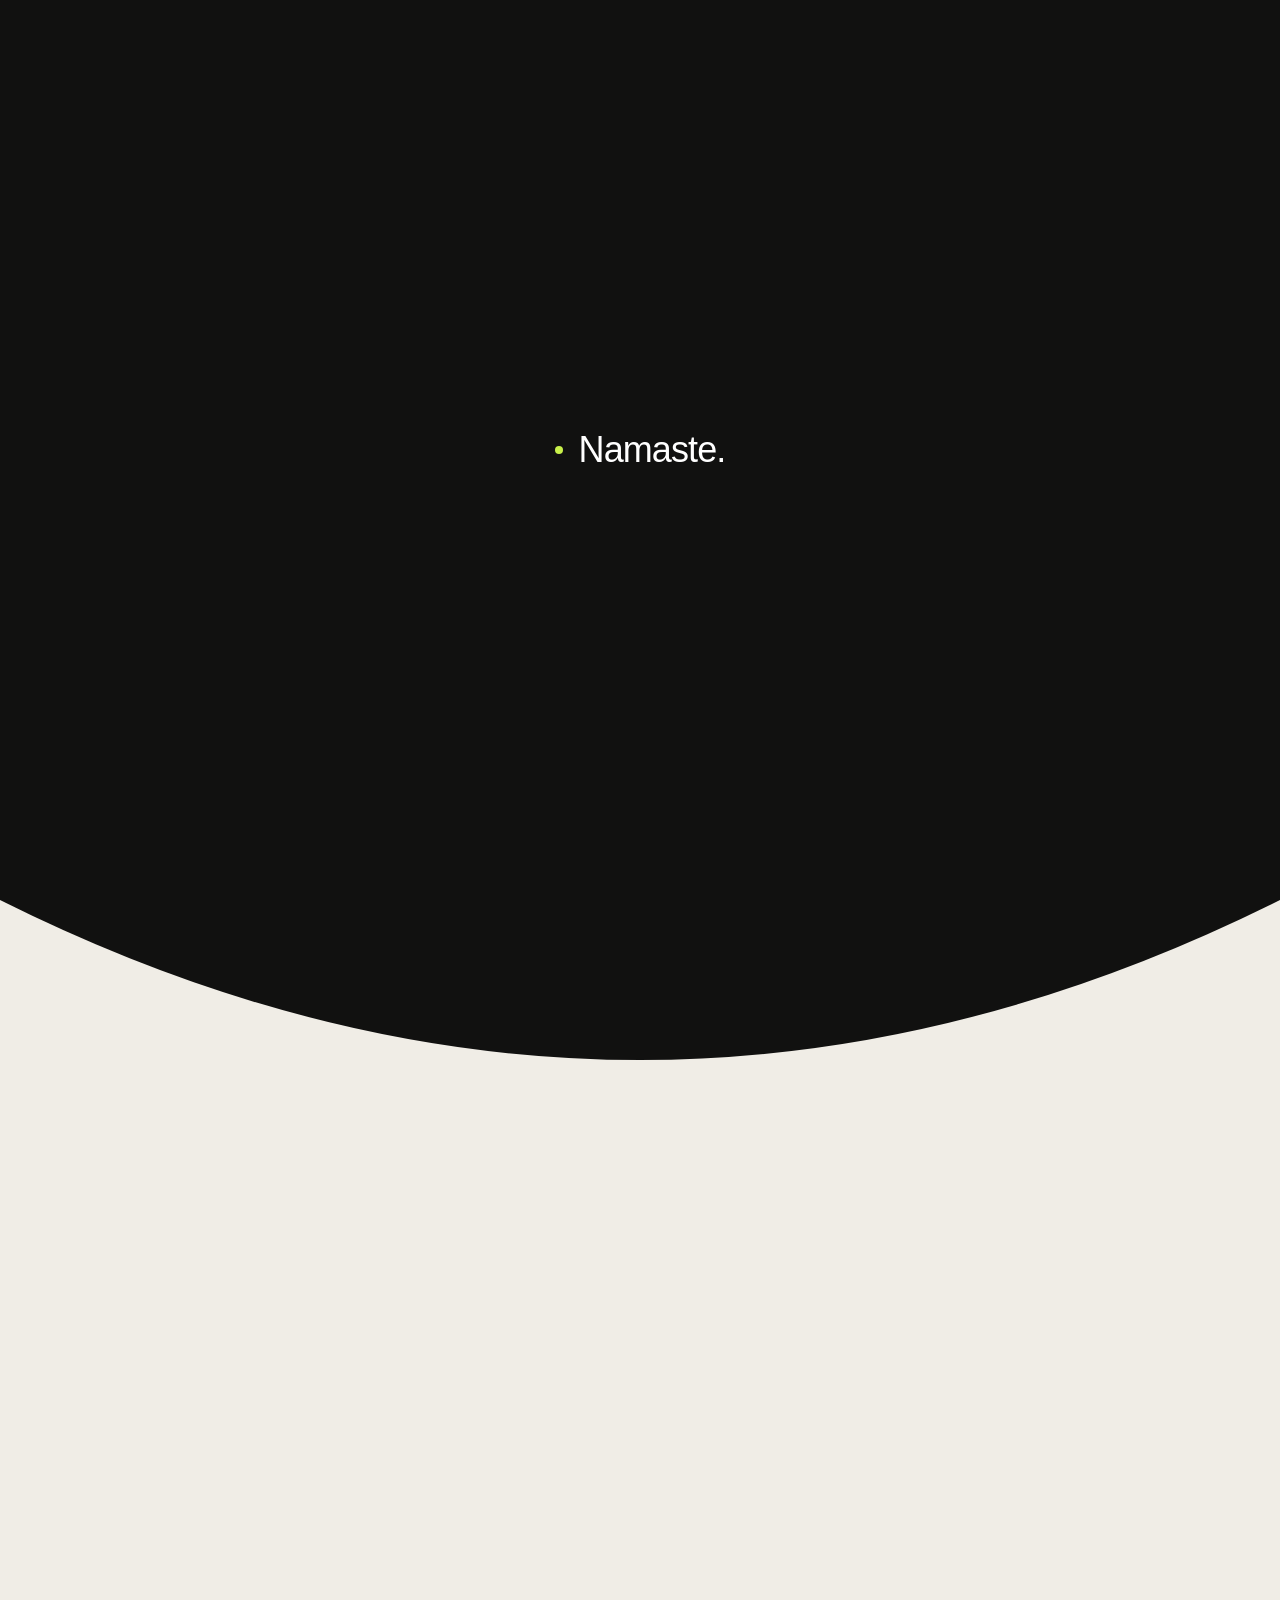
<file: index.html>
<!DOCTYPE html><!--PsYAzdqVxQj6OvSiWkpQX--><html lang="en"><head><meta charSet="utf-8"/><meta name="viewport" content="width=device-width, initial-scale=1"/><link rel="stylesheet" href="/_next/static/css/e0cf30192ed2599f.css" data-precedence="next"/><link rel="preload" as="script" fetchPriority="low" href="/_next/static/chunks/webpack-4772d34723bd25e0.js"/><script src="/_next/static/chunks/4bd1b696-c023c6e3521b1417.js" async=""></script><script src="/_next/static/chunks/255-dda36e826969d334.js" async=""></script><script src="/_next/static/chunks/main-app-49ab6a4f9f96a604.js" async=""></script><script src="/_next/static/chunks/949-28be4f0ec187ecd5.js" async=""></script><script src="/_next/static/chunks/552-a2b7b592f0f8ec1f.js" async=""></script><script src="/_next/static/chunks/498-54a8318aa3ccecf2.js" async=""></script><script src="/_next/static/chunks/app/page-b6a56fb446e12704.js" async=""></script><link rel="icon" href="/favicon.ico"/><title>Janine Vallente | Portfolio</title><meta name="description" content="Portfolio Website Cebu City, Philippines."/><meta name="author" content="Janine Vallente"/><link rel="icon" href="/favicon.ico"/><script src="/_next/static/chunks/polyfills-42372ed130431b0a.js" noModule=""></script></head><body><div hidden=""><!--$--><!--/$--></div><div class="fixed inset-0 bg-ink z-[100]"></div><!--$--><!--/$--><script src="/_next/static/chunks/webpack-4772d34723bd25e0.js" id="_R_" async=""></script><script>(self.__next_f=self.__next_f||[]).push([0])</script><script>self.__next_f.push([1,"1:\"$Sreact.fragment\"\n2:I[9766,[],\"\"]\n3:I[8924,[],\"\"]\n4:I[1959,[],\"ClientPageRoot\"]\n5:I[5180,[\"949\",\"static/chunks/949-28be4f0ec187ecd5.js\",\"552\",\"static/chunks/552-a2b7b592f0f8ec1f.js\",\"498\",\"static/chunks/498-54a8318aa3ccecf2.js\",\"974\",\"static/chunks/app/page-b6a56fb446e12704.js\"],\"default\"]\n8:I[4431,[],\"OutletBoundary\"]\na:I[5278,[],\"AsyncMetadataOutlet\"]\nc:I[4431,[],\"ViewportBoundary\"]\ne:I[4431,[],\"MetadataBoundary\"]\nf:\"$Sreact.suspense\"\n11:I[7150,[],\"\"]\n:HL[\"/_next/static/css/e0cf30192ed2599f.css\",\"style\"]\n"])</script><script>self.__next_f.push([1,"0:{\"P\":null,\"b\":\"PsYAzdqVxQj6OvSiWkpQX\",\"p\":\"\",\"c\":[\"\",\"\"],\"i\":false,\"f\":[[[\"\",{\"children\":[\"__PAGE__\",{}]},\"$undefined\",\"$undefined\",true],[\"\",[\"$\",\"$1\",\"c\",{\"children\":[[[\"$\",\"link\",\"0\",{\"rel\":\"stylesheet\",\"href\":\"/_next/static/css/e0cf30192ed2599f.css\",\"precedence\":\"next\",\"crossOrigin\":\"$undefined\",\"nonce\":\"$undefined\"}]],[\"$\",\"html\",null,{\"lang\":\"en\",\"children\":[[\"$\",\"head\",null,{\"children\":[\"$\",\"link\",null,{\"rel\":\"icon\",\"href\":\"/favicon.ico\"}]}],[\"$\",\"body\",null,{\"children\":[\"$\",\"$L2\",null,{\"parallelRouterKey\":\"children\",\"error\":\"$undefined\",\"errorStyles\":\"$undefined\",\"errorScripts\":\"$undefined\",\"template\":[\"$\",\"$L3\",null,{}],\"templateStyles\":\"$undefined\",\"templateScripts\":\"$undefined\",\"notFound\":[[[\"$\",\"title\",null,{\"children\":\"404: This page could not be found.\"}],[\"$\",\"div\",null,{\"style\":{\"fontFamily\":\"system-ui,\\\"Segoe UI\\\",Roboto,Helvetica,Arial,sans-serif,\\\"Apple Color Emoji\\\",\\\"Segoe UI Emoji\\\"\",\"height\":\"100vh\",\"textAlign\":\"center\",\"display\":\"flex\",\"flexDirection\":\"column\",\"alignItems\":\"center\",\"justifyContent\":\"center\"},\"children\":[\"$\",\"div\",null,{\"children\":[[\"$\",\"style\",null,{\"dangerouslySetInnerHTML\":{\"__html\":\"body{color:#000;background:#fff;margin:0}.next-error-h1{border-right:1px solid rgba(0,0,0,.3)}@media (prefers-color-scheme:dark){body{color:#fff;background:#000}.next-error-h1{border-right:1px solid rgba(255,255,255,.3)}}\"}}],[\"$\",\"h1\",null,{\"className\":\"next-error-h1\",\"style\":{\"display\":\"inline-block\",\"margin\":\"0 20px 0 0\",\"padding\":\"0 23px 0 0\",\"fontSize\":24,\"fontWeight\":500,\"verticalAlign\":\"top\",\"lineHeight\":\"49px\"},\"children\":404}],[\"$\",\"div\",null,{\"style\":{\"display\":\"inline-block\"},\"children\":[\"$\",\"h2\",null,{\"style\":{\"fontSize\":14,\"fontWeight\":400,\"lineHeight\":\"49px\",\"margin\":0},\"children\":\"This page could not be found.\"}]}]]}]}]],[]],\"forbidden\":\"$undefined\",\"unauthorized\":\"$undefined\"}]}]]}]]}],{\"children\":[\"__PAGE__\",[\"$\",\"$1\",\"c\",{\"children\":[[\"$\",\"$L4\",null,{\"Component\":\"$5\",\"searchParams\":{},\"params\":{},\"promises\":[\"$@6\",\"$@7\"]}],null,[\"$\",\"$L8\",null,{\"children\":[\"$L9\",[\"$\",\"$La\",null,{\"promise\":\"$@b\"}]]}]]}],{},null,false]},null,false],[\"$\",\"$1\",\"h\",{\"children\":[null,[[\"$\",\"$Lc\",null,{\"children\":\"$Ld\"}],null],[\"$\",\"$Le\",null,{\"children\":[\"$\",\"div\",null,{\"hidden\":true,\"children\":[\"$\",\"$f\",null,{\"fallback\":null,\"children\":\"$L10\"}]}]}]]}],false]],\"m\":\"$undefined\",\"G\":[\"$11\",[]],\"s\":false,\"S\":true}\n"])</script><script>self.__next_f.push([1,"6:{}\n7:\"$0:f:0:1:2:children:1:props:children:0:props:params\"\n"])</script><script>self.__next_f.push([1,"d:[[\"$\",\"meta\",\"0\",{\"charSet\":\"utf-8\"}],[\"$\",\"meta\",\"1\",{\"name\":\"viewport\",\"content\":\"width=device-width, initial-scale=1\"}]]\n9:null\n"])</script><script>self.__next_f.push([1,"12:I[622,[],\"IconMark\"]\nb:{\"metadata\":[[\"$\",\"title\",\"0\",{\"children\":\"Janine Vallente | Portfolio\"}],[\"$\",\"meta\",\"1\",{\"name\":\"description\",\"content\":\"Portfolio Website Cebu City, Philippines.\"}],[\"$\",\"meta\",\"2\",{\"name\":\"author\",\"content\":\"Janine Vallente\"}],[\"$\",\"link\",\"3\",{\"rel\":\"icon\",\"href\":\"/favicon.ico\"}],[\"$\",\"$L12\",\"4\",{}]],\"error\":null,\"digest\":\"$undefined\"}\n"])</script><script>self.__next_f.push([1,"10:\"$b:metadata\"\n"])</script></body></html>
</file>
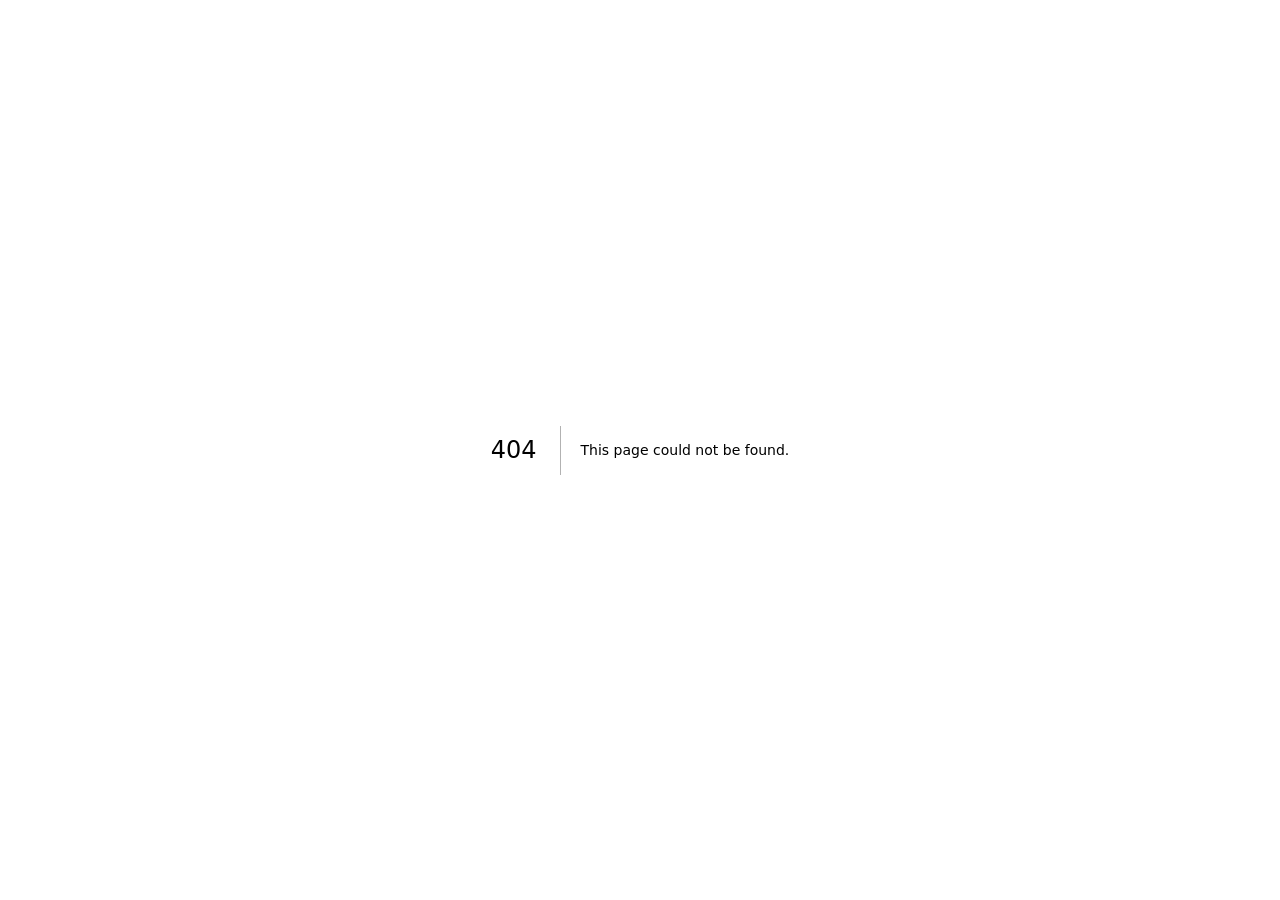
<file: 404/index.html>
<!DOCTYPE html><!--PsYAzdqVxQj6OvSiWkpQX--><html lang="en"><head><meta charSet="utf-8"/><meta name="viewport" content="width=device-width, initial-scale=1"/><link rel="stylesheet" href="/_next/static/css/e0cf30192ed2599f.css" data-precedence="next"/><link rel="preload" as="script" fetchPriority="low" href="/_next/static/chunks/webpack-4772d34723bd25e0.js"/><script src="/_next/static/chunks/4bd1b696-c023c6e3521b1417.js" async=""></script><script src="/_next/static/chunks/255-dda36e826969d334.js" async=""></script><script src="/_next/static/chunks/main-app-49ab6a4f9f96a604.js" async=""></script><meta name="robots" content="noindex"/><link rel="icon" href="/favicon.ico"/><title>404: This page could not be found.</title><title>Janine Vallente | Portfolio</title><meta name="description" content="Portfolio Website Cebu City, Philippines."/><meta name="author" content="Janine Vallente"/><link rel="icon" href="/favicon.ico"/><script src="/_next/static/chunks/polyfills-42372ed130431b0a.js" noModule=""></script></head><body><div hidden=""><!--$--><!--/$--></div><div style="font-family:system-ui,&quot;Segoe UI&quot;,Roboto,Helvetica,Arial,sans-serif,&quot;Apple Color Emoji&quot;,&quot;Segoe UI Emoji&quot;;height:100vh;text-align:center;display:flex;flex-direction:column;align-items:center;justify-content:center"><div><style>body{color:#000;background:#fff;margin:0}.next-error-h1{border-right:1px solid rgba(0,0,0,.3)}@media (prefers-color-scheme:dark){body{color:#fff;background:#000}.next-error-h1{border-right:1px solid rgba(255,255,255,.3)}}</style><h1 class="next-error-h1" style="display:inline-block;margin:0 20px 0 0;padding:0 23px 0 0;font-size:24px;font-weight:500;vertical-align:top;line-height:49px">404</h1><div style="display:inline-block"><h2 style="font-size:14px;font-weight:400;line-height:49px;margin:0">This page could not be found.</h2></div></div></div><!--$--><!--/$--><script src="/_next/static/chunks/webpack-4772d34723bd25e0.js" id="_R_" async=""></script><script>(self.__next_f=self.__next_f||[]).push([0])</script><script>self.__next_f.push([1,"1:\"$Sreact.fragment\"\n2:I[9766,[],\"\"]\n3:I[8924,[],\"\"]\n4:I[4431,[],\"OutletBoundary\"]\n6:I[5278,[],\"AsyncMetadataOutlet\"]\n8:I[4431,[],\"ViewportBoundary\"]\na:I[4431,[],\"MetadataBoundary\"]\nb:\"$Sreact.suspense\"\nd:I[7150,[],\"\"]\n:HL[\"/_next/static/css/e0cf30192ed2599f.css\",\"style\"]\n"])</script><script>self.__next_f.push([1,"0:{\"P\":null,\"b\":\"PsYAzdqVxQj6OvSiWkpQX\",\"p\":\"\",\"c\":[\"\",\"_not-found\",\"\"],\"i\":false,\"f\":[[[\"\",{\"children\":[\"/_not-found\",{\"children\":[\"__PAGE__\",{}]}]},\"$undefined\",\"$undefined\",true],[\"\",[\"$\",\"$1\",\"c\",{\"children\":[[[\"$\",\"link\",\"0\",{\"rel\":\"stylesheet\",\"href\":\"/_next/static/css/e0cf30192ed2599f.css\",\"precedence\":\"next\",\"crossOrigin\":\"$undefined\",\"nonce\":\"$undefined\"}]],[\"$\",\"html\",null,{\"lang\":\"en\",\"children\":[[\"$\",\"head\",null,{\"children\":[\"$\",\"link\",null,{\"rel\":\"icon\",\"href\":\"/favicon.ico\"}]}],[\"$\",\"body\",null,{\"children\":[\"$\",\"$L2\",null,{\"parallelRouterKey\":\"children\",\"error\":\"$undefined\",\"errorStyles\":\"$undefined\",\"errorScripts\":\"$undefined\",\"template\":[\"$\",\"$L3\",null,{}],\"templateStyles\":\"$undefined\",\"templateScripts\":\"$undefined\",\"notFound\":\"$undefined\",\"forbidden\":\"$undefined\",\"unauthorized\":\"$undefined\"}]}]]}]]}],{\"children\":[\"/_not-found\",[\"$\",\"$1\",\"c\",{\"children\":[null,[\"$\",\"$L2\",null,{\"parallelRouterKey\":\"children\",\"error\":\"$undefined\",\"errorStyles\":\"$undefined\",\"errorScripts\":\"$undefined\",\"template\":[\"$\",\"$L3\",null,{}],\"templateStyles\":\"$undefined\",\"templateScripts\":\"$undefined\",\"notFound\":\"$undefined\",\"forbidden\":\"$undefined\",\"unauthorized\":\"$undefined\"}]]}],{\"children\":[\"__PAGE__\",[\"$\",\"$1\",\"c\",{\"children\":[[[\"$\",\"title\",null,{\"children\":\"404: This page could not be found.\"}],[\"$\",\"div\",null,{\"style\":{\"fontFamily\":\"system-ui,\\\"Segoe UI\\\",Roboto,Helvetica,Arial,sans-serif,\\\"Apple Color Emoji\\\",\\\"Segoe UI Emoji\\\"\",\"height\":\"100vh\",\"textAlign\":\"center\",\"display\":\"flex\",\"flexDirection\":\"column\",\"alignItems\":\"center\",\"justifyContent\":\"center\"},\"children\":[\"$\",\"div\",null,{\"children\":[[\"$\",\"style\",null,{\"dangerouslySetInnerHTML\":{\"__html\":\"body{color:#000;background:#fff;margin:0}.next-error-h1{border-right:1px solid rgba(0,0,0,.3)}@media (prefers-color-scheme:dark){body{color:#fff;background:#000}.next-error-h1{border-right:1px solid rgba(255,255,255,.3)}}\"}}],[\"$\",\"h1\",null,{\"className\":\"next-error-h1\",\"style\":{\"display\":\"inline-block\",\"margin\":\"0 20px 0 0\",\"padding\":\"0 23px 0 0\",\"fontSize\":24,\"fontWeight\":500,\"verticalAlign\":\"top\",\"lineHeight\":\"49px\"},\"children\":404}],[\"$\",\"div\",null,{\"style\":{\"display\":\"inline-block\"},\"children\":[\"$\",\"h2\",null,{\"style\":{\"fontSize\":14,\"fontWeight\":400,\"lineHeight\":\"49px\",\"margin\":0},\"children\":\"This page could not be found.\"}]}]]}]}]],null,[\"$\",\"$L4\",null,{\"children\":[\"$L5\",[\"$\",\"$L6\",null,{\"promise\":\"$@7\"}]]}]]}],{},null,false]},null,false]},null,false],[\"$\",\"$1\",\"h\",{\"children\":[[\"$\",\"meta\",null,{\"name\":\"robots\",\"content\":\"noindex\"}],[[\"$\",\"$L8\",null,{\"children\":\"$L9\"}],null],[\"$\",\"$La\",null,{\"children\":[\"$\",\"div\",null,{\"hidden\":true,\"children\":[\"$\",\"$b\",null,{\"fallback\":null,\"children\":\"$Lc\"}]}]}]]}],false]],\"m\":\"$undefined\",\"G\":[\"$d\",[]],\"s\":false,\"S\":true}\n"])</script><script>self.__next_f.push([1,"9:[[\"$\",\"meta\",\"0\",{\"charSet\":\"utf-8\"}],[\"$\",\"meta\",\"1\",{\"name\":\"viewport\",\"content\":\"width=device-width, initial-scale=1\"}]]\n5:null\n"])</script><script>self.__next_f.push([1,"e:I[622,[],\"IconMark\"]\n7:{\"metadata\":[[\"$\",\"title\",\"0\",{\"children\":\"Janine Vallente | Portfolio\"}],[\"$\",\"meta\",\"1\",{\"name\":\"description\",\"content\":\"Portfolio Website Cebu City, Philippines.\"}],[\"$\",\"meta\",\"2\",{\"name\":\"author\",\"content\":\"Janine Vallente\"}],[\"$\",\"link\",\"3\",{\"rel\":\"icon\",\"href\":\"/favicon.ico\"}],[\"$\",\"$Le\",\"4\",{}]],\"error\":null,\"digest\":\"$undefined\"}\n"])</script><script>self.__next_f.push([1,"c:\"$7:metadata\"\n"])</script></body></html>
</file>
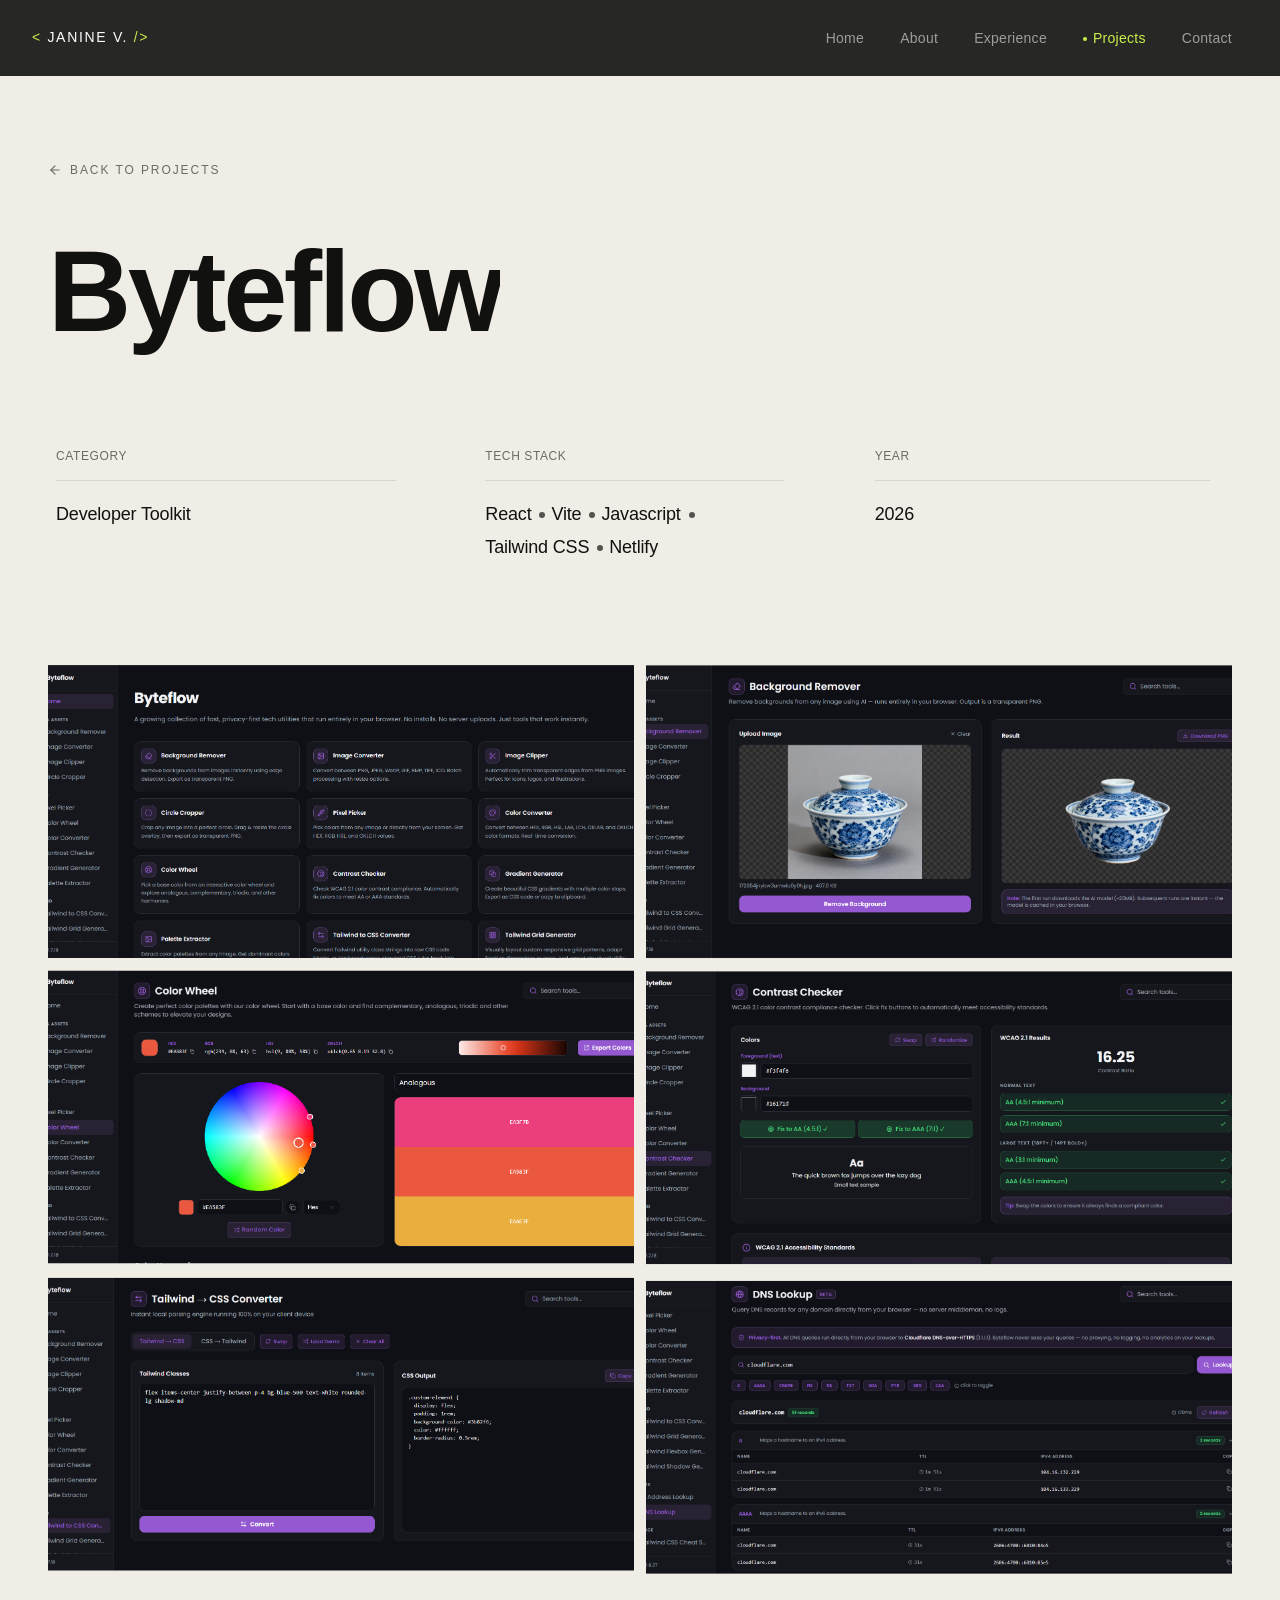
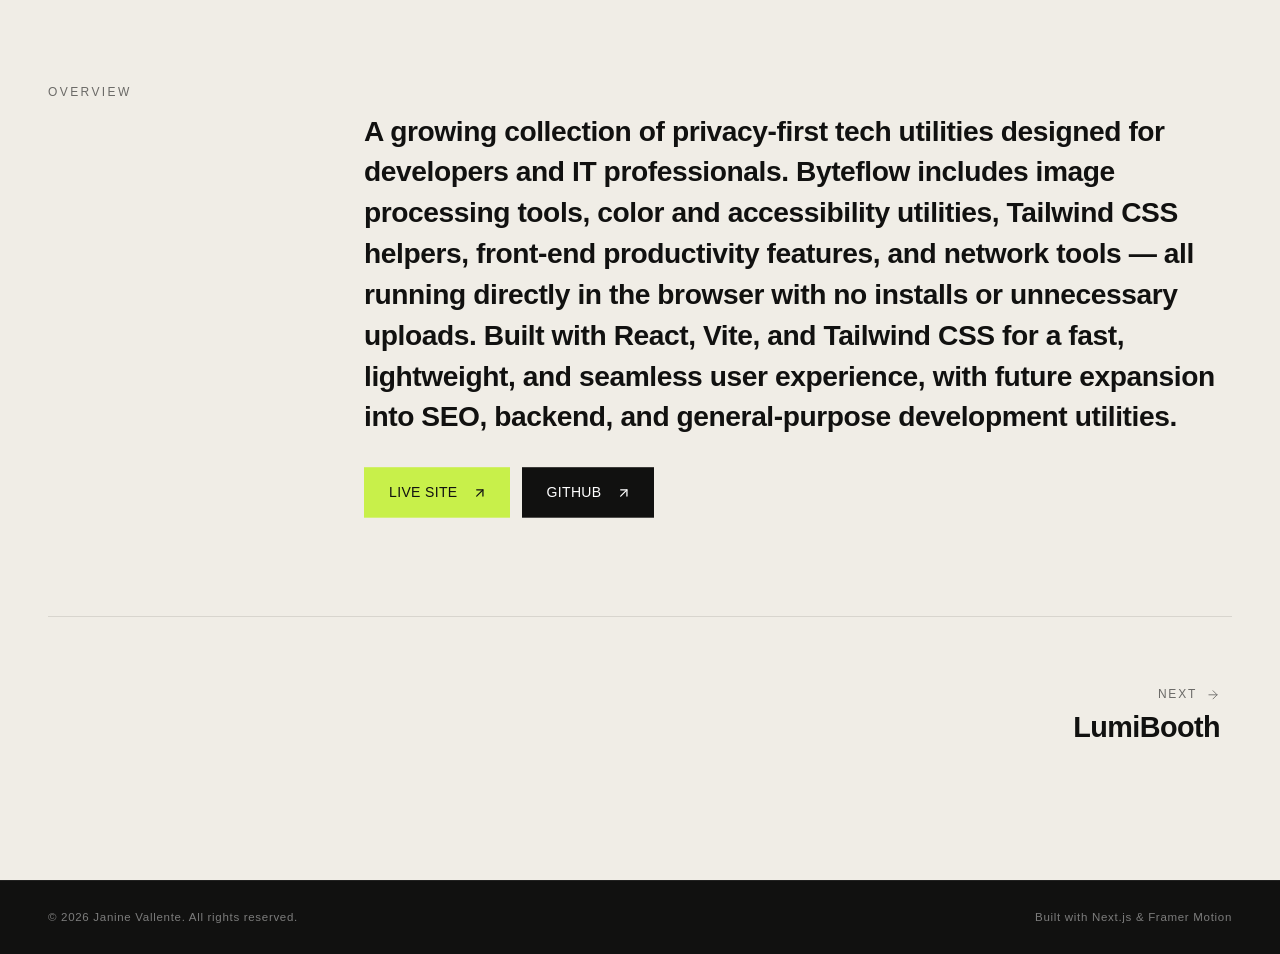
<file: projects/01/index.html>
<!DOCTYPE html><!--PsYAzdqVxQj6OvSiWkpQX--><html lang="en"><head><meta charSet="utf-8"/><meta name="viewport" content="width=device-width, initial-scale=1"/><link rel="preload" as="image" href="/_next/static/media/byteflow.66ba91df.webp"/><link rel="preload" as="image" href="/_next/static/media/byteflow2.46c54245.webp"/><link rel="preload" as="image" href="/_next/static/media/byteflow3.06149587.webp"/><link rel="preload" as="image" href="/_next/static/media/byteflow4.624e5ae3.webp"/><link rel="preload" as="image" href="/_next/static/media/byteflow5.58269171.webp"/><link rel="preload" as="image" href="/_next/static/media/byteflow6.77520579.webp"/><link rel="stylesheet" href="/_next/static/css/e0cf30192ed2599f.css" data-precedence="next"/><link rel="preload" as="script" fetchPriority="low" href="/_next/static/chunks/webpack-4772d34723bd25e0.js"/><script src="/_next/static/chunks/4bd1b696-c023c6e3521b1417.js" async=""></script><script src="/_next/static/chunks/255-dda36e826969d334.js" async=""></script><script src="/_next/static/chunks/main-app-49ab6a4f9f96a604.js" async=""></script><script src="/_next/static/chunks/949-28be4f0ec187ecd5.js" async=""></script><script src="/_next/static/chunks/933-e82fae8afd6f1f20.js" async=""></script><script src="/_next/static/chunks/498-54a8318aa3ccecf2.js" async=""></script><script src="/_next/static/chunks/app/projects/%5Bslug%5D/page-3b672890dcdfa17e.js" async=""></script><link rel="icon" href="/favicon.ico"/><title>Janine Vallente | Portfolio</title><meta name="description" content="Portfolio Website Cebu City, Philippines."/><meta name="author" content="Janine Vallente"/><link rel="icon" href="/favicon.ico"/><script src="/_next/static/chunks/polyfills-42372ed130431b0a.js" noModule=""></script></head><body><div hidden=""><!--$--><!--/$--></div><div class="fixed inset-0 z-[200] origin-top bg-ink" style="transform:none"></div><nav class="fixed top-0 inset-x-0 z-50 transition-all duration-500 py-5 px-8 bg-ink/90 backdrop-blur-[14px]"><div class="max-w-[1400px] mx-auto flex items-center justify-between"><button class="group flex items-center gap-0.5 cursor-pointer"><span class="font-display text-sm uppercase tracking-widest-2 text-white leading-none overflow-hidden h-[1.1em]"><span class="block transition-transform duration-500 ease-expo-out"><span class="text-accent">&lt;</span> <!-- -->Janine<!-- --> V.<!-- --> <span class="text-accent">/&gt;</span></span></span></button><ul class="hidden md:flex items-center gap-1"><li><button class="relative px-4 py-2 text-sm cursor-pointer group overflow-hidden font-body tracking-[0.02em]"><span class="transition-colors duration-200 text-white/55">Home</span></button></li><li><button class="relative px-4 py-2 text-sm cursor-pointer group overflow-hidden font-body tracking-[0.02em]"><span class="transition-colors duration-200 text-white/55">About</span></button></li><li><button class="relative px-4 py-2 text-sm cursor-pointer group overflow-hidden font-body tracking-[0.02em]"><span class="transition-colors duration-200 text-white/55">Experience</span></button></li><li><button class="relative px-4 py-2 text-sm cursor-pointer group overflow-hidden font-body tracking-[0.02em]"><span class="transition-colors duration-200 text-accent"><span class="inline-block w-1 h-1 rounded-full mr-1.5 mb-0.5 bg-accent"></span>Projects</span></button></li><li><button class="relative px-4 py-2 text-sm cursor-pointer group overflow-hidden font-body tracking-[0.02em]"><span class="transition-colors duration-200 text-white/55">Contact</span></button></li></ul><button class="md:hidden relative w-6 h-5 flex flex-col justify-between cursor-pointer z-[60]" aria-label="Open menu"><span class="block h-px w-full bg-white origin-center"></span><span class="block h-px w-full bg-white"></span><span class="block h-px w-full bg-white origin-center"></span></button></div></nav><main class="min-h-screen bg-bg"><div class="max-w-[1400px] mx-auto px-8 md:px-12 pt-32 md:pt-40 pb-0"><div class="mb-14" style="opacity:0;transform:translateX(-10px)"><button class="inline-flex items-center gap-2 font-body text-xs tracking-widest-3 uppercase text-ink-muted transition-all duration-200 hover:gap-3 hover:text-ink hover:underline hover:decoration-black"><svg xmlns="http://www.w3.org/2000/svg" width="14" height="14" viewBox="0 0 24 24" fill="none" stroke="currentColor" stroke-width="2" stroke-linecap="round" stroke-linejoin="round" class="lucide lucide-arrow-left" aria-hidden="true"><path d="m12 19-7-7 7-7"></path><path d="M19 12H5"></path></svg> Back to Projects</button></div><div class="mb-16 md:mb-20"><span class="font-display font-bold text-ink text-[clamp(3rem,9vw,9rem)] tracking-[-0.03em] leading-[0.9]" style="display:block"><span style="display:inline-block;overflow:hidden;vertical-align:bottom;padding-bottom:0.2em;margin-bottom:-0.2em"><span style="display:inline-block;opacity:0;transform:translateY(110%)">Byteflow</span></span></span></div><div class="grid grid-cols-1 md:grid-cols-3 gap-0 px-2"><div class="py-6 md:pr-10"><p class="font-body font-medium text-xs tracking-[0.05em] uppercase mb-4 text-ink-muted" style="opacity:0;transform:translateY(6px)">Category</p><div class="overflow-hidden h-px w-full"><div class="h-full w-full bg-border origin-left" style="transform:scaleX(0)"></div></div><p class="mt-5 font-display font-medium text-ink text-[clamp(1rem,1.5vw,1.125rem)] tracking-[-0.01em]" style="opacity:0;transform:translateY(8px)">Developer Toolkit</p></div><div class="py-6 md:px-10"><p class="font-body font-medium text-xs tracking-[0.05em] uppercase mb-4 text-ink-muted" style="opacity:0;transform:translateY(6px)">Tech Stack</p><div class="overflow-hidden h-px w-full"><div class="h-full w-full bg-border origin-left" style="transform:scaleX(0)"></div></div><div class="mt-5 flex flex-wrap gap-1.5" style="opacity:0;transform:translateY(8px)"><span class="font-display font-medium text-ink text-[clamp(1rem,1.5vw,1.125rem)] tracking-[-0.01em]">React<span class="inline-block w-1.5 h-1.5 bg-ink/70 rounded-full ml-2 mb-0.5"></span></span><span class="font-display font-medium text-ink text-[clamp(1rem,1.5vw,1.125rem)] tracking-[-0.01em]">Vite<span class="inline-block w-1.5 h-1.5 bg-ink/70 rounded-full ml-2 mb-0.5"></span></span><span class="font-display font-medium text-ink text-[clamp(1rem,1.5vw,1.125rem)] tracking-[-0.01em]">Javascript<span class="inline-block w-1.5 h-1.5 bg-ink/70 rounded-full ml-2 mb-0.5"></span></span><span class="font-display font-medium text-ink text-[clamp(1rem,1.5vw,1.125rem)] tracking-[-0.01em]">Tailwind CSS<span class="inline-block w-1.5 h-1.5 bg-ink/70 rounded-full ml-2 mb-0.5"></span></span><span class="font-display font-medium text-ink text-[clamp(1rem,1.5vw,1.125rem)] tracking-[-0.01em]">Netlify</span></div></div><div class="py-6 md:pl-10"><p class="font-body font-medium text-xs tracking-[0.05em] uppercase mb-4 text-ink-muted" style="opacity:0;transform:translateY(6px)">Year</p><div class="overflow-hidden h-px w-full"><div class="h-full w-full bg-border origin-left" style="transform:scaleX(0)"></div></div><p class="mt-5 font-display font-medium text-ink text-[clamp(1rem,1.5vw,1.125rem)] tracking-[-0.01em]" style="opacity:0;transform:translateY(8px)">2026</p></div></div></div><div class="mt-16 md:mt-20 px-4 sm:px-8 md:px-12 max-w-[1400px] mx-auto"><div class="grid grid-cols-1 md:grid-cols-2 gap-2 sm:gap-3"><div class="relative overflow-hidden cursor-pointer group" style="aspect-ratio:2/1;opacity:0;transform:translateY(24px)"><img src="/_next/static/media/byteflow.66ba91df.webp" alt="Byteflow screenshot 1" class="w-full h-full object-cover object-top transition-transform duration-300 group-hover:scale-105"/><div class="absolute inset-0 bg-black/50 opacity-0 group-hover:opacity-100 transition-opacity duration-300 flex items-center justify-center"><div class="bg-white/20 backdrop-blur-sm rounded-full p-2"><svg xmlns="http://www.w3.org/2000/svg" width="24" height="24" viewBox="0 0 24 24" fill="none" stroke="white" stroke-width="2" stroke-linecap="round" stroke-linejoin="round"><circle cx="11" cy="11" r="8"></circle><line x1="21" y1="21" x2="16.65" y2="16.65"></line><line x1="11" y1="8" x2="11" y2="14"></line><line x1="8" y1="11" x2="14" y2="11"></line></svg></div></div></div><div class="relative overflow-hidden cursor-pointer group" style="aspect-ratio:2/1;opacity:0;transform:translateY(24px)"><img src="/_next/static/media/byteflow2.46c54245.webp" alt="Byteflow screenshot 2" class="w-full h-full object-cover object-top transition-transform duration-300 group-hover:scale-105"/><div class="absolute inset-0 bg-black/50 opacity-0 group-hover:opacity-100 transition-opacity duration-300 flex items-center justify-center"><div class="bg-white/20 backdrop-blur-sm rounded-full p-2"><svg xmlns="http://www.w3.org/2000/svg" width="24" height="24" viewBox="0 0 24 24" fill="none" stroke="white" stroke-width="2" stroke-linecap="round" stroke-linejoin="round"><circle cx="11" cy="11" r="8"></circle><line x1="21" y1="21" x2="16.65" y2="16.65"></line><line x1="11" y1="8" x2="11" y2="14"></line><line x1="8" y1="11" x2="14" y2="11"></line></svg></div></div></div><div class="relative overflow-hidden cursor-pointer group" style="aspect-ratio:2/1;opacity:0;transform:translateY(24px)"><img src="/_next/static/media/byteflow3.06149587.webp" alt="Byteflow screenshot 3" class="w-full h-full object-cover object-top transition-transform duration-300 group-hover:scale-105"/><div class="absolute inset-0 bg-black/50 opacity-0 group-hover:opacity-100 transition-opacity duration-300 flex items-center justify-center"><div class="bg-white/20 backdrop-blur-sm rounded-full p-2"><svg xmlns="http://www.w3.org/2000/svg" width="24" height="24" viewBox="0 0 24 24" fill="none" stroke="white" stroke-width="2" stroke-linecap="round" stroke-linejoin="round"><circle cx="11" cy="11" r="8"></circle><line x1="21" y1="21" x2="16.65" y2="16.65"></line><line x1="11" y1="8" x2="11" y2="14"></line><line x1="8" y1="11" x2="14" y2="11"></line></svg></div></div></div><div class="relative overflow-hidden cursor-pointer group" style="aspect-ratio:2/1;opacity:0;transform:translateY(24px)"><img src="/_next/static/media/byteflow4.624e5ae3.webp" alt="Byteflow screenshot 4" class="w-full h-full object-cover object-top transition-transform duration-300 group-hover:scale-105"/><div class="absolute inset-0 bg-black/50 opacity-0 group-hover:opacity-100 transition-opacity duration-300 flex items-center justify-center"><div class="bg-white/20 backdrop-blur-sm rounded-full p-2"><svg xmlns="http://www.w3.org/2000/svg" width="24" height="24" viewBox="0 0 24 24" fill="none" stroke="white" stroke-width="2" stroke-linecap="round" stroke-linejoin="round"><circle cx="11" cy="11" r="8"></circle><line x1="21" y1="21" x2="16.65" y2="16.65"></line><line x1="11" y1="8" x2="11" y2="14"></line><line x1="8" y1="11" x2="14" y2="11"></line></svg></div></div></div><div class="relative overflow-hidden cursor-pointer group" style="aspect-ratio:2/1;opacity:0;transform:translateY(24px)"><img src="/_next/static/media/byteflow5.58269171.webp" alt="Byteflow screenshot 5" class="w-full h-full object-cover object-top transition-transform duration-300 group-hover:scale-105"/><div class="absolute inset-0 bg-black/50 opacity-0 group-hover:opacity-100 transition-opacity duration-300 flex items-center justify-center"><div class="bg-white/20 backdrop-blur-sm rounded-full p-2"><svg xmlns="http://www.w3.org/2000/svg" width="24" height="24" viewBox="0 0 24 24" fill="none" stroke="white" stroke-width="2" stroke-linecap="round" stroke-linejoin="round"><circle cx="11" cy="11" r="8"></circle><line x1="21" y1="21" x2="16.65" y2="16.65"></line><line x1="11" y1="8" x2="11" y2="14"></line><line x1="8" y1="11" x2="14" y2="11"></line></svg></div></div></div><div class="relative overflow-hidden cursor-pointer group" style="aspect-ratio:2/1;opacity:0;transform:translateY(24px)"><img src="/_next/static/media/byteflow6.77520579.webp" alt="Byteflow screenshot 6" class="w-full h-full object-cover object-top transition-transform duration-300 group-hover:scale-105"/><div class="absolute inset-0 bg-black/50 opacity-0 group-hover:opacity-100 transition-opacity duration-300 flex items-center justify-center"><div class="bg-white/20 backdrop-blur-sm rounded-full p-2"><svg xmlns="http://www.w3.org/2000/svg" width="24" height="24" viewBox="0 0 24 24" fill="none" stroke="white" stroke-width="2" stroke-linecap="round" stroke-linejoin="round"><circle cx="11" cy="11" r="8"></circle><line x1="21" y1="21" x2="16.65" y2="16.65"></line><line x1="11" y1="8" x2="11" y2="14"></line><line x1="8" y1="11" x2="14" y2="11"></line></svg></div></div></div></div></div><div class="max-w-[1400px] mx-auto px-8 md:px-12 py-20 md:py-28"><div class="grid grid-cols-1 lg:grid-cols-[220px_1fr] gap-10 lg:gap-24 mb-12 md:mb-16"><div class="" style="opacity:0"><p class="font-body text-xs tracking-widest-5 uppercase pt-1 text-ink-muted">Overview</p></div><div><div style="opacity:0;transform:translateY(32px)"><p class="font-display font-semibold text-ink text-[clamp(1.25rem,2.2vw,1.9rem)] leading-[1.45] tracking-[-0.015em]">A growing collection of privacy-first tech utilities designed for developers and IT professionals. Byteflow includes image processing tools, color and accessibility utilities, Tailwind CSS helpers, front-end productivity features, and network tools — all running directly in the browser with no installs or unnecessary uploads. Built with React, Vite, and Tailwind CSS for a fast, lightweight, and seamless user experience, with future expansion into SEO, backend, and general-purpose development utilities.</p></div><div class="mt-10"><div style="opacity:0;transform:translateY(32px)"><div class="flex flex-col sm:flex-row flex-wrap items-start sm:items-center gap-3 mb-14 md:mb-22"><a href="https://byteflow-tools.netlify.app/" target="_blank" rel="noopener noreferrer" class="bg-accent group inline-flex items-center gap-3 px-4 sm:px-6 py-2.5 sm:py-3.5 border border-accent font-body text-xs sm:text-sm tracking-wide uppercase transition-all duration-300 hover:bg-ink hover:border-ink"><span class="text-ink transition-colors duration-300 group-hover:text-white">Live Site</span><span class="text-ink transition-colors duration-300 group-hover:text-white"><svg xmlns="http://www.w3.org/2000/svg" width="15" height="15" viewBox="0 0 24 24" fill="none" stroke="currentColor" stroke-width="2" stroke-linecap="round" stroke-linejoin="round" class="lucide lucide-arrow-up-right" aria-hidden="true"><path d="M7 7h10v10"></path><path d="M7 17 17 7"></path></svg></span></a><a href="https://github.com/janinevallente/byteflow" target="_blank" rel="noopener noreferrer" class="bg-ink group inline-flex items-center gap-3 px-4 sm:px-6 py-2.5 sm:py-3.5 border border-ink font-body text-xs sm:text-sm tracking-wide uppercase transition-all duration-300 hover:bg-bg hover:border-ink"><span class="text-white transition-colors duration-300 group-hover:text-ink">Github</span><span class="text-white transition-colors duration-300 group-hover:text-ink"><svg xmlns="http://www.w3.org/2000/svg" width="15" height="15" viewBox="0 0 24 24" fill="none" stroke="currentColor" stroke-width="2" stroke-linecap="round" stroke-linejoin="round" class="lucide lucide-arrow-up-right" aria-hidden="true"><path d="M7 7h10v10"></path><path d="M7 17 17 7"></path></svg></span></a></div></div></div></div></div><div class="pt-7 border-t border-border"><div class="grid grid-cols-1 md:grid-cols-2 gap-0"><div></div><div style="opacity:0;transform:translateY(32px)"><a class="group flex flex-col gap-2 py-8 md:pl-10 md:text-right transition-colors duration-300 hover:bg-ink" href="/projects/02/"><span class="me-3 font-body text-xs tracking-[0.15em] uppercase text-ink-muted transition-colors duration-300 group-hover:text-white/60">Next <svg xmlns="http://www.w3.org/2000/svg" width="14" height="14" viewBox="0 0 24 24" fill="none" stroke="currentColor" stroke-width="1.5" stroke-linecap="round" stroke-linejoin="round" class="lucide lucide-arrow-right inline ml-1" aria-hidden="true"><path d="M5 12h14"></path><path d="m12 5 7 7-7 7"></path></svg></span><span class="me-3 font-display font-bold text-ink text-[clamp(1.25rem,2.5vw,1.8rem)] tracking-[-0.02em] leading-[1.2] transition-colors duration-300 group-hover:text-white">LumiBooth</span></a></div></div></div></div></main><footer class="bg-ink border-t border-white-7 px-8 md:px-12 py-7 flex flex-col md:flex-row items-center justify-between gap-4 font-body text-2xs tracking-[0.06em] text-white/45"><p>© <!-- -->2026<!-- --> <!-- -->Janine Vallente<!-- -->. All rights reserved.</p><p>Built with Next.js &amp; Framer Motion</p></footer><!--$--><!--/$--><script src="/_next/static/chunks/webpack-4772d34723bd25e0.js" id="_R_" async=""></script><script>(self.__next_f=self.__next_f||[]).push([0])</script><script>self.__next_f.push([1,"1:\"$Sreact.fragment\"\n2:I[9766,[],\"\"]\n3:I[8924,[],\"\"]\n5:I[4431,[],\"OutletBoundary\"]\n7:I[5278,[],\"AsyncMetadataOutlet\"]\n9:I[4431,[],\"ViewportBoundary\"]\nb:I[4431,[],\"MetadataBoundary\"]\nc:\"$Sreact.suspense\"\ne:I[7150,[],\"\"]\n:HL[\"/_next/static/css/e0cf30192ed2599f.css\",\"style\"]\n"])</script><script>self.__next_f.push([1,"0:{\"P\":null,\"b\":\"PsYAzdqVxQj6OvSiWkpQX\",\"p\":\"\",\"c\":[\"\",\"projects\",\"01\",\"\"],\"i\":false,\"f\":[[[\"\",{\"children\":[\"projects\",{\"children\":[[\"slug\",\"01\",\"d\"],{\"children\":[\"__PAGE__\",{}]}]}]},\"$undefined\",\"$undefined\",true],[\"\",[\"$\",\"$1\",\"c\",{\"children\":[[[\"$\",\"link\",\"0\",{\"rel\":\"stylesheet\",\"href\":\"/_next/static/css/e0cf30192ed2599f.css\",\"precedence\":\"next\",\"crossOrigin\":\"$undefined\",\"nonce\":\"$undefined\"}]],[\"$\",\"html\",null,{\"lang\":\"en\",\"children\":[[\"$\",\"head\",null,{\"children\":[\"$\",\"link\",null,{\"rel\":\"icon\",\"href\":\"/favicon.ico\"}]}],[\"$\",\"body\",null,{\"children\":[\"$\",\"$L2\",null,{\"parallelRouterKey\":\"children\",\"error\":\"$undefined\",\"errorStyles\":\"$undefined\",\"errorScripts\":\"$undefined\",\"template\":[\"$\",\"$L3\",null,{}],\"templateStyles\":\"$undefined\",\"templateScripts\":\"$undefined\",\"notFound\":[[[\"$\",\"title\",null,{\"children\":\"404: This page could not be found.\"}],[\"$\",\"div\",null,{\"style\":{\"fontFamily\":\"system-ui,\\\"Segoe UI\\\",Roboto,Helvetica,Arial,sans-serif,\\\"Apple Color Emoji\\\",\\\"Segoe UI Emoji\\\"\",\"height\":\"100vh\",\"textAlign\":\"center\",\"display\":\"flex\",\"flexDirection\":\"column\",\"alignItems\":\"center\",\"justifyContent\":\"center\"},\"children\":[\"$\",\"div\",null,{\"children\":[[\"$\",\"style\",null,{\"dangerouslySetInnerHTML\":{\"__html\":\"body{color:#000;background:#fff;margin:0}.next-error-h1{border-right:1px solid rgba(0,0,0,.3)}@media (prefers-color-scheme:dark){body{color:#fff;background:#000}.next-error-h1{border-right:1px solid rgba(255,255,255,.3)}}\"}}],[\"$\",\"h1\",null,{\"className\":\"next-error-h1\",\"style\":{\"display\":\"inline-block\",\"margin\":\"0 20px 0 0\",\"padding\":\"0 23px 0 0\",\"fontSize\":24,\"fontWeight\":500,\"verticalAlign\":\"top\",\"lineHeight\":\"49px\"},\"children\":404}],[\"$\",\"div\",null,{\"style\":{\"display\":\"inline-block\"},\"children\":[\"$\",\"h2\",null,{\"style\":{\"fontSize\":14,\"fontWeight\":400,\"lineHeight\":\"49px\",\"margin\":0},\"children\":\"This page could not be found.\"}]}]]}]}]],[]],\"forbidden\":\"$undefined\",\"unauthorized\":\"$undefined\"}]}]]}]]}],{\"children\":[\"projects\",[\"$\",\"$1\",\"c\",{\"children\":[null,[\"$\",\"$L2\",null,{\"parallelRouterKey\":\"children\",\"error\":\"$undefined\",\"errorStyles\":\"$undefined\",\"errorScripts\":\"$undefined\",\"template\":[\"$\",\"$L3\",null,{}],\"templateStyles\":\"$undefined\",\"templateScripts\":\"$undefined\",\"notFound\":\"$undefined\",\"forbidden\":\"$undefined\",\"unauthorized\":\"$undefined\"}]]}],{\"children\":[[\"slug\",\"01\",\"d\"],[\"$\",\"$1\",\"c\",{\"children\":[null,[\"$\",\"$L2\",null,{\"parallelRouterKey\":\"children\",\"error\":\"$undefined\",\"errorStyles\":\"$undefined\",\"errorScripts\":\"$undefined\",\"template\":[\"$\",\"$L3\",null,{}],\"templateStyles\":\"$undefined\",\"templateScripts\":\"$undefined\",\"notFound\":\"$undefined\",\"forbidden\":\"$undefined\",\"unauthorized\":\"$undefined\"}]]}],{\"children\":[\"__PAGE__\",[\"$\",\"$1\",\"c\",{\"children\":[\"$L4\",null,[\"$\",\"$L5\",null,{\"children\":[\"$L6\",[\"$\",\"$L7\",null,{\"promise\":\"$@8\"}]]}]]}],{},null,false]},null,false]},null,false]},null,false],[\"$\",\"$1\",\"h\",{\"children\":[null,[[\"$\",\"$L9\",null,{\"children\":\"$La\"}],null],[\"$\",\"$Lb\",null,{\"children\":[\"$\",\"div\",null,{\"hidden\":true,\"children\":[\"$\",\"$c\",null,{\"fallback\":null,\"children\":\"$Ld\"}]}]}]]}],false]],\"m\":\"$undefined\",\"G\":[\"$e\",[]],\"s\":false,\"S\":true}\n"])</script><script>self.__next_f.push([1,"f:I[7104,[\"949\",\"static/chunks/949-28be4f0ec187ecd5.js\",\"933\",\"static/chunks/933-e82fae8afd6f1f20.js\",\"498\",\"static/chunks/498-54a8318aa3ccecf2.js\",\"419\",\"static/chunks/app/projects/%5Bslug%5D/page-3b672890dcdfa17e.js\"],\"default\"]\n4:[\"$\",\"$Lf\",null,{\"slug\":\"01\"}]\n"])</script><script>self.__next_f.push([1,"a:[[\"$\",\"meta\",\"0\",{\"charSet\":\"utf-8\"}],[\"$\",\"meta\",\"1\",{\"name\":\"viewport\",\"content\":\"width=device-width, initial-scale=1\"}]]\n6:null\n"])</script><script>self.__next_f.push([1,"10:I[622,[],\"IconMark\"]\n8:{\"metadata\":[[\"$\",\"title\",\"0\",{\"children\":\"Janine Vallente | Portfolio\"}],[\"$\",\"meta\",\"1\",{\"name\":\"description\",\"content\":\"Portfolio Website Cebu City, Philippines.\"}],[\"$\",\"meta\",\"2\",{\"name\":\"author\",\"content\":\"Janine Vallente\"}],[\"$\",\"link\",\"3\",{\"rel\":\"icon\",\"href\":\"/favicon.ico\"}],[\"$\",\"$L10\",\"4\",{}]],\"error\":null,\"digest\":\"$undefined\"}\n"])</script><script>self.__next_f.push([1,"d:\"$8:metadata\"\n"])</script></body></html>
</file>
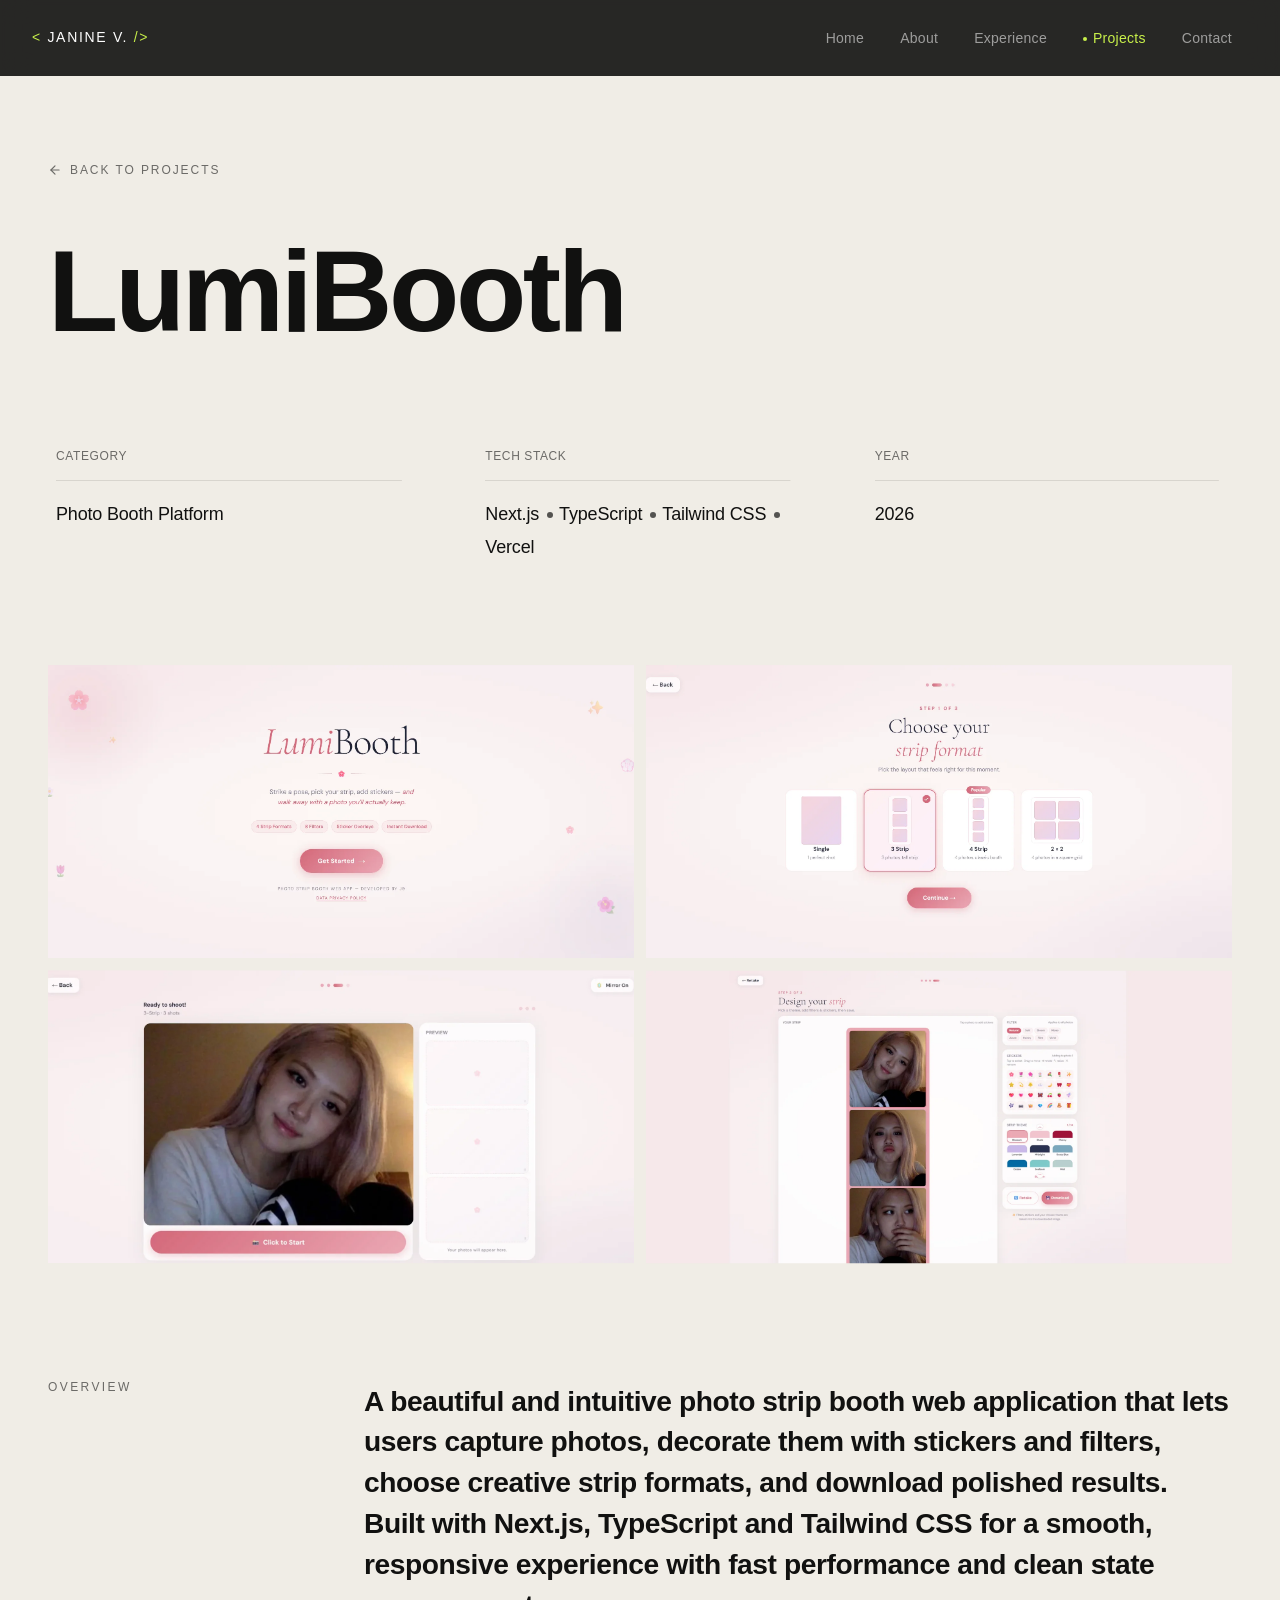
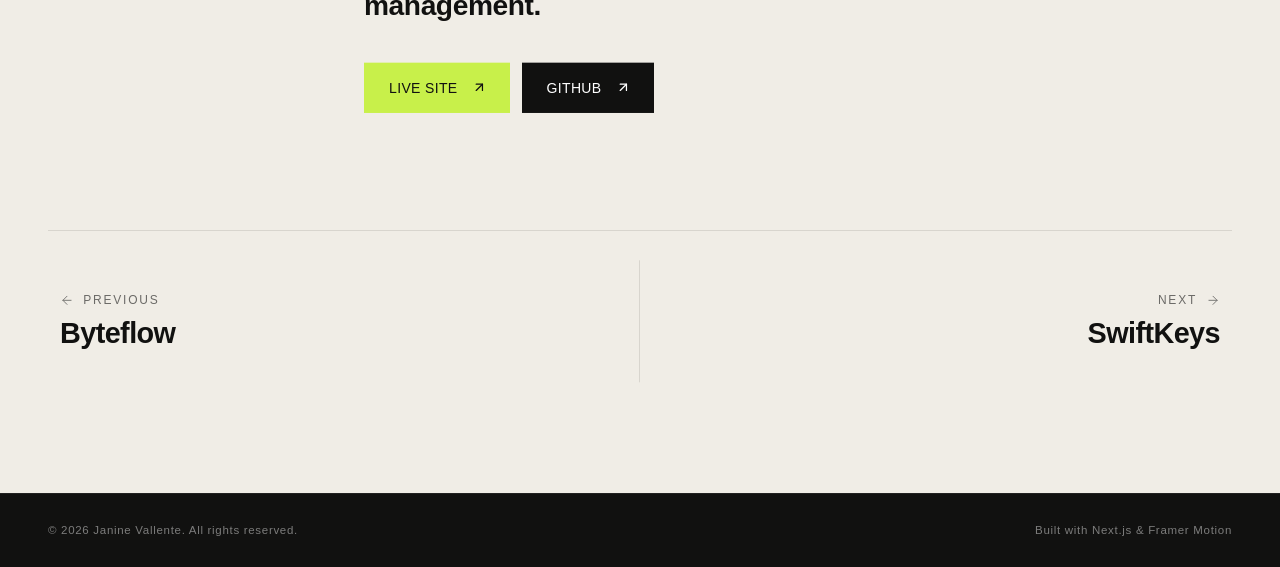
<file: projects/02/index.html>
<!DOCTYPE html><!--PsYAzdqVxQj6OvSiWkpQX--><html lang="en"><head><meta charSet="utf-8"/><meta name="viewport" content="width=device-width, initial-scale=1"/><link rel="preload" as="image" href="/_next/static/media/lumibooth.b50bd156.webp"/><link rel="preload" as="image" href="/_next/static/media/lumibooth2.52b874e3.webp"/><link rel="preload" as="image" href="/_next/static/media/lumibooth3.fb117ed8.webp"/><link rel="preload" as="image" href="/_next/static/media/lumibooth4.54af9e94.webp"/><link rel="stylesheet" href="/_next/static/css/e0cf30192ed2599f.css" data-precedence="next"/><link rel="preload" as="script" fetchPriority="low" href="/_next/static/chunks/webpack-4772d34723bd25e0.js"/><script src="/_next/static/chunks/4bd1b696-c023c6e3521b1417.js" async=""></script><script src="/_next/static/chunks/255-dda36e826969d334.js" async=""></script><script src="/_next/static/chunks/main-app-49ab6a4f9f96a604.js" async=""></script><script src="/_next/static/chunks/949-28be4f0ec187ecd5.js" async=""></script><script src="/_next/static/chunks/933-e82fae8afd6f1f20.js" async=""></script><script src="/_next/static/chunks/498-54a8318aa3ccecf2.js" async=""></script><script src="/_next/static/chunks/app/projects/%5Bslug%5D/page-3b672890dcdfa17e.js" async=""></script><link rel="icon" href="/favicon.ico"/><title>Janine Vallente | Portfolio</title><meta name="description" content="Portfolio Website Cebu City, Philippines."/><meta name="author" content="Janine Vallente"/><link rel="icon" href="/favicon.ico"/><script src="/_next/static/chunks/polyfills-42372ed130431b0a.js" noModule=""></script></head><body><div hidden=""><!--$--><!--/$--></div><div class="fixed inset-0 z-[200] origin-top bg-ink" style="transform:none"></div><nav class="fixed top-0 inset-x-0 z-50 transition-all duration-500 py-5 px-8 bg-ink/90 backdrop-blur-[14px]"><div class="max-w-[1400px] mx-auto flex items-center justify-between"><button class="group flex items-center gap-0.5 cursor-pointer"><span class="font-display text-sm uppercase tracking-widest-2 text-white leading-none overflow-hidden h-[1.1em]"><span class="block transition-transform duration-500 ease-expo-out"><span class="text-accent">&lt;</span> <!-- -->Janine<!-- --> V.<!-- --> <span class="text-accent">/&gt;</span></span></span></button><ul class="hidden md:flex items-center gap-1"><li><button class="relative px-4 py-2 text-sm cursor-pointer group overflow-hidden font-body tracking-[0.02em]"><span class="transition-colors duration-200 text-white/55">Home</span></button></li><li><button class="relative px-4 py-2 text-sm cursor-pointer group overflow-hidden font-body tracking-[0.02em]"><span class="transition-colors duration-200 text-white/55">About</span></button></li><li><button class="relative px-4 py-2 text-sm cursor-pointer group overflow-hidden font-body tracking-[0.02em]"><span class="transition-colors duration-200 text-white/55">Experience</span></button></li><li><button class="relative px-4 py-2 text-sm cursor-pointer group overflow-hidden font-body tracking-[0.02em]"><span class="transition-colors duration-200 text-accent"><span class="inline-block w-1 h-1 rounded-full mr-1.5 mb-0.5 bg-accent"></span>Projects</span></button></li><li><button class="relative px-4 py-2 text-sm cursor-pointer group overflow-hidden font-body tracking-[0.02em]"><span class="transition-colors duration-200 text-white/55">Contact</span></button></li></ul><button class="md:hidden relative w-6 h-5 flex flex-col justify-between cursor-pointer z-[60]" aria-label="Open menu"><span class="block h-px w-full bg-white origin-center"></span><span class="block h-px w-full bg-white"></span><span class="block h-px w-full bg-white origin-center"></span></button></div></nav><main class="min-h-screen bg-bg"><div class="max-w-[1400px] mx-auto px-8 md:px-12 pt-32 md:pt-40 pb-0"><div class="mb-14" style="opacity:0;transform:translateX(-10px)"><button class="inline-flex items-center gap-2 font-body text-xs tracking-widest-3 uppercase text-ink-muted transition-all duration-200 hover:gap-3 hover:text-ink hover:underline hover:decoration-black"><svg xmlns="http://www.w3.org/2000/svg" width="14" height="14" viewBox="0 0 24 24" fill="none" stroke="currentColor" stroke-width="2" stroke-linecap="round" stroke-linejoin="round" class="lucide lucide-arrow-left" aria-hidden="true"><path d="m12 19-7-7 7-7"></path><path d="M19 12H5"></path></svg> Back to Projects</button></div><div class="mb-16 md:mb-20"><span class="font-display font-bold text-ink text-[clamp(3rem,9vw,9rem)] tracking-[-0.03em] leading-[0.9]" style="display:block"><span style="display:inline-block;overflow:hidden;vertical-align:bottom;padding-bottom:0.2em;margin-bottom:-0.2em"><span style="display:inline-block;opacity:0;transform:translateY(110%)">LumiBooth</span></span></span></div><div class="grid grid-cols-1 md:grid-cols-3 gap-0 px-2"><div class="py-6 md:pr-10"><p class="font-body font-medium text-xs tracking-[0.05em] uppercase mb-4 text-ink-muted" style="opacity:0;transform:translateY(6px)">Category</p><div class="overflow-hidden h-px w-full"><div class="h-full w-full bg-border origin-left" style="transform:scaleX(0)"></div></div><p class="mt-5 font-display font-medium text-ink text-[clamp(1rem,1.5vw,1.125rem)] tracking-[-0.01em]" style="opacity:0;transform:translateY(8px)">Photo Booth Platform</p></div><div class="py-6 md:px-10"><p class="font-body font-medium text-xs tracking-[0.05em] uppercase mb-4 text-ink-muted" style="opacity:0;transform:translateY(6px)">Tech Stack</p><div class="overflow-hidden h-px w-full"><div class="h-full w-full bg-border origin-left" style="transform:scaleX(0)"></div></div><div class="mt-5 flex flex-wrap gap-1.5" style="opacity:0;transform:translateY(8px)"><span class="font-display font-medium text-ink text-[clamp(1rem,1.5vw,1.125rem)] tracking-[-0.01em]">Next.js<span class="inline-block w-1.5 h-1.5 bg-ink/70 rounded-full ml-2 mb-0.5"></span></span><span class="font-display font-medium text-ink text-[clamp(1rem,1.5vw,1.125rem)] tracking-[-0.01em]">TypeScript<span class="inline-block w-1.5 h-1.5 bg-ink/70 rounded-full ml-2 mb-0.5"></span></span><span class="font-display font-medium text-ink text-[clamp(1rem,1.5vw,1.125rem)] tracking-[-0.01em]">Tailwind CSS<span class="inline-block w-1.5 h-1.5 bg-ink/70 rounded-full ml-2 mb-0.5"></span></span><span class="font-display font-medium text-ink text-[clamp(1rem,1.5vw,1.125rem)] tracking-[-0.01em]">Vercel</span></div></div><div class="py-6 md:pl-10"><p class="font-body font-medium text-xs tracking-[0.05em] uppercase mb-4 text-ink-muted" style="opacity:0;transform:translateY(6px)">Year</p><div class="overflow-hidden h-px w-full"><div class="h-full w-full bg-border origin-left" style="transform:scaleX(0)"></div></div><p class="mt-5 font-display font-medium text-ink text-[clamp(1rem,1.5vw,1.125rem)] tracking-[-0.01em]" style="opacity:0;transform:translateY(8px)">2026</p></div></div></div><div class="mt-16 md:mt-20 px-4 sm:px-8 md:px-12 max-w-[1400px] mx-auto"><div class="grid grid-cols-1 md:grid-cols-2 gap-2 sm:gap-3"><div class="relative overflow-hidden cursor-pointer group" style="aspect-ratio:2/1;opacity:0;transform:translateY(24px)"><img src="/_next/static/media/lumibooth.b50bd156.webp" alt="LumiBooth screenshot 1" class="w-full h-full object-cover object-top transition-transform duration-300 group-hover:scale-105"/><div class="absolute inset-0 bg-black/50 opacity-0 group-hover:opacity-100 transition-opacity duration-300 flex items-center justify-center"><div class="bg-white/20 backdrop-blur-sm rounded-full p-2"><svg xmlns="http://www.w3.org/2000/svg" width="24" height="24" viewBox="0 0 24 24" fill="none" stroke="white" stroke-width="2" stroke-linecap="round" stroke-linejoin="round"><circle cx="11" cy="11" r="8"></circle><line x1="21" y1="21" x2="16.65" y2="16.65"></line><line x1="11" y1="8" x2="11" y2="14"></line><line x1="8" y1="11" x2="14" y2="11"></line></svg></div></div></div><div class="relative overflow-hidden cursor-pointer group" style="aspect-ratio:2/1;opacity:0;transform:translateY(24px)"><img src="/_next/static/media/lumibooth2.52b874e3.webp" alt="LumiBooth screenshot 2" class="w-full h-full object-cover object-top transition-transform duration-300 group-hover:scale-105"/><div class="absolute inset-0 bg-black/50 opacity-0 group-hover:opacity-100 transition-opacity duration-300 flex items-center justify-center"><div class="bg-white/20 backdrop-blur-sm rounded-full p-2"><svg xmlns="http://www.w3.org/2000/svg" width="24" height="24" viewBox="0 0 24 24" fill="none" stroke="white" stroke-width="2" stroke-linecap="round" stroke-linejoin="round"><circle cx="11" cy="11" r="8"></circle><line x1="21" y1="21" x2="16.65" y2="16.65"></line><line x1="11" y1="8" x2="11" y2="14"></line><line x1="8" y1="11" x2="14" y2="11"></line></svg></div></div></div><div class="relative overflow-hidden cursor-pointer group" style="aspect-ratio:2/1;opacity:0;transform:translateY(24px)"><img src="/_next/static/media/lumibooth3.fb117ed8.webp" alt="LumiBooth screenshot 3" class="w-full h-full object-cover object-top transition-transform duration-300 group-hover:scale-105"/><div class="absolute inset-0 bg-black/50 opacity-0 group-hover:opacity-100 transition-opacity duration-300 flex items-center justify-center"><div class="bg-white/20 backdrop-blur-sm rounded-full p-2"><svg xmlns="http://www.w3.org/2000/svg" width="24" height="24" viewBox="0 0 24 24" fill="none" stroke="white" stroke-width="2" stroke-linecap="round" stroke-linejoin="round"><circle cx="11" cy="11" r="8"></circle><line x1="21" y1="21" x2="16.65" y2="16.65"></line><line x1="11" y1="8" x2="11" y2="14"></line><line x1="8" y1="11" x2="14" y2="11"></line></svg></div></div></div><div class="relative overflow-hidden cursor-pointer group" style="aspect-ratio:2/1;opacity:0;transform:translateY(24px)"><img src="/_next/static/media/lumibooth4.54af9e94.webp" alt="LumiBooth screenshot 4" class="w-full h-full object-cover object-top transition-transform duration-300 group-hover:scale-105"/><div class="absolute inset-0 bg-black/50 opacity-0 group-hover:opacity-100 transition-opacity duration-300 flex items-center justify-center"><div class="bg-white/20 backdrop-blur-sm rounded-full p-2"><svg xmlns="http://www.w3.org/2000/svg" width="24" height="24" viewBox="0 0 24 24" fill="none" stroke="white" stroke-width="2" stroke-linecap="round" stroke-linejoin="round"><circle cx="11" cy="11" r="8"></circle><line x1="21" y1="21" x2="16.65" y2="16.65"></line><line x1="11" y1="8" x2="11" y2="14"></line><line x1="8" y1="11" x2="14" y2="11"></line></svg></div></div></div></div></div><div class="max-w-[1400px] mx-auto px-8 md:px-12 py-20 md:py-28"><div class="grid grid-cols-1 lg:grid-cols-[220px_1fr] gap-10 lg:gap-24 mb-12 md:mb-16"><div class="" style="opacity:0"><p class="font-body text-xs tracking-widest-5 uppercase pt-1 text-ink-muted">Overview</p></div><div><div style="opacity:0;transform:translateY(32px)"><p class="font-display font-semibold text-ink text-[clamp(1.25rem,2.2vw,1.9rem)] leading-[1.45] tracking-[-0.015em]">A beautiful and intuitive photo strip booth web application that lets users capture photos, decorate them with stickers and filters, choose creative strip formats, and download polished results. Built with Next.js, TypeScript and Tailwind CSS for a smooth, responsive experience with fast performance and clean state management.</p></div><div class="mt-10"><div style="opacity:0;transform:translateY(32px)"><div class="flex flex-col sm:flex-row flex-wrap items-start sm:items-center gap-3 mb-14 md:mb-22"><a href="https://lumibooth.vercel.app/" target="_blank" rel="noopener noreferrer" class="bg-accent group inline-flex items-center gap-3 px-4 sm:px-6 py-2.5 sm:py-3.5 border border-accent font-body text-xs sm:text-sm tracking-wide uppercase transition-all duration-300 hover:bg-ink hover:border-ink"><span class="text-ink transition-colors duration-300 group-hover:text-white">Live Site</span><span class="text-ink transition-colors duration-300 group-hover:text-white"><svg xmlns="http://www.w3.org/2000/svg" width="15" height="15" viewBox="0 0 24 24" fill="none" stroke="currentColor" stroke-width="2" stroke-linecap="round" stroke-linejoin="round" class="lucide lucide-arrow-up-right" aria-hidden="true"><path d="M7 7h10v10"></path><path d="M7 17 17 7"></path></svg></span></a><a href="https://github.com/janinevallente/lumibooth-nextjs" target="_blank" rel="noopener noreferrer" class="bg-ink group inline-flex items-center gap-3 px-4 sm:px-6 py-2.5 sm:py-3.5 border border-ink font-body text-xs sm:text-sm tracking-wide uppercase transition-all duration-300 hover:bg-bg hover:border-ink"><span class="text-white transition-colors duration-300 group-hover:text-ink">Github</span><span class="text-white transition-colors duration-300 group-hover:text-ink"><svg xmlns="http://www.w3.org/2000/svg" width="15" height="15" viewBox="0 0 24 24" fill="none" stroke="currentColor" stroke-width="2" stroke-linecap="round" stroke-linejoin="round" class="lucide lucide-arrow-up-right" aria-hidden="true"><path d="M7 7h10v10"></path><path d="M7 17 17 7"></path></svg></span></a></div></div></div></div></div><div class="pt-7 border-t border-border"><div class="grid grid-cols-1 md:grid-cols-2 gap-0"><div style="opacity:0;transform:translateY(32px)"><a class="group flex flex-col gap-2 py-8 md:pr-10 md:border-r border-border transition-colors duration-300 hover:bg-ink" href="/projects/01/"><span class="ms-0 md:ms-3 font-body text-xs tracking-[0.15em] uppercase text-ink-muted transition-colors duration-300 group-hover:text-white/60"><svg xmlns="http://www.w3.org/2000/svg" width="14" height="14" viewBox="0 0 24 24" fill="none" stroke="currentColor" stroke-width="1.5" stroke-linecap="round" stroke-linejoin="round" class="lucide lucide-arrow-left inline mr-1" aria-hidden="true"><path d="m12 19-7-7 7-7"></path><path d="M19 12H5"></path></svg> Previous</span><span class="ms-3 font-display font-bold text-ink text-[clamp(1.25rem,2.5vw,1.8rem)] tracking-[-0.02em] leading-[1.2] transition-colors duration-300 group-hover:text-white">Byteflow</span></a></div><div style="opacity:0;transform:translateY(32px)"><a class="group flex flex-col gap-2 py-8 md:pl-10 md:text-right transition-colors duration-300 hover:bg-ink" href="/projects/03/"><span class="me-3 font-body text-xs tracking-[0.15em] uppercase text-ink-muted transition-colors duration-300 group-hover:text-white/60">Next <svg xmlns="http://www.w3.org/2000/svg" width="14" height="14" viewBox="0 0 24 24" fill="none" stroke="currentColor" stroke-width="1.5" stroke-linecap="round" stroke-linejoin="round" class="lucide lucide-arrow-right inline ml-1" aria-hidden="true"><path d="M5 12h14"></path><path d="m12 5 7 7-7 7"></path></svg></span><span class="me-3 font-display font-bold text-ink text-[clamp(1.25rem,2.5vw,1.8rem)] tracking-[-0.02em] leading-[1.2] transition-colors duration-300 group-hover:text-white">SwiftKeys</span></a></div></div></div></div></main><footer class="bg-ink border-t border-white-7 px-8 md:px-12 py-7 flex flex-col md:flex-row items-center justify-between gap-4 font-body text-2xs tracking-[0.06em] text-white/45"><p>© <!-- -->2026<!-- --> <!-- -->Janine Vallente<!-- -->. All rights reserved.</p><p>Built with Next.js &amp; Framer Motion</p></footer><!--$--><!--/$--><script src="/_next/static/chunks/webpack-4772d34723bd25e0.js" id="_R_" async=""></script><script>(self.__next_f=self.__next_f||[]).push([0])</script><script>self.__next_f.push([1,"1:\"$Sreact.fragment\"\n2:I[9766,[],\"\"]\n3:I[8924,[],\"\"]\n5:I[4431,[],\"OutletBoundary\"]\n7:I[5278,[],\"AsyncMetadataOutlet\"]\n9:I[4431,[],\"ViewportBoundary\"]\nb:I[4431,[],\"MetadataBoundary\"]\nc:\"$Sreact.suspense\"\ne:I[7150,[],\"\"]\n:HL[\"/_next/static/css/e0cf30192ed2599f.css\",\"style\"]\n"])</script><script>self.__next_f.push([1,"0:{\"P\":null,\"b\":\"PsYAzdqVxQj6OvSiWkpQX\",\"p\":\"\",\"c\":[\"\",\"projects\",\"02\",\"\"],\"i\":false,\"f\":[[[\"\",{\"children\":[\"projects\",{\"children\":[[\"slug\",\"02\",\"d\"],{\"children\":[\"__PAGE__\",{}]}]}]},\"$undefined\",\"$undefined\",true],[\"\",[\"$\",\"$1\",\"c\",{\"children\":[[[\"$\",\"link\",\"0\",{\"rel\":\"stylesheet\",\"href\":\"/_next/static/css/e0cf30192ed2599f.css\",\"precedence\":\"next\",\"crossOrigin\":\"$undefined\",\"nonce\":\"$undefined\"}]],[\"$\",\"html\",null,{\"lang\":\"en\",\"children\":[[\"$\",\"head\",null,{\"children\":[\"$\",\"link\",null,{\"rel\":\"icon\",\"href\":\"/favicon.ico\"}]}],[\"$\",\"body\",null,{\"children\":[\"$\",\"$L2\",null,{\"parallelRouterKey\":\"children\",\"error\":\"$undefined\",\"errorStyles\":\"$undefined\",\"errorScripts\":\"$undefined\",\"template\":[\"$\",\"$L3\",null,{}],\"templateStyles\":\"$undefined\",\"templateScripts\":\"$undefined\",\"notFound\":[[[\"$\",\"title\",null,{\"children\":\"404: This page could not be found.\"}],[\"$\",\"div\",null,{\"style\":{\"fontFamily\":\"system-ui,\\\"Segoe UI\\\",Roboto,Helvetica,Arial,sans-serif,\\\"Apple Color Emoji\\\",\\\"Segoe UI Emoji\\\"\",\"height\":\"100vh\",\"textAlign\":\"center\",\"display\":\"flex\",\"flexDirection\":\"column\",\"alignItems\":\"center\",\"justifyContent\":\"center\"},\"children\":[\"$\",\"div\",null,{\"children\":[[\"$\",\"style\",null,{\"dangerouslySetInnerHTML\":{\"__html\":\"body{color:#000;background:#fff;margin:0}.next-error-h1{border-right:1px solid rgba(0,0,0,.3)}@media (prefers-color-scheme:dark){body{color:#fff;background:#000}.next-error-h1{border-right:1px solid rgba(255,255,255,.3)}}\"}}],[\"$\",\"h1\",null,{\"className\":\"next-error-h1\",\"style\":{\"display\":\"inline-block\",\"margin\":\"0 20px 0 0\",\"padding\":\"0 23px 0 0\",\"fontSize\":24,\"fontWeight\":500,\"verticalAlign\":\"top\",\"lineHeight\":\"49px\"},\"children\":404}],[\"$\",\"div\",null,{\"style\":{\"display\":\"inline-block\"},\"children\":[\"$\",\"h2\",null,{\"style\":{\"fontSize\":14,\"fontWeight\":400,\"lineHeight\":\"49px\",\"margin\":0},\"children\":\"This page could not be found.\"}]}]]}]}]],[]],\"forbidden\":\"$undefined\",\"unauthorized\":\"$undefined\"}]}]]}]]}],{\"children\":[\"projects\",[\"$\",\"$1\",\"c\",{\"children\":[null,[\"$\",\"$L2\",null,{\"parallelRouterKey\":\"children\",\"error\":\"$undefined\",\"errorStyles\":\"$undefined\",\"errorScripts\":\"$undefined\",\"template\":[\"$\",\"$L3\",null,{}],\"templateStyles\":\"$undefined\",\"templateScripts\":\"$undefined\",\"notFound\":\"$undefined\",\"forbidden\":\"$undefined\",\"unauthorized\":\"$undefined\"}]]}],{\"children\":[[\"slug\",\"02\",\"d\"],[\"$\",\"$1\",\"c\",{\"children\":[null,[\"$\",\"$L2\",null,{\"parallelRouterKey\":\"children\",\"error\":\"$undefined\",\"errorStyles\":\"$undefined\",\"errorScripts\":\"$undefined\",\"template\":[\"$\",\"$L3\",null,{}],\"templateStyles\":\"$undefined\",\"templateScripts\":\"$undefined\",\"notFound\":\"$undefined\",\"forbidden\":\"$undefined\",\"unauthorized\":\"$undefined\"}]]}],{\"children\":[\"__PAGE__\",[\"$\",\"$1\",\"c\",{\"children\":[\"$L4\",null,[\"$\",\"$L5\",null,{\"children\":[\"$L6\",[\"$\",\"$L7\",null,{\"promise\":\"$@8\"}]]}]]}],{},null,false]},null,false]},null,false]},null,false],[\"$\",\"$1\",\"h\",{\"children\":[null,[[\"$\",\"$L9\",null,{\"children\":\"$La\"}],null],[\"$\",\"$Lb\",null,{\"children\":[\"$\",\"div\",null,{\"hidden\":true,\"children\":[\"$\",\"$c\",null,{\"fallback\":null,\"children\":\"$Ld\"}]}]}]]}],false]],\"m\":\"$undefined\",\"G\":[\"$e\",[]],\"s\":false,\"S\":true}\n"])</script><script>self.__next_f.push([1,"f:I[7104,[\"949\",\"static/chunks/949-28be4f0ec187ecd5.js\",\"933\",\"static/chunks/933-e82fae8afd6f1f20.js\",\"498\",\"static/chunks/498-54a8318aa3ccecf2.js\",\"419\",\"static/chunks/app/projects/%5Bslug%5D/page-3b672890dcdfa17e.js\"],\"default\"]\n4:[\"$\",\"$Lf\",null,{\"slug\":\"02\"}]\n"])</script><script>self.__next_f.push([1,"a:[[\"$\",\"meta\",\"0\",{\"charSet\":\"utf-8\"}],[\"$\",\"meta\",\"1\",{\"name\":\"viewport\",\"content\":\"width=device-width, initial-scale=1\"}]]\n6:null\n"])</script><script>self.__next_f.push([1,"10:I[622,[],\"IconMark\"]\n8:{\"metadata\":[[\"$\",\"title\",\"0\",{\"children\":\"Janine Vallente | Portfolio\"}],[\"$\",\"meta\",\"1\",{\"name\":\"description\",\"content\":\"Portfolio Website Cebu City, Philippines.\"}],[\"$\",\"meta\",\"2\",{\"name\":\"author\",\"content\":\"Janine Vallente\"}],[\"$\",\"link\",\"3\",{\"rel\":\"icon\",\"href\":\"/favicon.ico\"}],[\"$\",\"$L10\",\"4\",{}]],\"error\":null,\"digest\":\"$undefined\"}\n"])</script><script>self.__next_f.push([1,"d:\"$8:metadata\"\n"])</script></body></html>
</file>
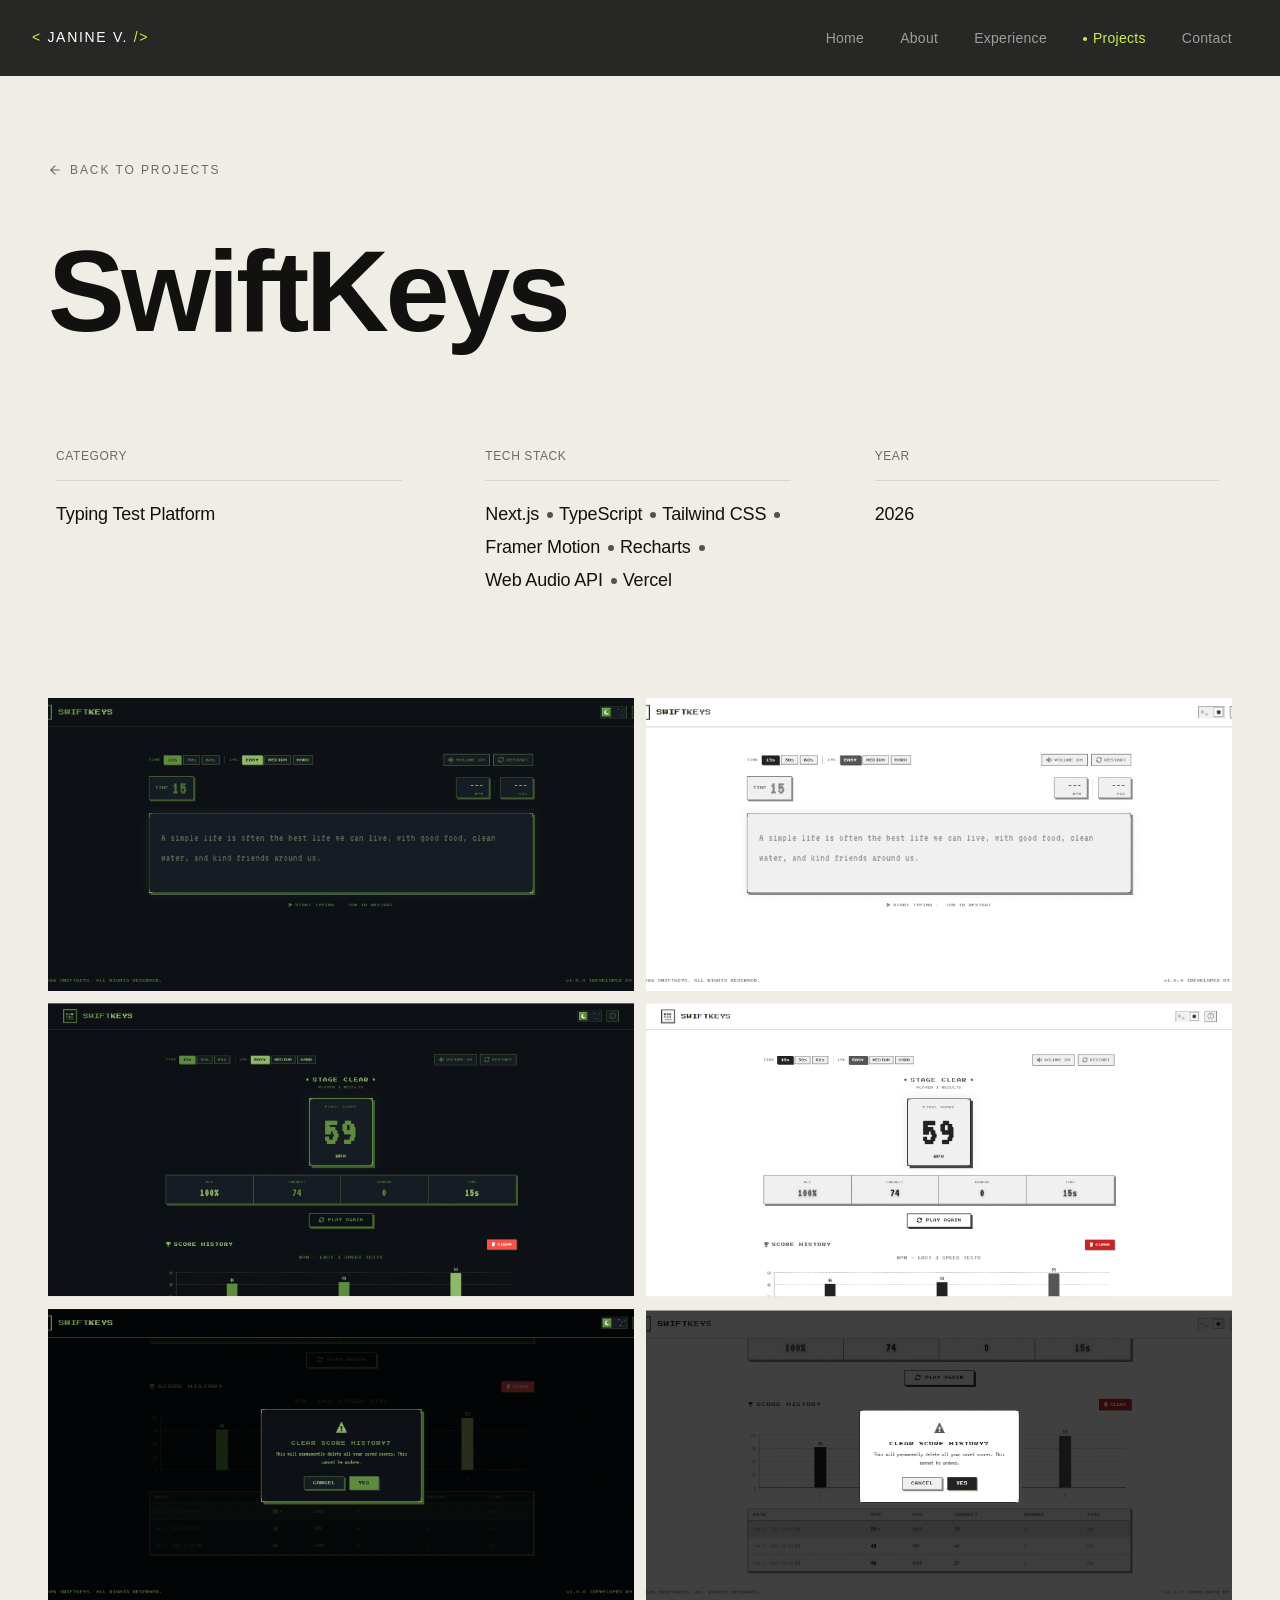
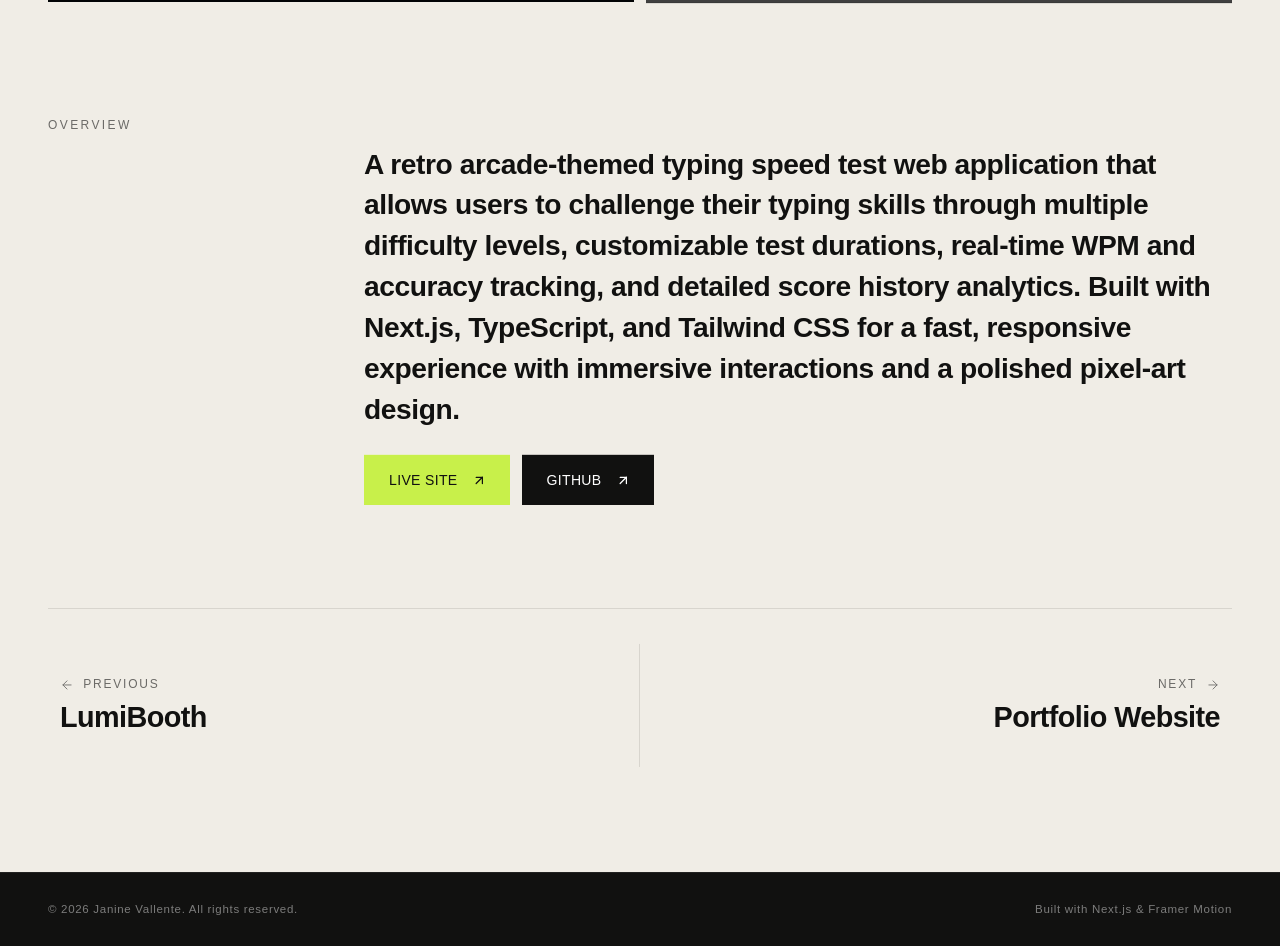
<file: projects/03/index.html>
<!DOCTYPE html><!--PsYAzdqVxQj6OvSiWkpQX--><html lang="en"><head><meta charSet="utf-8"/><meta name="viewport" content="width=device-width, initial-scale=1"/><link rel="preload" as="image" href="/_next/static/media/swiftkeys.1973fd9c.webp"/><link rel="preload" as="image" href="/_next/static/media/swiftkeys2.f8a5f758.webp"/><link rel="preload" as="image" href="/_next/static/media/swiftkeys3.2097ce68.webp"/><link rel="preload" as="image" href="/_next/static/media/swiftkeys4.d82376f6.webp"/><link rel="preload" as="image" href="/_next/static/media/swiftkeys5.d424a1af.webp"/><link rel="preload" as="image" href="/_next/static/media/swiftkeys6.b559ccab.webp"/><link rel="stylesheet" href="/_next/static/css/e0cf30192ed2599f.css" data-precedence="next"/><link rel="preload" as="script" fetchPriority="low" href="/_next/static/chunks/webpack-4772d34723bd25e0.js"/><script src="/_next/static/chunks/4bd1b696-c023c6e3521b1417.js" async=""></script><script src="/_next/static/chunks/255-dda36e826969d334.js" async=""></script><script src="/_next/static/chunks/main-app-49ab6a4f9f96a604.js" async=""></script><script src="/_next/static/chunks/949-28be4f0ec187ecd5.js" async=""></script><script src="/_next/static/chunks/933-e82fae8afd6f1f20.js" async=""></script><script src="/_next/static/chunks/498-54a8318aa3ccecf2.js" async=""></script><script src="/_next/static/chunks/app/projects/%5Bslug%5D/page-3b672890dcdfa17e.js" async=""></script><link rel="icon" href="/favicon.ico"/><title>Janine Vallente | Portfolio</title><meta name="description" content="Portfolio Website Cebu City, Philippines."/><meta name="author" content="Janine Vallente"/><link rel="icon" href="/favicon.ico"/><script src="/_next/static/chunks/polyfills-42372ed130431b0a.js" noModule=""></script></head><body><div hidden=""><!--$--><!--/$--></div><div class="fixed inset-0 z-[200] origin-top bg-ink" style="transform:none"></div><nav class="fixed top-0 inset-x-0 z-50 transition-all duration-500 py-5 px-8 bg-ink/90 backdrop-blur-[14px]"><div class="max-w-[1400px] mx-auto flex items-center justify-between"><button class="group flex items-center gap-0.5 cursor-pointer"><span class="font-display text-sm uppercase tracking-widest-2 text-white leading-none overflow-hidden h-[1.1em]"><span class="block transition-transform duration-500 ease-expo-out"><span class="text-accent">&lt;</span> <!-- -->Janine<!-- --> V.<!-- --> <span class="text-accent">/&gt;</span></span></span></button><ul class="hidden md:flex items-center gap-1"><li><button class="relative px-4 py-2 text-sm cursor-pointer group overflow-hidden font-body tracking-[0.02em]"><span class="transition-colors duration-200 text-white/55">Home</span></button></li><li><button class="relative px-4 py-2 text-sm cursor-pointer group overflow-hidden font-body tracking-[0.02em]"><span class="transition-colors duration-200 text-white/55">About</span></button></li><li><button class="relative px-4 py-2 text-sm cursor-pointer group overflow-hidden font-body tracking-[0.02em]"><span class="transition-colors duration-200 text-white/55">Experience</span></button></li><li><button class="relative px-4 py-2 text-sm cursor-pointer group overflow-hidden font-body tracking-[0.02em]"><span class="transition-colors duration-200 text-accent"><span class="inline-block w-1 h-1 rounded-full mr-1.5 mb-0.5 bg-accent"></span>Projects</span></button></li><li><button class="relative px-4 py-2 text-sm cursor-pointer group overflow-hidden font-body tracking-[0.02em]"><span class="transition-colors duration-200 text-white/55">Contact</span></button></li></ul><button class="md:hidden relative w-6 h-5 flex flex-col justify-between cursor-pointer z-[60]" aria-label="Open menu"><span class="block h-px w-full bg-white origin-center"></span><span class="block h-px w-full bg-white"></span><span class="block h-px w-full bg-white origin-center"></span></button></div></nav><main class="min-h-screen bg-bg"><div class="max-w-[1400px] mx-auto px-8 md:px-12 pt-32 md:pt-40 pb-0"><div class="mb-14" style="opacity:0;transform:translateX(-10px)"><button class="inline-flex items-center gap-2 font-body text-xs tracking-widest-3 uppercase text-ink-muted transition-all duration-200 hover:gap-3 hover:text-ink hover:underline hover:decoration-black"><svg xmlns="http://www.w3.org/2000/svg" width="14" height="14" viewBox="0 0 24 24" fill="none" stroke="currentColor" stroke-width="2" stroke-linecap="round" stroke-linejoin="round" class="lucide lucide-arrow-left" aria-hidden="true"><path d="m12 19-7-7 7-7"></path><path d="M19 12H5"></path></svg> Back to Projects</button></div><div class="mb-16 md:mb-20"><span class="font-display font-bold text-ink text-[clamp(3rem,9vw,9rem)] tracking-[-0.03em] leading-[0.9]" style="display:block"><span style="display:inline-block;overflow:hidden;vertical-align:bottom;padding-bottom:0.2em;margin-bottom:-0.2em"><span style="display:inline-block;opacity:0;transform:translateY(110%)">SwiftKeys</span></span></span></div><div class="grid grid-cols-1 md:grid-cols-3 gap-0 px-2"><div class="py-6 md:pr-10"><p class="font-body font-medium text-xs tracking-[0.05em] uppercase mb-4 text-ink-muted" style="opacity:0;transform:translateY(6px)">Category</p><div class="overflow-hidden h-px w-full"><div class="h-full w-full bg-border origin-left" style="transform:scaleX(0)"></div></div><p class="mt-5 font-display font-medium text-ink text-[clamp(1rem,1.5vw,1.125rem)] tracking-[-0.01em]" style="opacity:0;transform:translateY(8px)">Typing Test Platform</p></div><div class="py-6 md:px-10"><p class="font-body font-medium text-xs tracking-[0.05em] uppercase mb-4 text-ink-muted" style="opacity:0;transform:translateY(6px)">Tech Stack</p><div class="overflow-hidden h-px w-full"><div class="h-full w-full bg-border origin-left" style="transform:scaleX(0)"></div></div><div class="mt-5 flex flex-wrap gap-1.5" style="opacity:0;transform:translateY(8px)"><span class="font-display font-medium text-ink text-[clamp(1rem,1.5vw,1.125rem)] tracking-[-0.01em]">Next.js<span class="inline-block w-1.5 h-1.5 bg-ink/70 rounded-full ml-2 mb-0.5"></span></span><span class="font-display font-medium text-ink text-[clamp(1rem,1.5vw,1.125rem)] tracking-[-0.01em]">TypeScript<span class="inline-block w-1.5 h-1.5 bg-ink/70 rounded-full ml-2 mb-0.5"></span></span><span class="font-display font-medium text-ink text-[clamp(1rem,1.5vw,1.125rem)] tracking-[-0.01em]">Tailwind CSS<span class="inline-block w-1.5 h-1.5 bg-ink/70 rounded-full ml-2 mb-0.5"></span></span><span class="font-display font-medium text-ink text-[clamp(1rem,1.5vw,1.125rem)] tracking-[-0.01em]">Framer Motion<span class="inline-block w-1.5 h-1.5 bg-ink/70 rounded-full ml-2 mb-0.5"></span></span><span class="font-display font-medium text-ink text-[clamp(1rem,1.5vw,1.125rem)] tracking-[-0.01em]">Recharts<span class="inline-block w-1.5 h-1.5 bg-ink/70 rounded-full ml-2 mb-0.5"></span></span><span class="font-display font-medium text-ink text-[clamp(1rem,1.5vw,1.125rem)] tracking-[-0.01em]">Web Audio API<span class="inline-block w-1.5 h-1.5 bg-ink/70 rounded-full ml-2 mb-0.5"></span></span><span class="font-display font-medium text-ink text-[clamp(1rem,1.5vw,1.125rem)] tracking-[-0.01em]">Vercel</span></div></div><div class="py-6 md:pl-10"><p class="font-body font-medium text-xs tracking-[0.05em] uppercase mb-4 text-ink-muted" style="opacity:0;transform:translateY(6px)">Year</p><div class="overflow-hidden h-px w-full"><div class="h-full w-full bg-border origin-left" style="transform:scaleX(0)"></div></div><p class="mt-5 font-display font-medium text-ink text-[clamp(1rem,1.5vw,1.125rem)] tracking-[-0.01em]" style="opacity:0;transform:translateY(8px)">2026</p></div></div></div><div class="mt-16 md:mt-20 px-4 sm:px-8 md:px-12 max-w-[1400px] mx-auto"><div class="grid grid-cols-1 md:grid-cols-2 gap-2 sm:gap-3"><div class="relative overflow-hidden cursor-pointer group" style="aspect-ratio:2/1;opacity:0;transform:translateY(24px)"><img src="/_next/static/media/swiftkeys.1973fd9c.webp" alt="SwiftKeys screenshot 1" class="w-full h-full object-cover object-top transition-transform duration-300 group-hover:scale-105"/><div class="absolute inset-0 bg-black/50 opacity-0 group-hover:opacity-100 transition-opacity duration-300 flex items-center justify-center"><div class="bg-white/20 backdrop-blur-sm rounded-full p-2"><svg xmlns="http://www.w3.org/2000/svg" width="24" height="24" viewBox="0 0 24 24" fill="none" stroke="white" stroke-width="2" stroke-linecap="round" stroke-linejoin="round"><circle cx="11" cy="11" r="8"></circle><line x1="21" y1="21" x2="16.65" y2="16.65"></line><line x1="11" y1="8" x2="11" y2="14"></line><line x1="8" y1="11" x2="14" y2="11"></line></svg></div></div></div><div class="relative overflow-hidden cursor-pointer group" style="aspect-ratio:2/1;opacity:0;transform:translateY(24px)"><img src="/_next/static/media/swiftkeys2.f8a5f758.webp" alt="SwiftKeys screenshot 2" class="w-full h-full object-cover object-top transition-transform duration-300 group-hover:scale-105"/><div class="absolute inset-0 bg-black/50 opacity-0 group-hover:opacity-100 transition-opacity duration-300 flex items-center justify-center"><div class="bg-white/20 backdrop-blur-sm rounded-full p-2"><svg xmlns="http://www.w3.org/2000/svg" width="24" height="24" viewBox="0 0 24 24" fill="none" stroke="white" stroke-width="2" stroke-linecap="round" stroke-linejoin="round"><circle cx="11" cy="11" r="8"></circle><line x1="21" y1="21" x2="16.65" y2="16.65"></line><line x1="11" y1="8" x2="11" y2="14"></line><line x1="8" y1="11" x2="14" y2="11"></line></svg></div></div></div><div class="relative overflow-hidden cursor-pointer group" style="aspect-ratio:2/1;opacity:0;transform:translateY(24px)"><img src="/_next/static/media/swiftkeys3.2097ce68.webp" alt="SwiftKeys screenshot 3" class="w-full h-full object-cover object-top transition-transform duration-300 group-hover:scale-105"/><div class="absolute inset-0 bg-black/50 opacity-0 group-hover:opacity-100 transition-opacity duration-300 flex items-center justify-center"><div class="bg-white/20 backdrop-blur-sm rounded-full p-2"><svg xmlns="http://www.w3.org/2000/svg" width="24" height="24" viewBox="0 0 24 24" fill="none" stroke="white" stroke-width="2" stroke-linecap="round" stroke-linejoin="round"><circle cx="11" cy="11" r="8"></circle><line x1="21" y1="21" x2="16.65" y2="16.65"></line><line x1="11" y1="8" x2="11" y2="14"></line><line x1="8" y1="11" x2="14" y2="11"></line></svg></div></div></div><div class="relative overflow-hidden cursor-pointer group" style="aspect-ratio:2/1;opacity:0;transform:translateY(24px)"><img src="/_next/static/media/swiftkeys4.d82376f6.webp" alt="SwiftKeys screenshot 4" class="w-full h-full object-cover object-top transition-transform duration-300 group-hover:scale-105"/><div class="absolute inset-0 bg-black/50 opacity-0 group-hover:opacity-100 transition-opacity duration-300 flex items-center justify-center"><div class="bg-white/20 backdrop-blur-sm rounded-full p-2"><svg xmlns="http://www.w3.org/2000/svg" width="24" height="24" viewBox="0 0 24 24" fill="none" stroke="white" stroke-width="2" stroke-linecap="round" stroke-linejoin="round"><circle cx="11" cy="11" r="8"></circle><line x1="21" y1="21" x2="16.65" y2="16.65"></line><line x1="11" y1="8" x2="11" y2="14"></line><line x1="8" y1="11" x2="14" y2="11"></line></svg></div></div></div><div class="relative overflow-hidden cursor-pointer group" style="aspect-ratio:2/1;opacity:0;transform:translateY(24px)"><img src="/_next/static/media/swiftkeys5.d424a1af.webp" alt="SwiftKeys screenshot 5" class="w-full h-full object-cover object-top transition-transform duration-300 group-hover:scale-105"/><div class="absolute inset-0 bg-black/50 opacity-0 group-hover:opacity-100 transition-opacity duration-300 flex items-center justify-center"><div class="bg-white/20 backdrop-blur-sm rounded-full p-2"><svg xmlns="http://www.w3.org/2000/svg" width="24" height="24" viewBox="0 0 24 24" fill="none" stroke="white" stroke-width="2" stroke-linecap="round" stroke-linejoin="round"><circle cx="11" cy="11" r="8"></circle><line x1="21" y1="21" x2="16.65" y2="16.65"></line><line x1="11" y1="8" x2="11" y2="14"></line><line x1="8" y1="11" x2="14" y2="11"></line></svg></div></div></div><div class="relative overflow-hidden cursor-pointer group" style="aspect-ratio:2/1;opacity:0;transform:translateY(24px)"><img src="/_next/static/media/swiftkeys6.b559ccab.webp" alt="SwiftKeys screenshot 6" class="w-full h-full object-cover object-top transition-transform duration-300 group-hover:scale-105"/><div class="absolute inset-0 bg-black/50 opacity-0 group-hover:opacity-100 transition-opacity duration-300 flex items-center justify-center"><div class="bg-white/20 backdrop-blur-sm rounded-full p-2"><svg xmlns="http://www.w3.org/2000/svg" width="24" height="24" viewBox="0 0 24 24" fill="none" stroke="white" stroke-width="2" stroke-linecap="round" stroke-linejoin="round"><circle cx="11" cy="11" r="8"></circle><line x1="21" y1="21" x2="16.65" y2="16.65"></line><line x1="11" y1="8" x2="11" y2="14"></line><line x1="8" y1="11" x2="14" y2="11"></line></svg></div></div></div></div></div><div class="max-w-[1400px] mx-auto px-8 md:px-12 py-20 md:py-28"><div class="grid grid-cols-1 lg:grid-cols-[220px_1fr] gap-10 lg:gap-24 mb-12 md:mb-16"><div class="" style="opacity:0"><p class="font-body text-xs tracking-widest-5 uppercase pt-1 text-ink-muted">Overview</p></div><div><div style="opacity:0;transform:translateY(32px)"><p class="font-display font-semibold text-ink text-[clamp(1.25rem,2.2vw,1.9rem)] leading-[1.45] tracking-[-0.015em]">A retro arcade-themed typing speed test web application that allows users to challenge their typing skills through multiple difficulty levels, customizable test durations, real-time WPM and accuracy tracking, and detailed score history analytics. Built with Next.js, TypeScript, and Tailwind CSS for a fast, responsive experience with immersive interactions and a polished pixel-art design.</p></div><div class="mt-10"><div style="opacity:0;transform:translateY(32px)"><div class="flex flex-col sm:flex-row flex-wrap items-start sm:items-center gap-3 mb-14 md:mb-22"><a href="https://swiftkeys-wpm.vercel.app/" target="_blank" rel="noopener noreferrer" class="bg-accent group inline-flex items-center gap-3 px-4 sm:px-6 py-2.5 sm:py-3.5 border border-accent font-body text-xs sm:text-sm tracking-wide uppercase transition-all duration-300 hover:bg-ink hover:border-ink"><span class="text-ink transition-colors duration-300 group-hover:text-white">Live Site</span><span class="text-ink transition-colors duration-300 group-hover:text-white"><svg xmlns="http://www.w3.org/2000/svg" width="15" height="15" viewBox="0 0 24 24" fill="none" stroke="currentColor" stroke-width="2" stroke-linecap="round" stroke-linejoin="round" class="lucide lucide-arrow-up-right" aria-hidden="true"><path d="M7 7h10v10"></path><path d="M7 17 17 7"></path></svg></span></a><a href="https://github.com/janinevallente/swiftkeys" target="_blank" rel="noopener noreferrer" class="bg-ink group inline-flex items-center gap-3 px-4 sm:px-6 py-2.5 sm:py-3.5 border border-ink font-body text-xs sm:text-sm tracking-wide uppercase transition-all duration-300 hover:bg-bg hover:border-ink"><span class="text-white transition-colors duration-300 group-hover:text-ink">Github</span><span class="text-white transition-colors duration-300 group-hover:text-ink"><svg xmlns="http://www.w3.org/2000/svg" width="15" height="15" viewBox="0 0 24 24" fill="none" stroke="currentColor" stroke-width="2" stroke-linecap="round" stroke-linejoin="round" class="lucide lucide-arrow-up-right" aria-hidden="true"><path d="M7 7h10v10"></path><path d="M7 17 17 7"></path></svg></span></a></div></div></div></div></div><div class="pt-7 border-t border-border"><div class="grid grid-cols-1 md:grid-cols-2 gap-0"><div style="opacity:0;transform:translateY(32px)"><a class="group flex flex-col gap-2 py-8 md:pr-10 md:border-r border-border transition-colors duration-300 hover:bg-ink" href="/projects/02/"><span class="ms-0 md:ms-3 font-body text-xs tracking-[0.15em] uppercase text-ink-muted transition-colors duration-300 group-hover:text-white/60"><svg xmlns="http://www.w3.org/2000/svg" width="14" height="14" viewBox="0 0 24 24" fill="none" stroke="currentColor" stroke-width="1.5" stroke-linecap="round" stroke-linejoin="round" class="lucide lucide-arrow-left inline mr-1" aria-hidden="true"><path d="m12 19-7-7 7-7"></path><path d="M19 12H5"></path></svg> Previous</span><span class="ms-3 font-display font-bold text-ink text-[clamp(1.25rem,2.5vw,1.8rem)] tracking-[-0.02em] leading-[1.2] transition-colors duration-300 group-hover:text-white">LumiBooth</span></a></div><div style="opacity:0;transform:translateY(32px)"><a class="group flex flex-col gap-2 py-8 md:pl-10 md:text-right transition-colors duration-300 hover:bg-ink" href="/projects/04/"><span class="me-3 font-body text-xs tracking-[0.15em] uppercase text-ink-muted transition-colors duration-300 group-hover:text-white/60">Next <svg xmlns="http://www.w3.org/2000/svg" width="14" height="14" viewBox="0 0 24 24" fill="none" stroke="currentColor" stroke-width="1.5" stroke-linecap="round" stroke-linejoin="round" class="lucide lucide-arrow-right inline ml-1" aria-hidden="true"><path d="M5 12h14"></path><path d="m12 5 7 7-7 7"></path></svg></span><span class="me-3 font-display font-bold text-ink text-[clamp(1.25rem,2.5vw,1.8rem)] tracking-[-0.02em] leading-[1.2] transition-colors duration-300 group-hover:text-white">Portfolio Website</span></a></div></div></div></div></main><footer class="bg-ink border-t border-white-7 px-8 md:px-12 py-7 flex flex-col md:flex-row items-center justify-between gap-4 font-body text-2xs tracking-[0.06em] text-white/45"><p>© <!-- -->2026<!-- --> <!-- -->Janine Vallente<!-- -->. All rights reserved.</p><p>Built with Next.js &amp; Framer Motion</p></footer><!--$--><!--/$--><script src="/_next/static/chunks/webpack-4772d34723bd25e0.js" id="_R_" async=""></script><script>(self.__next_f=self.__next_f||[]).push([0])</script><script>self.__next_f.push([1,"1:\"$Sreact.fragment\"\n2:I[9766,[],\"\"]\n3:I[8924,[],\"\"]\n5:I[4431,[],\"OutletBoundary\"]\n7:I[5278,[],\"AsyncMetadataOutlet\"]\n9:I[4431,[],\"ViewportBoundary\"]\nb:I[4431,[],\"MetadataBoundary\"]\nc:\"$Sreact.suspense\"\ne:I[7150,[],\"\"]\n:HL[\"/_next/static/css/e0cf30192ed2599f.css\",\"style\"]\n"])</script><script>self.__next_f.push([1,"0:{\"P\":null,\"b\":\"PsYAzdqVxQj6OvSiWkpQX\",\"p\":\"\",\"c\":[\"\",\"projects\",\"03\",\"\"],\"i\":false,\"f\":[[[\"\",{\"children\":[\"projects\",{\"children\":[[\"slug\",\"03\",\"d\"],{\"children\":[\"__PAGE__\",{}]}]}]},\"$undefined\",\"$undefined\",true],[\"\",[\"$\",\"$1\",\"c\",{\"children\":[[[\"$\",\"link\",\"0\",{\"rel\":\"stylesheet\",\"href\":\"/_next/static/css/e0cf30192ed2599f.css\",\"precedence\":\"next\",\"crossOrigin\":\"$undefined\",\"nonce\":\"$undefined\"}]],[\"$\",\"html\",null,{\"lang\":\"en\",\"children\":[[\"$\",\"head\",null,{\"children\":[\"$\",\"link\",null,{\"rel\":\"icon\",\"href\":\"/favicon.ico\"}]}],[\"$\",\"body\",null,{\"children\":[\"$\",\"$L2\",null,{\"parallelRouterKey\":\"children\",\"error\":\"$undefined\",\"errorStyles\":\"$undefined\",\"errorScripts\":\"$undefined\",\"template\":[\"$\",\"$L3\",null,{}],\"templateStyles\":\"$undefined\",\"templateScripts\":\"$undefined\",\"notFound\":[[[\"$\",\"title\",null,{\"children\":\"404: This page could not be found.\"}],[\"$\",\"div\",null,{\"style\":{\"fontFamily\":\"system-ui,\\\"Segoe UI\\\",Roboto,Helvetica,Arial,sans-serif,\\\"Apple Color Emoji\\\",\\\"Segoe UI Emoji\\\"\",\"height\":\"100vh\",\"textAlign\":\"center\",\"display\":\"flex\",\"flexDirection\":\"column\",\"alignItems\":\"center\",\"justifyContent\":\"center\"},\"children\":[\"$\",\"div\",null,{\"children\":[[\"$\",\"style\",null,{\"dangerouslySetInnerHTML\":{\"__html\":\"body{color:#000;background:#fff;margin:0}.next-error-h1{border-right:1px solid rgba(0,0,0,.3)}@media (prefers-color-scheme:dark){body{color:#fff;background:#000}.next-error-h1{border-right:1px solid rgba(255,255,255,.3)}}\"}}],[\"$\",\"h1\",null,{\"className\":\"next-error-h1\",\"style\":{\"display\":\"inline-block\",\"margin\":\"0 20px 0 0\",\"padding\":\"0 23px 0 0\",\"fontSize\":24,\"fontWeight\":500,\"verticalAlign\":\"top\",\"lineHeight\":\"49px\"},\"children\":404}],[\"$\",\"div\",null,{\"style\":{\"display\":\"inline-block\"},\"children\":[\"$\",\"h2\",null,{\"style\":{\"fontSize\":14,\"fontWeight\":400,\"lineHeight\":\"49px\",\"margin\":0},\"children\":\"This page could not be found.\"}]}]]}]}]],[]],\"forbidden\":\"$undefined\",\"unauthorized\":\"$undefined\"}]}]]}]]}],{\"children\":[\"projects\",[\"$\",\"$1\",\"c\",{\"children\":[null,[\"$\",\"$L2\",null,{\"parallelRouterKey\":\"children\",\"error\":\"$undefined\",\"errorStyles\":\"$undefined\",\"errorScripts\":\"$undefined\",\"template\":[\"$\",\"$L3\",null,{}],\"templateStyles\":\"$undefined\",\"templateScripts\":\"$undefined\",\"notFound\":\"$undefined\",\"forbidden\":\"$undefined\",\"unauthorized\":\"$undefined\"}]]}],{\"children\":[[\"slug\",\"03\",\"d\"],[\"$\",\"$1\",\"c\",{\"children\":[null,[\"$\",\"$L2\",null,{\"parallelRouterKey\":\"children\",\"error\":\"$undefined\",\"errorStyles\":\"$undefined\",\"errorScripts\":\"$undefined\",\"template\":[\"$\",\"$L3\",null,{}],\"templateStyles\":\"$undefined\",\"templateScripts\":\"$undefined\",\"notFound\":\"$undefined\",\"forbidden\":\"$undefined\",\"unauthorized\":\"$undefined\"}]]}],{\"children\":[\"__PAGE__\",[\"$\",\"$1\",\"c\",{\"children\":[\"$L4\",null,[\"$\",\"$L5\",null,{\"children\":[\"$L6\",[\"$\",\"$L7\",null,{\"promise\":\"$@8\"}]]}]]}],{},null,false]},null,false]},null,false]},null,false],[\"$\",\"$1\",\"h\",{\"children\":[null,[[\"$\",\"$L9\",null,{\"children\":\"$La\"}],null],[\"$\",\"$Lb\",null,{\"children\":[\"$\",\"div\",null,{\"hidden\":true,\"children\":[\"$\",\"$c\",null,{\"fallback\":null,\"children\":\"$Ld\"}]}]}]]}],false]],\"m\":\"$undefined\",\"G\":[\"$e\",[]],\"s\":false,\"S\":true}\n"])</script><script>self.__next_f.push([1,"f:I[7104,[\"949\",\"static/chunks/949-28be4f0ec187ecd5.js\",\"933\",\"static/chunks/933-e82fae8afd6f1f20.js\",\"498\",\"static/chunks/498-54a8318aa3ccecf2.js\",\"419\",\"static/chunks/app/projects/%5Bslug%5D/page-3b672890dcdfa17e.js\"],\"default\"]\n4:[\"$\",\"$Lf\",null,{\"slug\":\"03\"}]\n"])</script><script>self.__next_f.push([1,"a:[[\"$\",\"meta\",\"0\",{\"charSet\":\"utf-8\"}],[\"$\",\"meta\",\"1\",{\"name\":\"viewport\",\"content\":\"width=device-width, initial-scale=1\"}]]\n6:null\n"])</script><script>self.__next_f.push([1,"10:I[622,[],\"IconMark\"]\n8:{\"metadata\":[[\"$\",\"title\",\"0\",{\"children\":\"Janine Vallente | Portfolio\"}],[\"$\",\"meta\",\"1\",{\"name\":\"description\",\"content\":\"Portfolio Website Cebu City, Philippines.\"}],[\"$\",\"meta\",\"2\",{\"name\":\"author\",\"content\":\"Janine Vallente\"}],[\"$\",\"link\",\"3\",{\"rel\":\"icon\",\"href\":\"/favicon.ico\"}],[\"$\",\"$L10\",\"4\",{}]],\"error\":null,\"digest\":\"$undefined\"}\n"])</script><script>self.__next_f.push([1,"d:\"$8:metadata\"\n"])</script></body></html>
</file>
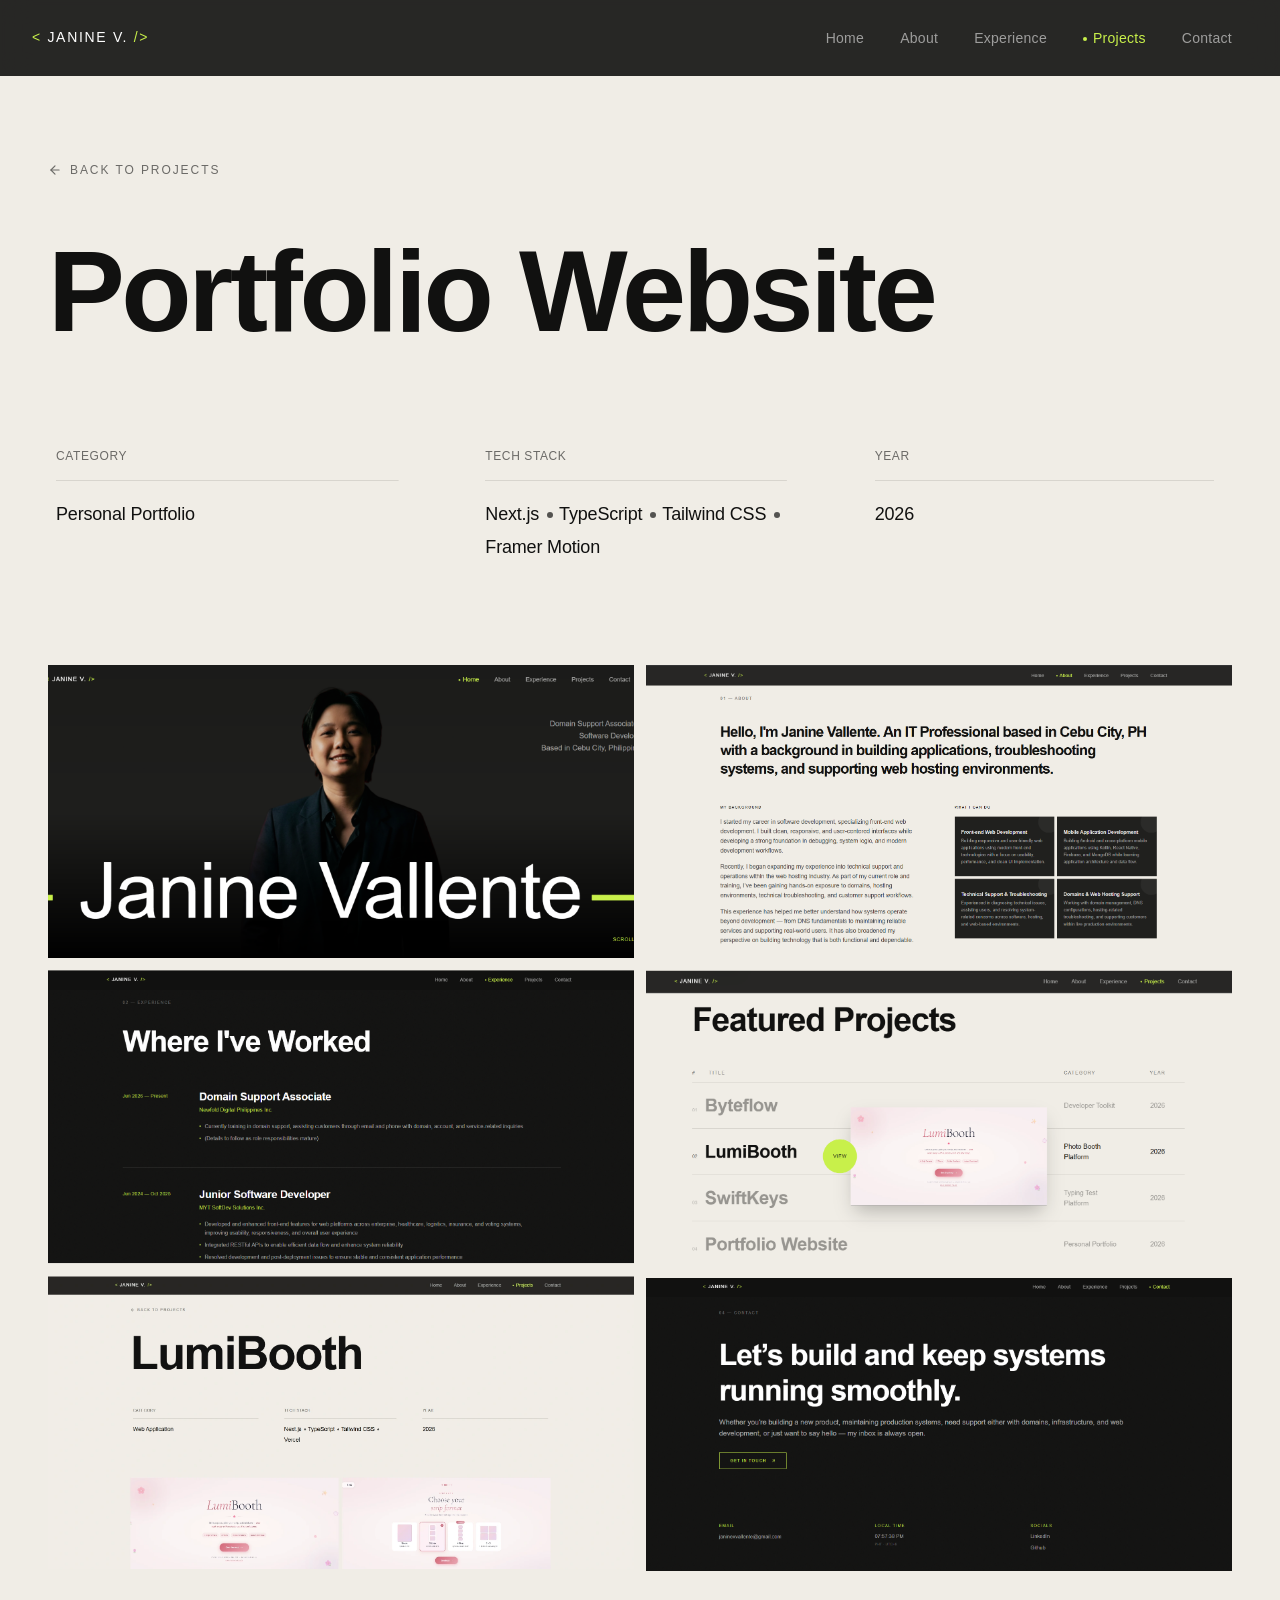
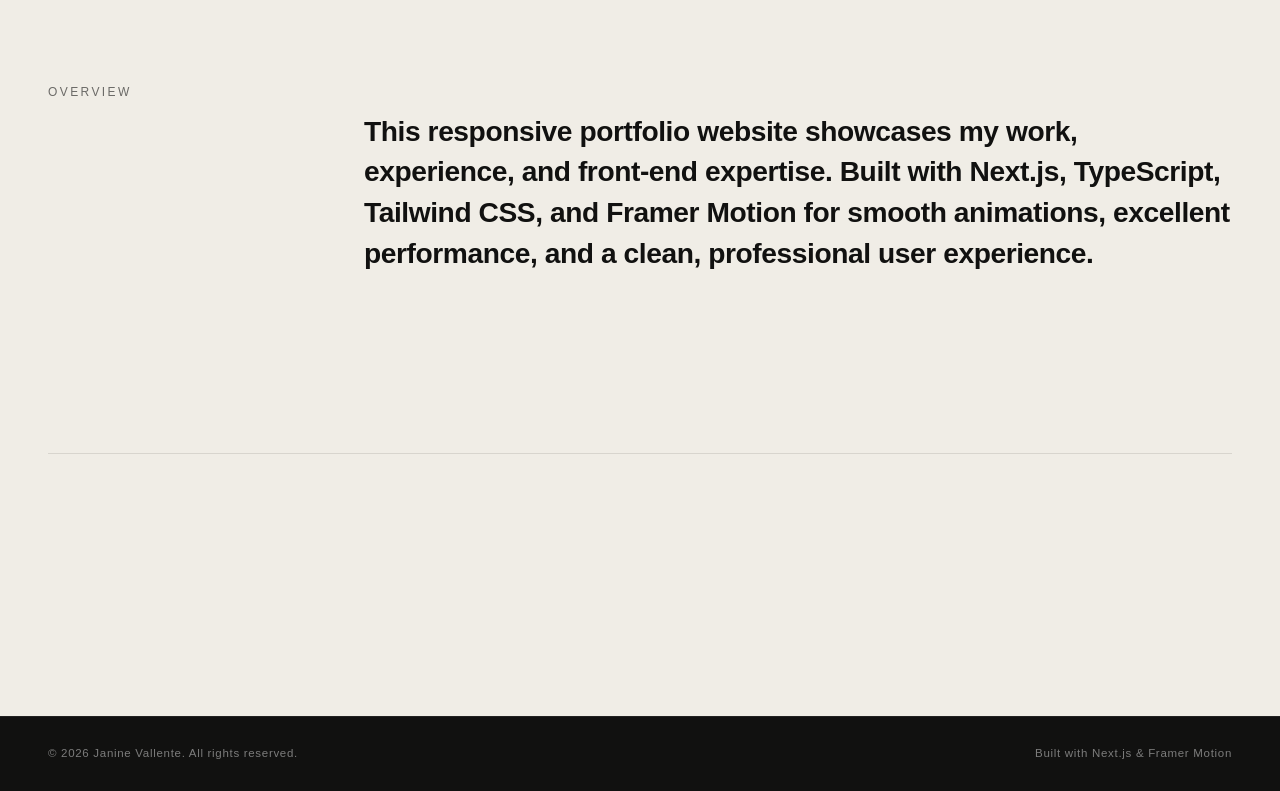
<file: projects/04/index.html>
<!DOCTYPE html><!--PsYAzdqVxQj6OvSiWkpQX--><html lang="en"><head><meta charSet="utf-8"/><meta name="viewport" content="width=device-width, initial-scale=1"/><link rel="preload" as="image" href="/_next/static/media/portfolio.8eb93124.webp"/><link rel="preload" as="image" href="/_next/static/media/portfolio2.23581b10.webp"/><link rel="preload" as="image" href="/_next/static/media/portfolio3.34e4ea8b.webp"/><link rel="preload" as="image" href="/_next/static/media/portfolio4.461b5ca4.webp"/><link rel="preload" as="image" href="/_next/static/media/portfolio5.f87233dc.webp"/><link rel="preload" as="image" href="/_next/static/media/portfolio6.7c120504.webp"/><link rel="stylesheet" href="/_next/static/css/e0cf30192ed2599f.css" data-precedence="next"/><link rel="preload" as="script" fetchPriority="low" href="/_next/static/chunks/webpack-4772d34723bd25e0.js"/><script src="/_next/static/chunks/4bd1b696-c023c6e3521b1417.js" async=""></script><script src="/_next/static/chunks/255-dda36e826969d334.js" async=""></script><script src="/_next/static/chunks/main-app-49ab6a4f9f96a604.js" async=""></script><script src="/_next/static/chunks/949-28be4f0ec187ecd5.js" async=""></script><script src="/_next/static/chunks/933-e82fae8afd6f1f20.js" async=""></script><script src="/_next/static/chunks/498-54a8318aa3ccecf2.js" async=""></script><script src="/_next/static/chunks/app/projects/%5Bslug%5D/page-3b672890dcdfa17e.js" async=""></script><link rel="icon" href="/favicon.ico"/><title>Janine Vallente | Portfolio</title><meta name="description" content="Portfolio Website Cebu City, Philippines."/><meta name="author" content="Janine Vallente"/><link rel="icon" href="/favicon.ico"/><script src="/_next/static/chunks/polyfills-42372ed130431b0a.js" noModule=""></script></head><body><div hidden=""><!--$--><!--/$--></div><div class="fixed inset-0 z-[200] origin-top bg-ink" style="transform:none"></div><nav class="fixed top-0 inset-x-0 z-50 transition-all duration-500 py-5 px-8 bg-ink/90 backdrop-blur-[14px]"><div class="max-w-[1400px] mx-auto flex items-center justify-between"><button class="group flex items-center gap-0.5 cursor-pointer"><span class="font-display text-sm uppercase tracking-widest-2 text-white leading-none overflow-hidden h-[1.1em]"><span class="block transition-transform duration-500 ease-expo-out"><span class="text-accent">&lt;</span> <!-- -->Janine<!-- --> V.<!-- --> <span class="text-accent">/&gt;</span></span></span></button><ul class="hidden md:flex items-center gap-1"><li><button class="relative px-4 py-2 text-sm cursor-pointer group overflow-hidden font-body tracking-[0.02em]"><span class="transition-colors duration-200 text-white/55">Home</span></button></li><li><button class="relative px-4 py-2 text-sm cursor-pointer group overflow-hidden font-body tracking-[0.02em]"><span class="transition-colors duration-200 text-white/55">About</span></button></li><li><button class="relative px-4 py-2 text-sm cursor-pointer group overflow-hidden font-body tracking-[0.02em]"><span class="transition-colors duration-200 text-white/55">Experience</span></button></li><li><button class="relative px-4 py-2 text-sm cursor-pointer group overflow-hidden font-body tracking-[0.02em]"><span class="transition-colors duration-200 text-accent"><span class="inline-block w-1 h-1 rounded-full mr-1.5 mb-0.5 bg-accent"></span>Projects</span></button></li><li><button class="relative px-4 py-2 text-sm cursor-pointer group overflow-hidden font-body tracking-[0.02em]"><span class="transition-colors duration-200 text-white/55">Contact</span></button></li></ul><button class="md:hidden relative w-6 h-5 flex flex-col justify-between cursor-pointer z-[60]" aria-label="Open menu"><span class="block h-px w-full bg-white origin-center"></span><span class="block h-px w-full bg-white"></span><span class="block h-px w-full bg-white origin-center"></span></button></div></nav><main class="min-h-screen bg-bg"><div class="max-w-[1400px] mx-auto px-8 md:px-12 pt-32 md:pt-40 pb-0"><div class="mb-14" style="opacity:0;transform:translateX(-10px)"><button class="inline-flex items-center gap-2 font-body text-xs tracking-widest-3 uppercase text-ink-muted transition-all duration-200 hover:gap-3 hover:text-ink hover:underline hover:decoration-black"><svg xmlns="http://www.w3.org/2000/svg" width="14" height="14" viewBox="0 0 24 24" fill="none" stroke="currentColor" stroke-width="2" stroke-linecap="round" stroke-linejoin="round" class="lucide lucide-arrow-left" aria-hidden="true"><path d="m12 19-7-7 7-7"></path><path d="M19 12H5"></path></svg> Back to Projects</button></div><div class="mb-16 md:mb-20"><span class="font-display font-bold text-ink text-[clamp(3rem,9vw,9rem)] tracking-[-0.03em] leading-[0.9]" style="display:block"><span style="display:inline-block;overflow:hidden;vertical-align:bottom;padding-bottom:0.2em;margin-bottom:-0.2em"><span style="display:inline-block;opacity:0;transform:translateY(110%)">Portfolio<!-- --> </span></span><span style="display:inline-block;overflow:hidden;vertical-align:bottom;padding-bottom:0.2em;margin-bottom:-0.2em"><span style="display:inline-block;opacity:0;transform:translateY(110%)">Website</span></span></span></div><div class="grid grid-cols-1 md:grid-cols-3 gap-0 px-2"><div class="py-6 md:pr-10"><p class="font-body font-medium text-xs tracking-[0.05em] uppercase mb-4 text-ink-muted" style="opacity:0;transform:translateY(6px)">Category</p><div class="overflow-hidden h-px w-full"><div class="h-full w-full bg-border origin-left" style="transform:scaleX(0)"></div></div><p class="mt-5 font-display font-medium text-ink text-[clamp(1rem,1.5vw,1.125rem)] tracking-[-0.01em]" style="opacity:0;transform:translateY(8px)">Personal Portfolio</p></div><div class="py-6 md:px-10"><p class="font-body font-medium text-xs tracking-[0.05em] uppercase mb-4 text-ink-muted" style="opacity:0;transform:translateY(6px)">Tech Stack</p><div class="overflow-hidden h-px w-full"><div class="h-full w-full bg-border origin-left" style="transform:scaleX(0)"></div></div><div class="mt-5 flex flex-wrap gap-1.5" style="opacity:0;transform:translateY(8px)"><span class="font-display font-medium text-ink text-[clamp(1rem,1.5vw,1.125rem)] tracking-[-0.01em]">Next.js<span class="inline-block w-1.5 h-1.5 bg-ink/70 rounded-full ml-2 mb-0.5"></span></span><span class="font-display font-medium text-ink text-[clamp(1rem,1.5vw,1.125rem)] tracking-[-0.01em]">TypeScript<span class="inline-block w-1.5 h-1.5 bg-ink/70 rounded-full ml-2 mb-0.5"></span></span><span class="font-display font-medium text-ink text-[clamp(1rem,1.5vw,1.125rem)] tracking-[-0.01em]">Tailwind CSS<span class="inline-block w-1.5 h-1.5 bg-ink/70 rounded-full ml-2 mb-0.5"></span></span><span class="font-display font-medium text-ink text-[clamp(1rem,1.5vw,1.125rem)] tracking-[-0.01em]">Framer Motion</span></div></div><div class="py-6 md:pl-10"><p class="font-body font-medium text-xs tracking-[0.05em] uppercase mb-4 text-ink-muted" style="opacity:0;transform:translateY(6px)">Year</p><div class="overflow-hidden h-px w-full"><div class="h-full w-full bg-border origin-left" style="transform:scaleX(0)"></div></div><p class="mt-5 font-display font-medium text-ink text-[clamp(1rem,1.5vw,1.125rem)] tracking-[-0.01em]" style="opacity:0;transform:translateY(8px)">2026</p></div></div></div><div class="mt-16 md:mt-20 px-4 sm:px-8 md:px-12 max-w-[1400px] mx-auto"><div class="grid grid-cols-1 md:grid-cols-2 gap-2 sm:gap-3"><div class="relative overflow-hidden cursor-pointer group" style="aspect-ratio:2/1;opacity:0;transform:translateY(24px)"><img src="/_next/static/media/portfolio.8eb93124.webp" alt="Portfolio Website screenshot 1" class="w-full h-full object-cover object-top transition-transform duration-300 group-hover:scale-105"/><div class="absolute inset-0 bg-black/50 opacity-0 group-hover:opacity-100 transition-opacity duration-300 flex items-center justify-center"><div class="bg-white/20 backdrop-blur-sm rounded-full p-2"><svg xmlns="http://www.w3.org/2000/svg" width="24" height="24" viewBox="0 0 24 24" fill="none" stroke="white" stroke-width="2" stroke-linecap="round" stroke-linejoin="round"><circle cx="11" cy="11" r="8"></circle><line x1="21" y1="21" x2="16.65" y2="16.65"></line><line x1="11" y1="8" x2="11" y2="14"></line><line x1="8" y1="11" x2="14" y2="11"></line></svg></div></div></div><div class="relative overflow-hidden cursor-pointer group" style="aspect-ratio:2/1;opacity:0;transform:translateY(24px)"><img src="/_next/static/media/portfolio2.23581b10.webp" alt="Portfolio Website screenshot 2" class="w-full h-full object-cover object-top transition-transform duration-300 group-hover:scale-105"/><div class="absolute inset-0 bg-black/50 opacity-0 group-hover:opacity-100 transition-opacity duration-300 flex items-center justify-center"><div class="bg-white/20 backdrop-blur-sm rounded-full p-2"><svg xmlns="http://www.w3.org/2000/svg" width="24" height="24" viewBox="0 0 24 24" fill="none" stroke="white" stroke-width="2" stroke-linecap="round" stroke-linejoin="round"><circle cx="11" cy="11" r="8"></circle><line x1="21" y1="21" x2="16.65" y2="16.65"></line><line x1="11" y1="8" x2="11" y2="14"></line><line x1="8" y1="11" x2="14" y2="11"></line></svg></div></div></div><div class="relative overflow-hidden cursor-pointer group" style="aspect-ratio:2/1;opacity:0;transform:translateY(24px)"><img src="/_next/static/media/portfolio3.34e4ea8b.webp" alt="Portfolio Website screenshot 3" class="w-full h-full object-cover object-top transition-transform duration-300 group-hover:scale-105"/><div class="absolute inset-0 bg-black/50 opacity-0 group-hover:opacity-100 transition-opacity duration-300 flex items-center justify-center"><div class="bg-white/20 backdrop-blur-sm rounded-full p-2"><svg xmlns="http://www.w3.org/2000/svg" width="24" height="24" viewBox="0 0 24 24" fill="none" stroke="white" stroke-width="2" stroke-linecap="round" stroke-linejoin="round"><circle cx="11" cy="11" r="8"></circle><line x1="21" y1="21" x2="16.65" y2="16.65"></line><line x1="11" y1="8" x2="11" y2="14"></line><line x1="8" y1="11" x2="14" y2="11"></line></svg></div></div></div><div class="relative overflow-hidden cursor-pointer group" style="aspect-ratio:2/1;opacity:0;transform:translateY(24px)"><img src="/_next/static/media/portfolio4.461b5ca4.webp" alt="Portfolio Website screenshot 4" class="w-full h-full object-cover object-top transition-transform duration-300 group-hover:scale-105"/><div class="absolute inset-0 bg-black/50 opacity-0 group-hover:opacity-100 transition-opacity duration-300 flex items-center justify-center"><div class="bg-white/20 backdrop-blur-sm rounded-full p-2"><svg xmlns="http://www.w3.org/2000/svg" width="24" height="24" viewBox="0 0 24 24" fill="none" stroke="white" stroke-width="2" stroke-linecap="round" stroke-linejoin="round"><circle cx="11" cy="11" r="8"></circle><line x1="21" y1="21" x2="16.65" y2="16.65"></line><line x1="11" y1="8" x2="11" y2="14"></line><line x1="8" y1="11" x2="14" y2="11"></line></svg></div></div></div><div class="relative overflow-hidden cursor-pointer group" style="aspect-ratio:2/1;opacity:0;transform:translateY(24px)"><img src="/_next/static/media/portfolio5.f87233dc.webp" alt="Portfolio Website screenshot 5" class="w-full h-full object-cover object-top transition-transform duration-300 group-hover:scale-105"/><div class="absolute inset-0 bg-black/50 opacity-0 group-hover:opacity-100 transition-opacity duration-300 flex items-center justify-center"><div class="bg-white/20 backdrop-blur-sm rounded-full p-2"><svg xmlns="http://www.w3.org/2000/svg" width="24" height="24" viewBox="0 0 24 24" fill="none" stroke="white" stroke-width="2" stroke-linecap="round" stroke-linejoin="round"><circle cx="11" cy="11" r="8"></circle><line x1="21" y1="21" x2="16.65" y2="16.65"></line><line x1="11" y1="8" x2="11" y2="14"></line><line x1="8" y1="11" x2="14" y2="11"></line></svg></div></div></div><div class="relative overflow-hidden cursor-pointer group" style="aspect-ratio:2/1;opacity:0;transform:translateY(24px)"><img src="/_next/static/media/portfolio6.7c120504.webp" alt="Portfolio Website screenshot 6" class="w-full h-full object-cover object-top transition-transform duration-300 group-hover:scale-105"/><div class="absolute inset-0 bg-black/50 opacity-0 group-hover:opacity-100 transition-opacity duration-300 flex items-center justify-center"><div class="bg-white/20 backdrop-blur-sm rounded-full p-2"><svg xmlns="http://www.w3.org/2000/svg" width="24" height="24" viewBox="0 0 24 24" fill="none" stroke="white" stroke-width="2" stroke-linecap="round" stroke-linejoin="round"><circle cx="11" cy="11" r="8"></circle><line x1="21" y1="21" x2="16.65" y2="16.65"></line><line x1="11" y1="8" x2="11" y2="14"></line><line x1="8" y1="11" x2="14" y2="11"></line></svg></div></div></div></div></div><div class="max-w-[1400px] mx-auto px-8 md:px-12 py-20 md:py-28"><div class="grid grid-cols-1 lg:grid-cols-[220px_1fr] gap-10 lg:gap-24 mb-12 md:mb-16"><div class="" style="opacity:0"><p class="font-body text-xs tracking-widest-5 uppercase pt-1 text-ink-muted">Overview</p></div><div><div style="opacity:0;transform:translateY(32px)"><p class="font-display font-semibold text-ink text-[clamp(1.25rem,2.2vw,1.9rem)] leading-[1.45] tracking-[-0.015em]">This responsive portfolio website showcases my work, experience, and front-end expertise. Built with Next.js, TypeScript, Tailwind CSS, and Framer Motion for smooth animations, excellent performance, and a clean, professional user experience.</p></div><div class="mt-10"><div style="opacity:0;transform:translateY(32px)"><div class="flex flex-col sm:flex-row flex-wrap items-start sm:items-center gap-3 mb-14 md:mb-22"><div class="bg-accent group inline-flex items-center gap-3 px-4 sm:px-6 py-2.5 sm:py-3.5 border border-accent font-body text-xs sm:text-sm tracking-wide uppercase transition-all duration-300">Current Live Site</div><a href="https://github.com/janinevallente/janinevallente-portfolio" target="_blank" rel="noopener noreferrer" class="bg-ink group inline-flex items-center gap-3 px-4 sm:px-6 py-2.5 sm:py-3.5 border border-ink font-body text-xs sm:text-sm tracking-wide uppercase transition-all duration-300 hover:bg-bg hover:border-ink"><span class="text-white transition-colors duration-300 group-hover:text-ink">Github</span><span class="text-white transition-colors duration-300 group-hover:text-ink"><svg xmlns="http://www.w3.org/2000/svg" width="15" height="15" viewBox="0 0 24 24" fill="none" stroke="currentColor" stroke-width="2" stroke-linecap="round" stroke-linejoin="round" class="lucide lucide-arrow-up-right" aria-hidden="true"><path d="M7 7h10v10"></path><path d="M7 17 17 7"></path></svg></span></a></div></div></div></div></div><div class="pt-7 border-t border-border"><div class="grid grid-cols-1 md:grid-cols-2 gap-0"><div style="opacity:0;transform:translateY(32px)"><a class="group flex flex-col gap-2 py-8 md:pr-10 md:border-r border-border transition-colors duration-300 hover:bg-ink" href="/projects/03/"><span class="ms-0 md:ms-3 font-body text-xs tracking-[0.15em] uppercase text-ink-muted transition-colors duration-300 group-hover:text-white/60"><svg xmlns="http://www.w3.org/2000/svg" width="14" height="14" viewBox="0 0 24 24" fill="none" stroke="currentColor" stroke-width="1.5" stroke-linecap="round" stroke-linejoin="round" class="lucide lucide-arrow-left inline mr-1" aria-hidden="true"><path d="m12 19-7-7 7-7"></path><path d="M19 12H5"></path></svg> Previous</span><span class="ms-3 font-display font-bold text-ink text-[clamp(1.25rem,2.5vw,1.8rem)] tracking-[-0.02em] leading-[1.2] transition-colors duration-300 group-hover:text-white">SwiftKeys</span></a></div><div style="opacity:0;transform:translateY(32px)"><a class="group flex flex-col gap-2 py-8 md:pl-10 md:text-right transition-colors duration-300 hover:bg-ink" href="/projects/05/"><span class="me-3 font-body text-xs tracking-[0.15em] uppercase text-ink-muted transition-colors duration-300 group-hover:text-white/60">Next <svg xmlns="http://www.w3.org/2000/svg" width="14" height="14" viewBox="0 0 24 24" fill="none" stroke="currentColor" stroke-width="1.5" stroke-linecap="round" stroke-linejoin="round" class="lucide lucide-arrow-right inline ml-1" aria-hidden="true"><path d="M5 12h14"></path><path d="m12 5 7 7-7 7"></path></svg></span><span class="me-3 font-display font-bold text-ink text-[clamp(1.25rem,2.5vw,1.8rem)] tracking-[-0.02em] leading-[1.2] transition-colors duration-300 group-hover:text-white">FinanceVue</span></a></div></div></div></div></main><footer class="bg-ink border-t border-white-7 px-8 md:px-12 py-7 flex flex-col md:flex-row items-center justify-between gap-4 font-body text-2xs tracking-[0.06em] text-white/45"><p>© <!-- -->2026<!-- --> <!-- -->Janine Vallente<!-- -->. All rights reserved.</p><p>Built with Next.js &amp; Framer Motion</p></footer><!--$--><!--/$--><script src="/_next/static/chunks/webpack-4772d34723bd25e0.js" id="_R_" async=""></script><script>(self.__next_f=self.__next_f||[]).push([0])</script><script>self.__next_f.push([1,"1:\"$Sreact.fragment\"\n2:I[9766,[],\"\"]\n3:I[8924,[],\"\"]\n5:I[4431,[],\"OutletBoundary\"]\n7:I[5278,[],\"AsyncMetadataOutlet\"]\n9:I[4431,[],\"ViewportBoundary\"]\nb:I[4431,[],\"MetadataBoundary\"]\nc:\"$Sreact.suspense\"\ne:I[7150,[],\"\"]\n:HL[\"/_next/static/css/e0cf30192ed2599f.css\",\"style\"]\n"])</script><script>self.__next_f.push([1,"0:{\"P\":null,\"b\":\"PsYAzdqVxQj6OvSiWkpQX\",\"p\":\"\",\"c\":[\"\",\"projects\",\"04\",\"\"],\"i\":false,\"f\":[[[\"\",{\"children\":[\"projects\",{\"children\":[[\"slug\",\"04\",\"d\"],{\"children\":[\"__PAGE__\",{}]}]}]},\"$undefined\",\"$undefined\",true],[\"\",[\"$\",\"$1\",\"c\",{\"children\":[[[\"$\",\"link\",\"0\",{\"rel\":\"stylesheet\",\"href\":\"/_next/static/css/e0cf30192ed2599f.css\",\"precedence\":\"next\",\"crossOrigin\":\"$undefined\",\"nonce\":\"$undefined\"}]],[\"$\",\"html\",null,{\"lang\":\"en\",\"children\":[[\"$\",\"head\",null,{\"children\":[\"$\",\"link\",null,{\"rel\":\"icon\",\"href\":\"/favicon.ico\"}]}],[\"$\",\"body\",null,{\"children\":[\"$\",\"$L2\",null,{\"parallelRouterKey\":\"children\",\"error\":\"$undefined\",\"errorStyles\":\"$undefined\",\"errorScripts\":\"$undefined\",\"template\":[\"$\",\"$L3\",null,{}],\"templateStyles\":\"$undefined\",\"templateScripts\":\"$undefined\",\"notFound\":[[[\"$\",\"title\",null,{\"children\":\"404: This page could not be found.\"}],[\"$\",\"div\",null,{\"style\":{\"fontFamily\":\"system-ui,\\\"Segoe UI\\\",Roboto,Helvetica,Arial,sans-serif,\\\"Apple Color Emoji\\\",\\\"Segoe UI Emoji\\\"\",\"height\":\"100vh\",\"textAlign\":\"center\",\"display\":\"flex\",\"flexDirection\":\"column\",\"alignItems\":\"center\",\"justifyContent\":\"center\"},\"children\":[\"$\",\"div\",null,{\"children\":[[\"$\",\"style\",null,{\"dangerouslySetInnerHTML\":{\"__html\":\"body{color:#000;background:#fff;margin:0}.next-error-h1{border-right:1px solid rgba(0,0,0,.3)}@media (prefers-color-scheme:dark){body{color:#fff;background:#000}.next-error-h1{border-right:1px solid rgba(255,255,255,.3)}}\"}}],[\"$\",\"h1\",null,{\"className\":\"next-error-h1\",\"style\":{\"display\":\"inline-block\",\"margin\":\"0 20px 0 0\",\"padding\":\"0 23px 0 0\",\"fontSize\":24,\"fontWeight\":500,\"verticalAlign\":\"top\",\"lineHeight\":\"49px\"},\"children\":404}],[\"$\",\"div\",null,{\"style\":{\"display\":\"inline-block\"},\"children\":[\"$\",\"h2\",null,{\"style\":{\"fontSize\":14,\"fontWeight\":400,\"lineHeight\":\"49px\",\"margin\":0},\"children\":\"This page could not be found.\"}]}]]}]}]],[]],\"forbidden\":\"$undefined\",\"unauthorized\":\"$undefined\"}]}]]}]]}],{\"children\":[\"projects\",[\"$\",\"$1\",\"c\",{\"children\":[null,[\"$\",\"$L2\",null,{\"parallelRouterKey\":\"children\",\"error\":\"$undefined\",\"errorStyles\":\"$undefined\",\"errorScripts\":\"$undefined\",\"template\":[\"$\",\"$L3\",null,{}],\"templateStyles\":\"$undefined\",\"templateScripts\":\"$undefined\",\"notFound\":\"$undefined\",\"forbidden\":\"$undefined\",\"unauthorized\":\"$undefined\"}]]}],{\"children\":[[\"slug\",\"04\",\"d\"],[\"$\",\"$1\",\"c\",{\"children\":[null,[\"$\",\"$L2\",null,{\"parallelRouterKey\":\"children\",\"error\":\"$undefined\",\"errorStyles\":\"$undefined\",\"errorScripts\":\"$undefined\",\"template\":[\"$\",\"$L3\",null,{}],\"templateStyles\":\"$undefined\",\"templateScripts\":\"$undefined\",\"notFound\":\"$undefined\",\"forbidden\":\"$undefined\",\"unauthorized\":\"$undefined\"}]]}],{\"children\":[\"__PAGE__\",[\"$\",\"$1\",\"c\",{\"children\":[\"$L4\",null,[\"$\",\"$L5\",null,{\"children\":[\"$L6\",[\"$\",\"$L7\",null,{\"promise\":\"$@8\"}]]}]]}],{},null,false]},null,false]},null,false]},null,false],[\"$\",\"$1\",\"h\",{\"children\":[null,[[\"$\",\"$L9\",null,{\"children\":\"$La\"}],null],[\"$\",\"$Lb\",null,{\"children\":[\"$\",\"div\",null,{\"hidden\":true,\"children\":[\"$\",\"$c\",null,{\"fallback\":null,\"children\":\"$Ld\"}]}]}]]}],false]],\"m\":\"$undefined\",\"G\":[\"$e\",[]],\"s\":false,\"S\":true}\n"])</script><script>self.__next_f.push([1,"f:I[7104,[\"949\",\"static/chunks/949-28be4f0ec187ecd5.js\",\"933\",\"static/chunks/933-e82fae8afd6f1f20.js\",\"498\",\"static/chunks/498-54a8318aa3ccecf2.js\",\"419\",\"static/chunks/app/projects/%5Bslug%5D/page-3b672890dcdfa17e.js\"],\"default\"]\n4:[\"$\",\"$Lf\",null,{\"slug\":\"04\"}]\n"])</script><script>self.__next_f.push([1,"a:[[\"$\",\"meta\",\"0\",{\"charSet\":\"utf-8\"}],[\"$\",\"meta\",\"1\",{\"name\":\"viewport\",\"content\":\"width=device-width, initial-scale=1\"}]]\n6:null\n"])</script><script>self.__next_f.push([1,"10:I[622,[],\"IconMark\"]\n8:{\"metadata\":[[\"$\",\"title\",\"0\",{\"children\":\"Janine Vallente | Portfolio\"}],[\"$\",\"meta\",\"1\",{\"name\":\"description\",\"content\":\"Portfolio Website Cebu City, Philippines.\"}],[\"$\",\"meta\",\"2\",{\"name\":\"author\",\"content\":\"Janine Vallente\"}],[\"$\",\"link\",\"3\",{\"rel\":\"icon\",\"href\":\"/favicon.ico\"}],[\"$\",\"$L10\",\"4\",{}]],\"error\":null,\"digest\":\"$undefined\"}\n"])</script><script>self.__next_f.push([1,"d:\"$8:metadata\"\n"])</script></body></html>
</file>
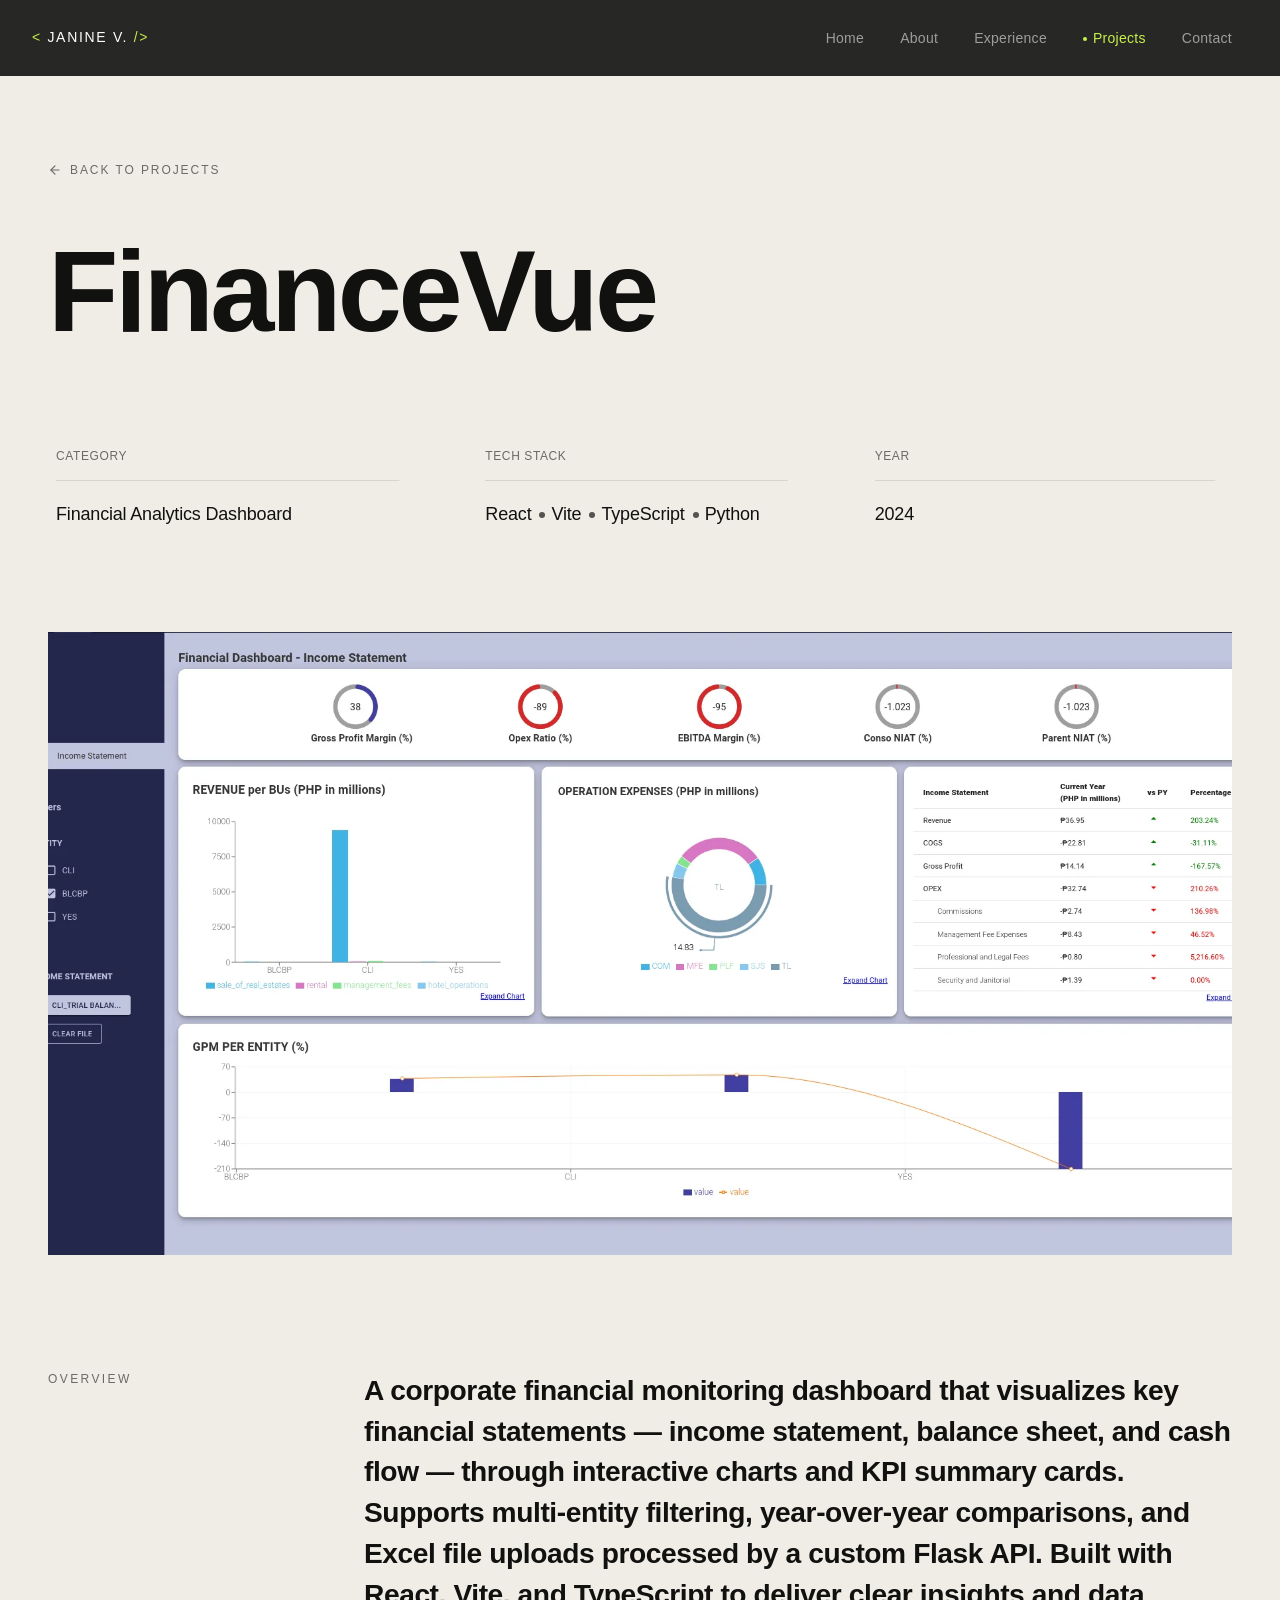
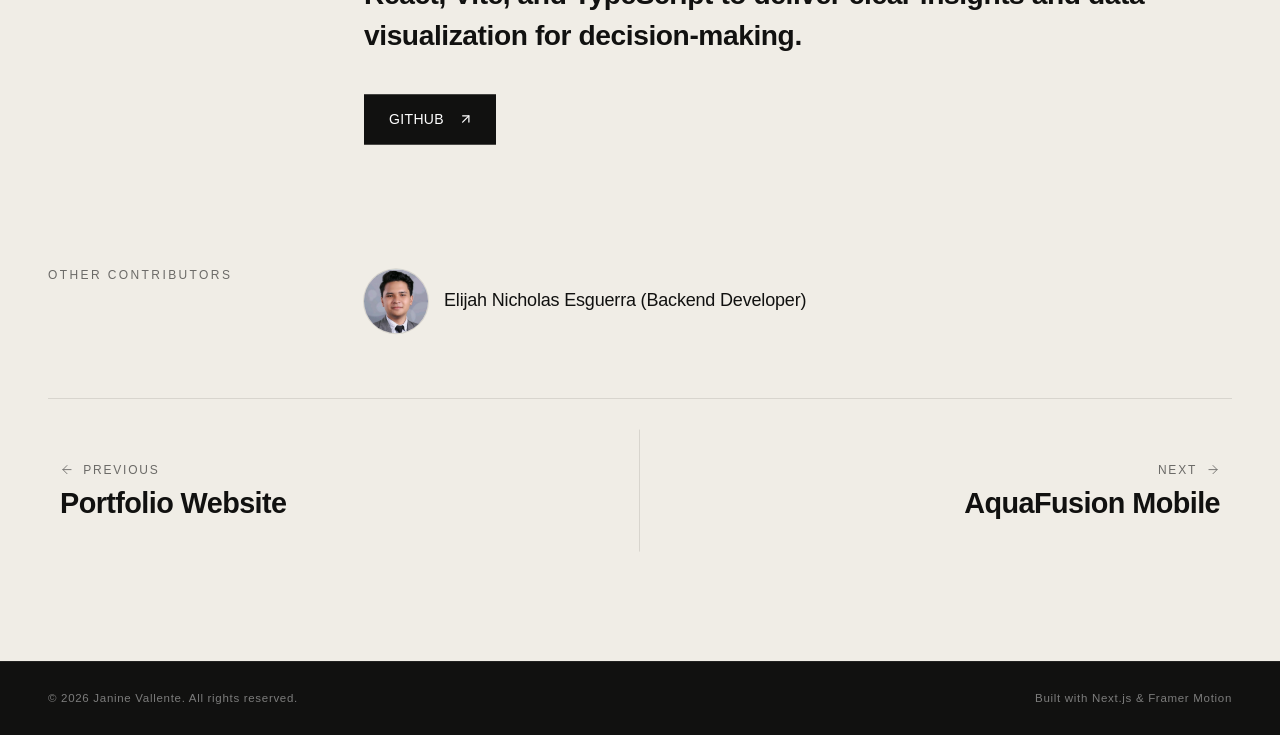
<file: projects/05/index.html>
<!DOCTYPE html><!--PsYAzdqVxQj6OvSiWkpQX--><html lang="en"><head><meta charSet="utf-8"/><meta name="viewport" content="width=device-width, initial-scale=1"/><link rel="preload" as="image" href="/_next/static/media/financevue.84834eb5.webp"/><link rel="preload" as="image" href="/_next/static/media/contributor1.84c6234b.webp"/><link rel="stylesheet" href="/_next/static/css/e0cf30192ed2599f.css" data-precedence="next"/><link rel="preload" as="script" fetchPriority="low" href="/_next/static/chunks/webpack-4772d34723bd25e0.js"/><script src="/_next/static/chunks/4bd1b696-c023c6e3521b1417.js" async=""></script><script src="/_next/static/chunks/255-dda36e826969d334.js" async=""></script><script src="/_next/static/chunks/main-app-49ab6a4f9f96a604.js" async=""></script><script src="/_next/static/chunks/949-28be4f0ec187ecd5.js" async=""></script><script src="/_next/static/chunks/933-e82fae8afd6f1f20.js" async=""></script><script src="/_next/static/chunks/498-54a8318aa3ccecf2.js" async=""></script><script src="/_next/static/chunks/app/projects/%5Bslug%5D/page-3b672890dcdfa17e.js" async=""></script><link rel="icon" href="/favicon.ico"/><title>Janine Vallente | Portfolio</title><meta name="description" content="Portfolio Website Cebu City, Philippines."/><meta name="author" content="Janine Vallente"/><link rel="icon" href="/favicon.ico"/><script src="/_next/static/chunks/polyfills-42372ed130431b0a.js" noModule=""></script></head><body><div hidden=""><!--$--><!--/$--></div><div class="fixed inset-0 z-[200] origin-top bg-ink" style="transform:none"></div><nav class="fixed top-0 inset-x-0 z-50 transition-all duration-500 py-5 px-8 bg-ink/90 backdrop-blur-[14px]"><div class="max-w-[1400px] mx-auto flex items-center justify-between"><button class="group flex items-center gap-0.5 cursor-pointer"><span class="font-display text-sm uppercase tracking-widest-2 text-white leading-none overflow-hidden h-[1.1em]"><span class="block transition-transform duration-500 ease-expo-out"><span class="text-accent">&lt;</span> <!-- -->Janine<!-- --> V.<!-- --> <span class="text-accent">/&gt;</span></span></span></button><ul class="hidden md:flex items-center gap-1"><li><button class="relative px-4 py-2 text-sm cursor-pointer group overflow-hidden font-body tracking-[0.02em]"><span class="transition-colors duration-200 text-white/55">Home</span></button></li><li><button class="relative px-4 py-2 text-sm cursor-pointer group overflow-hidden font-body tracking-[0.02em]"><span class="transition-colors duration-200 text-white/55">About</span></button></li><li><button class="relative px-4 py-2 text-sm cursor-pointer group overflow-hidden font-body tracking-[0.02em]"><span class="transition-colors duration-200 text-white/55">Experience</span></button></li><li><button class="relative px-4 py-2 text-sm cursor-pointer group overflow-hidden font-body tracking-[0.02em]"><span class="transition-colors duration-200 text-accent"><span class="inline-block w-1 h-1 rounded-full mr-1.5 mb-0.5 bg-accent"></span>Projects</span></button></li><li><button class="relative px-4 py-2 text-sm cursor-pointer group overflow-hidden font-body tracking-[0.02em]"><span class="transition-colors duration-200 text-white/55">Contact</span></button></li></ul><button class="md:hidden relative w-6 h-5 flex flex-col justify-between cursor-pointer z-[60]" aria-label="Open menu"><span class="block h-px w-full bg-white origin-center"></span><span class="block h-px w-full bg-white"></span><span class="block h-px w-full bg-white origin-center"></span></button></div></nav><main class="min-h-screen bg-bg"><div class="max-w-[1400px] mx-auto px-8 md:px-12 pt-32 md:pt-40 pb-0"><div class="mb-14" style="opacity:0;transform:translateX(-10px)"><button class="inline-flex items-center gap-2 font-body text-xs tracking-widest-3 uppercase text-ink-muted transition-all duration-200 hover:gap-3 hover:text-ink hover:underline hover:decoration-black"><svg xmlns="http://www.w3.org/2000/svg" width="14" height="14" viewBox="0 0 24 24" fill="none" stroke="currentColor" stroke-width="2" stroke-linecap="round" stroke-linejoin="round" class="lucide lucide-arrow-left" aria-hidden="true"><path d="m12 19-7-7 7-7"></path><path d="M19 12H5"></path></svg> Back to Projects</button></div><div class="mb-16 md:mb-20"><span class="font-display font-bold text-ink text-[clamp(3rem,9vw,9rem)] tracking-[-0.03em] leading-[0.9]" style="display:block"><span style="display:inline-block;overflow:hidden;vertical-align:bottom;padding-bottom:0.2em;margin-bottom:-0.2em"><span style="display:inline-block;opacity:0;transform:translateY(110%)">FinanceVue</span></span></span></div><div class="grid grid-cols-1 md:grid-cols-3 gap-0 px-2"><div class="py-6 md:pr-10"><p class="font-body font-medium text-xs tracking-[0.05em] uppercase mb-4 text-ink-muted" style="opacity:0;transform:translateY(6px)">Category</p><div class="overflow-hidden h-px w-full"><div class="h-full w-full bg-border origin-left" style="transform:scaleX(0)"></div></div><p class="mt-5 font-display font-medium text-ink text-[clamp(1rem,1.5vw,1.125rem)] tracking-[-0.01em]" style="opacity:0;transform:translateY(8px)">Financial Analytics Dashboard</p></div><div class="py-6 md:px-10"><p class="font-body font-medium text-xs tracking-[0.05em] uppercase mb-4 text-ink-muted" style="opacity:0;transform:translateY(6px)">Tech Stack</p><div class="overflow-hidden h-px w-full"><div class="h-full w-full bg-border origin-left" style="transform:scaleX(0)"></div></div><div class="mt-5 flex flex-wrap gap-1.5" style="opacity:0;transform:translateY(8px)"><span class="font-display font-medium text-ink text-[clamp(1rem,1.5vw,1.125rem)] tracking-[-0.01em]">React<span class="inline-block w-1.5 h-1.5 bg-ink/70 rounded-full ml-2 mb-0.5"></span></span><span class="font-display font-medium text-ink text-[clamp(1rem,1.5vw,1.125rem)] tracking-[-0.01em]">Vite<span class="inline-block w-1.5 h-1.5 bg-ink/70 rounded-full ml-2 mb-0.5"></span></span><span class="font-display font-medium text-ink text-[clamp(1rem,1.5vw,1.125rem)] tracking-[-0.01em]">TypeScript<span class="inline-block w-1.5 h-1.5 bg-ink/70 rounded-full ml-2 mb-0.5"></span></span><span class="font-display font-medium text-ink text-[clamp(1rem,1.5vw,1.125rem)] tracking-[-0.01em]">Python</span></div></div><div class="py-6 md:pl-10"><p class="font-body font-medium text-xs tracking-[0.05em] uppercase mb-4 text-ink-muted" style="opacity:0;transform:translateY(6px)">Year</p><div class="overflow-hidden h-px w-full"><div class="h-full w-full bg-border origin-left" style="transform:scaleX(0)"></div></div><p class="mt-5 font-display font-medium text-ink text-[clamp(1rem,1.5vw,1.125rem)] tracking-[-0.01em]" style="opacity:0;transform:translateY(8px)">2024</p></div></div></div><div class="mt-16 md:mt-20 px-4 sm:px-8 md:px-12 max-w-[1400px] mx-auto"><div class="grid grid-cols-1 gap-2 sm:gap-3"><div class="relative overflow-hidden cursor-pointer group" style="aspect-ratio:19/10;opacity:0;transform:translateY(24px)"><img src="/_next/static/media/financevue.84834eb5.webp" alt="FinanceVue screenshot 1" class="w-full h-full object-cover object-top transition-transform duration-300 group-hover:scale-105"/><div class="absolute inset-0 bg-black/50 opacity-0 group-hover:opacity-100 transition-opacity duration-300 flex items-center justify-center"><div class="bg-white/20 backdrop-blur-sm rounded-full p-2"><svg xmlns="http://www.w3.org/2000/svg" width="24" height="24" viewBox="0 0 24 24" fill="none" stroke="white" stroke-width="2" stroke-linecap="round" stroke-linejoin="round"><circle cx="11" cy="11" r="8"></circle><line x1="21" y1="21" x2="16.65" y2="16.65"></line><line x1="11" y1="8" x2="11" y2="14"></line><line x1="8" y1="11" x2="14" y2="11"></line></svg></div></div></div></div></div><div class="max-w-[1400px] mx-auto px-8 md:px-12 py-20 md:py-28"><div class="grid grid-cols-1 lg:grid-cols-[220px_1fr] gap-10 lg:gap-24 mb-12 md:mb-16"><div class="" style="opacity:0"><p class="font-body text-xs tracking-widest-5 uppercase pt-1 text-ink-muted">Overview</p></div><div><div style="opacity:0;transform:translateY(32px)"><p class="font-display font-semibold text-ink text-[clamp(1.25rem,2.2vw,1.9rem)] leading-[1.45] tracking-[-0.015em]">A corporate financial monitoring dashboard that visualizes key financial statements — income statement, balance sheet, and cash flow — through interactive charts and KPI summary cards. Supports multi-entity filtering, year-over-year comparisons, and Excel file uploads processed by a custom Flask API. Built with React, Vite, and TypeScript to deliver clear insights and data visualization for decision-making.</p></div><div class="mt-10"><div style="opacity:0;transform:translateY(32px)"><div class="flex flex-col sm:flex-row flex-wrap items-start sm:items-center gap-3 mb-14 md:mb-22"><a href="https://github.com/janinevallente/financevue-dashboard" target="_blank" rel="noopener noreferrer" class="bg-ink group inline-flex items-center gap-3 px-4 sm:px-6 py-2.5 sm:py-3.5 border border-ink font-body text-xs sm:text-sm tracking-wide uppercase transition-all duration-300 hover:bg-bg hover:border-ink"><span class="text-white transition-colors duration-300 group-hover:text-ink">Github</span><span class="text-white transition-colors duration-300 group-hover:text-ink"><svg xmlns="http://www.w3.org/2000/svg" width="15" height="15" viewBox="0 0 24 24" fill="none" stroke="currentColor" stroke-width="2" stroke-linecap="round" stroke-linejoin="round" class="lucide lucide-arrow-up-right" aria-hidden="true"><path d="M7 7h10v10"></path><path d="M7 17 17 7"></path></svg></span></a></div></div></div></div></div><div class="grid grid-cols-1 lg:grid-cols-[220px_1fr] gap-10 lg:gap-24 mb-12 md:mb-16"><div class="" style="opacity:0"><p class="font-body text-xs tracking-widest-5 uppercase pt-1 text-ink-muted">Other Contributors</p></div><div class="flex flex-col gap-4"><div style="opacity:0;transform:translateY(32px)"><a href="https://www.linkedin.com/in/en-esguerra/" target="_blank" rel="noopener noreferrer" class="group inline-flex items-center gap-4 w-fit"><div class="relative w-16 h-16 rounded-full overflow-hidden shrink-0 ring-1 ring-border transition-all duration-300 group-hover:ring-1 group-hover:ring-ink"><img src="/_next/static/media/contributor1.84c6234b.webp" alt="Elijah Nicholas Esguerra (Backend Developer)" class="w-full h-full object-cover transition-transform duration-300 group-hover:scale-105"/></div><span class="font-display font-medium text-ink text-[clamp(1rem,1.5vw,1.125rem)] tracking-[-0.01em] underline-offset-4 group-hover:underline transition-all duration-200">Elijah Nicholas Esguerra (Backend Developer)</span><svg xmlns="http://www.w3.org/2000/svg" width="15" height="15" viewBox="0 0 24 24" fill="none" stroke="currentColor" stroke-width="2" stroke-linecap="round" stroke-linejoin="round" class="lucide lucide-arrow-up-right text-ink-muted opacity-0 -translate-x-1 group-hover:opacity-100 group-hover:translate-x-0 transition-all duration-200" aria-hidden="true"><path d="M7 7h10v10"></path><path d="M7 17 17 7"></path></svg></a></div></div></div><div class="pt-7 border-t border-border"><div class="grid grid-cols-1 md:grid-cols-2 gap-0"><div style="opacity:0;transform:translateY(32px)"><a class="group flex flex-col gap-2 py-8 md:pr-10 md:border-r border-border transition-colors duration-300 hover:bg-ink" href="/projects/04/"><span class="ms-0 md:ms-3 font-body text-xs tracking-[0.15em] uppercase text-ink-muted transition-colors duration-300 group-hover:text-white/60"><svg xmlns="http://www.w3.org/2000/svg" width="14" height="14" viewBox="0 0 24 24" fill="none" stroke="currentColor" stroke-width="1.5" stroke-linecap="round" stroke-linejoin="round" class="lucide lucide-arrow-left inline mr-1" aria-hidden="true"><path d="m12 19-7-7 7-7"></path><path d="M19 12H5"></path></svg> Previous</span><span class="ms-3 font-display font-bold text-ink text-[clamp(1.25rem,2.5vw,1.8rem)] tracking-[-0.02em] leading-[1.2] transition-colors duration-300 group-hover:text-white">Portfolio Website</span></a></div><div style="opacity:0;transform:translateY(32px)"><a class="group flex flex-col gap-2 py-8 md:pl-10 md:text-right transition-colors duration-300 hover:bg-ink" href="/projects/06/"><span class="me-3 font-body text-xs tracking-[0.15em] uppercase text-ink-muted transition-colors duration-300 group-hover:text-white/60">Next <svg xmlns="http://www.w3.org/2000/svg" width="14" height="14" viewBox="0 0 24 24" fill="none" stroke="currentColor" stroke-width="1.5" stroke-linecap="round" stroke-linejoin="round" class="lucide lucide-arrow-right inline ml-1" aria-hidden="true"><path d="M5 12h14"></path><path d="m12 5 7 7-7 7"></path></svg></span><span class="me-3 font-display font-bold text-ink text-[clamp(1.25rem,2.5vw,1.8rem)] tracking-[-0.02em] leading-[1.2] transition-colors duration-300 group-hover:text-white">AquaFusion Mobile</span></a></div></div></div></div></main><footer class="bg-ink border-t border-white-7 px-8 md:px-12 py-7 flex flex-col md:flex-row items-center justify-between gap-4 font-body text-2xs tracking-[0.06em] text-white/45"><p>© <!-- -->2026<!-- --> <!-- -->Janine Vallente<!-- -->. All rights reserved.</p><p>Built with Next.js &amp; Framer Motion</p></footer><!--$--><!--/$--><script src="/_next/static/chunks/webpack-4772d34723bd25e0.js" id="_R_" async=""></script><script>(self.__next_f=self.__next_f||[]).push([0])</script><script>self.__next_f.push([1,"1:\"$Sreact.fragment\"\n2:I[9766,[],\"\"]\n3:I[8924,[],\"\"]\n5:I[4431,[],\"OutletBoundary\"]\n7:I[5278,[],\"AsyncMetadataOutlet\"]\n9:I[4431,[],\"ViewportBoundary\"]\nb:I[4431,[],\"MetadataBoundary\"]\nc:\"$Sreact.suspense\"\ne:I[7150,[],\"\"]\n:HL[\"/_next/static/css/e0cf30192ed2599f.css\",\"style\"]\n"])</script><script>self.__next_f.push([1,"0:{\"P\":null,\"b\":\"PsYAzdqVxQj6OvSiWkpQX\",\"p\":\"\",\"c\":[\"\",\"projects\",\"05\",\"\"],\"i\":false,\"f\":[[[\"\",{\"children\":[\"projects\",{\"children\":[[\"slug\",\"05\",\"d\"],{\"children\":[\"__PAGE__\",{}]}]}]},\"$undefined\",\"$undefined\",true],[\"\",[\"$\",\"$1\",\"c\",{\"children\":[[[\"$\",\"link\",\"0\",{\"rel\":\"stylesheet\",\"href\":\"/_next/static/css/e0cf30192ed2599f.css\",\"precedence\":\"next\",\"crossOrigin\":\"$undefined\",\"nonce\":\"$undefined\"}]],[\"$\",\"html\",null,{\"lang\":\"en\",\"children\":[[\"$\",\"head\",null,{\"children\":[\"$\",\"link\",null,{\"rel\":\"icon\",\"href\":\"/favicon.ico\"}]}],[\"$\",\"body\",null,{\"children\":[\"$\",\"$L2\",null,{\"parallelRouterKey\":\"children\",\"error\":\"$undefined\",\"errorStyles\":\"$undefined\",\"errorScripts\":\"$undefined\",\"template\":[\"$\",\"$L3\",null,{}],\"templateStyles\":\"$undefined\",\"templateScripts\":\"$undefined\",\"notFound\":[[[\"$\",\"title\",null,{\"children\":\"404: This page could not be found.\"}],[\"$\",\"div\",null,{\"style\":{\"fontFamily\":\"system-ui,\\\"Segoe UI\\\",Roboto,Helvetica,Arial,sans-serif,\\\"Apple Color Emoji\\\",\\\"Segoe UI Emoji\\\"\",\"height\":\"100vh\",\"textAlign\":\"center\",\"display\":\"flex\",\"flexDirection\":\"column\",\"alignItems\":\"center\",\"justifyContent\":\"center\"},\"children\":[\"$\",\"div\",null,{\"children\":[[\"$\",\"style\",null,{\"dangerouslySetInnerHTML\":{\"__html\":\"body{color:#000;background:#fff;margin:0}.next-error-h1{border-right:1px solid rgba(0,0,0,.3)}@media (prefers-color-scheme:dark){body{color:#fff;background:#000}.next-error-h1{border-right:1px solid rgba(255,255,255,.3)}}\"}}],[\"$\",\"h1\",null,{\"className\":\"next-error-h1\",\"style\":{\"display\":\"inline-block\",\"margin\":\"0 20px 0 0\",\"padding\":\"0 23px 0 0\",\"fontSize\":24,\"fontWeight\":500,\"verticalAlign\":\"top\",\"lineHeight\":\"49px\"},\"children\":404}],[\"$\",\"div\",null,{\"style\":{\"display\":\"inline-block\"},\"children\":[\"$\",\"h2\",null,{\"style\":{\"fontSize\":14,\"fontWeight\":400,\"lineHeight\":\"49px\",\"margin\":0},\"children\":\"This page could not be found.\"}]}]]}]}]],[]],\"forbidden\":\"$undefined\",\"unauthorized\":\"$undefined\"}]}]]}]]}],{\"children\":[\"projects\",[\"$\",\"$1\",\"c\",{\"children\":[null,[\"$\",\"$L2\",null,{\"parallelRouterKey\":\"children\",\"error\":\"$undefined\",\"errorStyles\":\"$undefined\",\"errorScripts\":\"$undefined\",\"template\":[\"$\",\"$L3\",null,{}],\"templateStyles\":\"$undefined\",\"templateScripts\":\"$undefined\",\"notFound\":\"$undefined\",\"forbidden\":\"$undefined\",\"unauthorized\":\"$undefined\"}]]}],{\"children\":[[\"slug\",\"05\",\"d\"],[\"$\",\"$1\",\"c\",{\"children\":[null,[\"$\",\"$L2\",null,{\"parallelRouterKey\":\"children\",\"error\":\"$undefined\",\"errorStyles\":\"$undefined\",\"errorScripts\":\"$undefined\",\"template\":[\"$\",\"$L3\",null,{}],\"templateStyles\":\"$undefined\",\"templateScripts\":\"$undefined\",\"notFound\":\"$undefined\",\"forbidden\":\"$undefined\",\"unauthorized\":\"$undefined\"}]]}],{\"children\":[\"__PAGE__\",[\"$\",\"$1\",\"c\",{\"children\":[\"$L4\",null,[\"$\",\"$L5\",null,{\"children\":[\"$L6\",[\"$\",\"$L7\",null,{\"promise\":\"$@8\"}]]}]]}],{},null,false]},null,false]},null,false]},null,false],[\"$\",\"$1\",\"h\",{\"children\":[null,[[\"$\",\"$L9\",null,{\"children\":\"$La\"}],null],[\"$\",\"$Lb\",null,{\"children\":[\"$\",\"div\",null,{\"hidden\":true,\"children\":[\"$\",\"$c\",null,{\"fallback\":null,\"children\":\"$Ld\"}]}]}]]}],false]],\"m\":\"$undefined\",\"G\":[\"$e\",[]],\"s\":false,\"S\":true}\n"])</script><script>self.__next_f.push([1,"f:I[7104,[\"949\",\"static/chunks/949-28be4f0ec187ecd5.js\",\"933\",\"static/chunks/933-e82fae8afd6f1f20.js\",\"498\",\"static/chunks/498-54a8318aa3ccecf2.js\",\"419\",\"static/chunks/app/projects/%5Bslug%5D/page-3b672890dcdfa17e.js\"],\"default\"]\n4:[\"$\",\"$Lf\",null,{\"slug\":\"05\"}]\n"])</script><script>self.__next_f.push([1,"a:[[\"$\",\"meta\",\"0\",{\"charSet\":\"utf-8\"}],[\"$\",\"meta\",\"1\",{\"name\":\"viewport\",\"content\":\"width=device-width, initial-scale=1\"}]]\n6:null\n"])</script><script>self.__next_f.push([1,"10:I[622,[],\"IconMark\"]\n8:{\"metadata\":[[\"$\",\"title\",\"0\",{\"children\":\"Janine Vallente | Portfolio\"}],[\"$\",\"meta\",\"1\",{\"name\":\"description\",\"content\":\"Portfolio Website Cebu City, Philippines.\"}],[\"$\",\"meta\",\"2\",{\"name\":\"author\",\"content\":\"Janine Vallente\"}],[\"$\",\"link\",\"3\",{\"rel\":\"icon\",\"href\":\"/favicon.ico\"}],[\"$\",\"$L10\",\"4\",{}]],\"error\":null,\"digest\":\"$undefined\"}\n"])</script><script>self.__next_f.push([1,"d:\"$8:metadata\"\n"])</script></body></html>
</file>
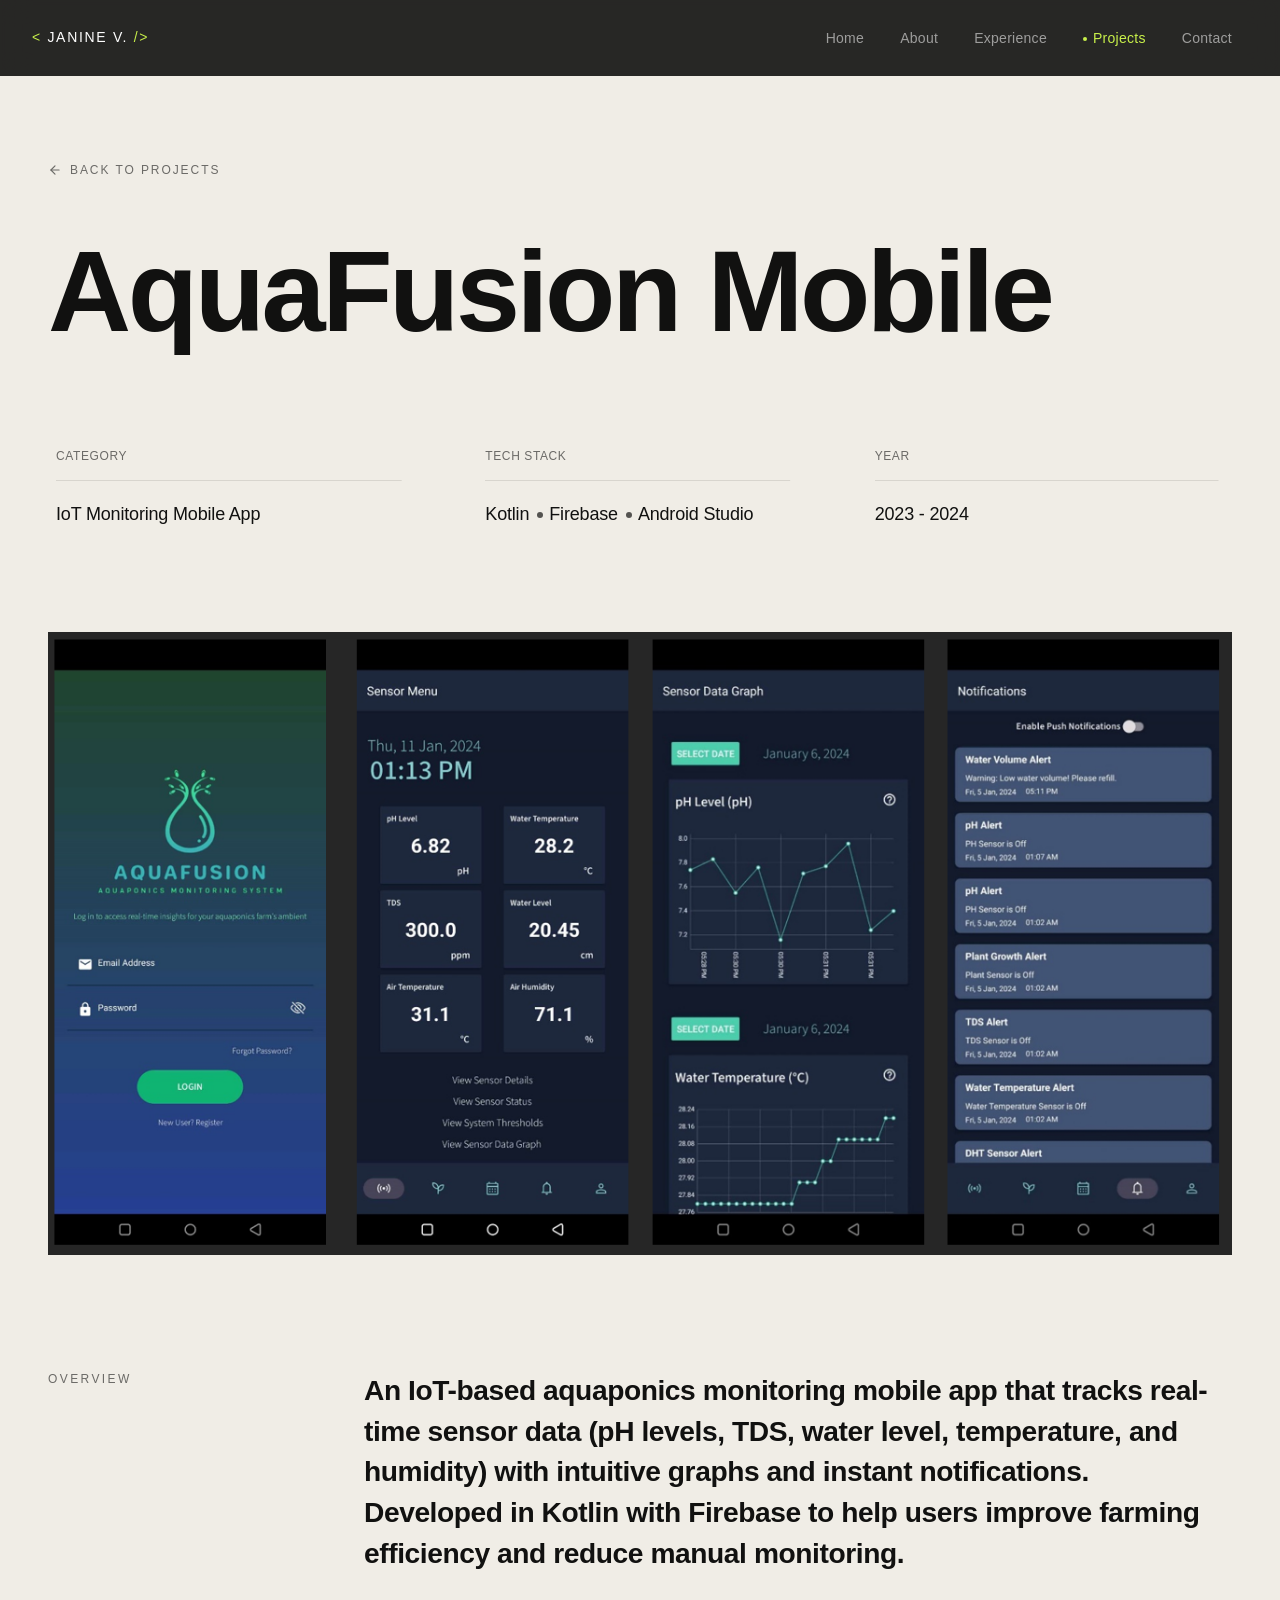
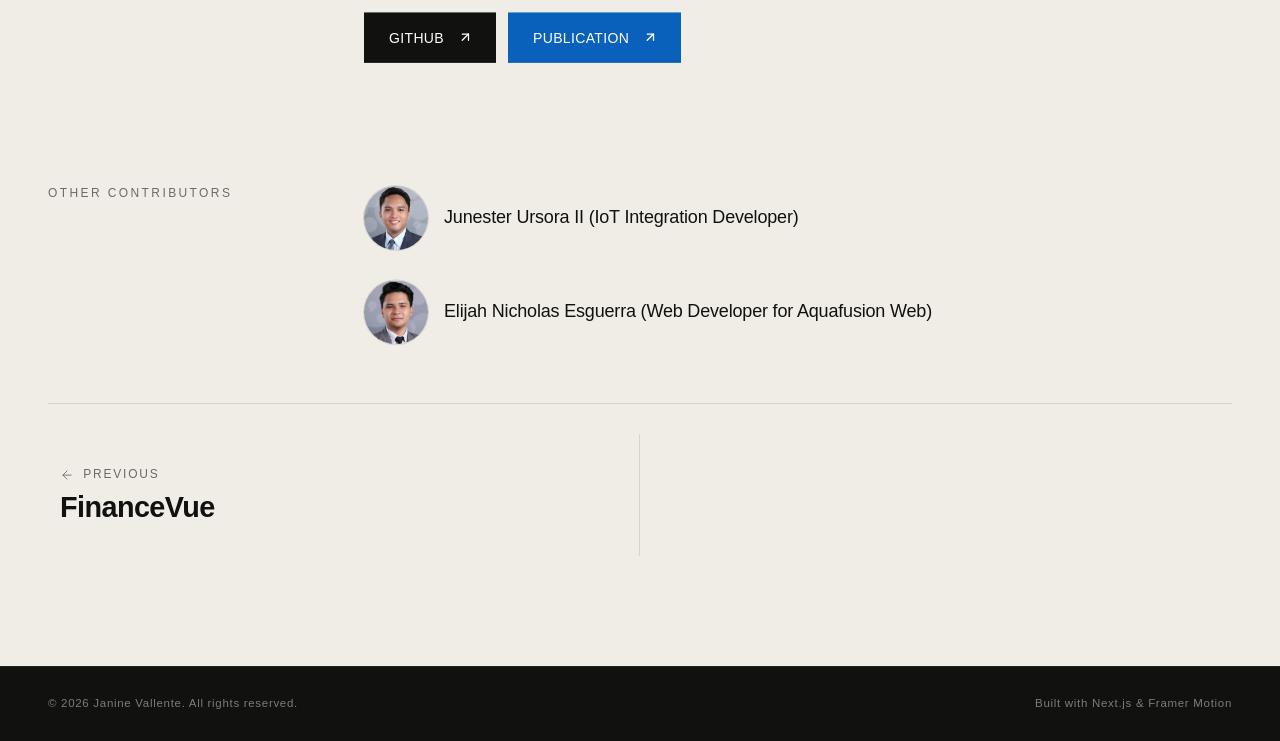
<file: projects/06/index.html>
<!DOCTYPE html><!--PsYAzdqVxQj6OvSiWkpQX--><html lang="en"><head><meta charSet="utf-8"/><meta name="viewport" content="width=device-width, initial-scale=1"/><link rel="preload" as="image" href="/_next/static/media/aquafusion.069c36be.webp"/><link rel="preload" as="image" href="/_next/static/media/contributor2.e8f4fe1b.webp"/><link rel="preload" as="image" href="/_next/static/media/contributor1.84c6234b.webp"/><link rel="stylesheet" href="/_next/static/css/e0cf30192ed2599f.css" data-precedence="next"/><link rel="preload" as="script" fetchPriority="low" href="/_next/static/chunks/webpack-4772d34723bd25e0.js"/><script src="/_next/static/chunks/4bd1b696-c023c6e3521b1417.js" async=""></script><script src="/_next/static/chunks/255-dda36e826969d334.js" async=""></script><script src="/_next/static/chunks/main-app-49ab6a4f9f96a604.js" async=""></script><script src="/_next/static/chunks/949-28be4f0ec187ecd5.js" async=""></script><script src="/_next/static/chunks/933-e82fae8afd6f1f20.js" async=""></script><script src="/_next/static/chunks/498-54a8318aa3ccecf2.js" async=""></script><script src="/_next/static/chunks/app/projects/%5Bslug%5D/page-3b672890dcdfa17e.js" async=""></script><link rel="icon" href="/favicon.ico"/><title>Janine Vallente | Portfolio</title><meta name="description" content="Portfolio Website Cebu City, Philippines."/><meta name="author" content="Janine Vallente"/><link rel="icon" href="/favicon.ico"/><script src="/_next/static/chunks/polyfills-42372ed130431b0a.js" noModule=""></script></head><body><div hidden=""><!--$--><!--/$--></div><div class="fixed inset-0 z-[200] origin-top bg-ink" style="transform:none"></div><nav class="fixed top-0 inset-x-0 z-50 transition-all duration-500 py-5 px-8 bg-ink/90 backdrop-blur-[14px]"><div class="max-w-[1400px] mx-auto flex items-center justify-between"><button class="group flex items-center gap-0.5 cursor-pointer"><span class="font-display text-sm uppercase tracking-widest-2 text-white leading-none overflow-hidden h-[1.1em]"><span class="block transition-transform duration-500 ease-expo-out"><span class="text-accent">&lt;</span> <!-- -->Janine<!-- --> V.<!-- --> <span class="text-accent">/&gt;</span></span></span></button><ul class="hidden md:flex items-center gap-1"><li><button class="relative px-4 py-2 text-sm cursor-pointer group overflow-hidden font-body tracking-[0.02em]"><span class="transition-colors duration-200 text-white/55">Home</span></button></li><li><button class="relative px-4 py-2 text-sm cursor-pointer group overflow-hidden font-body tracking-[0.02em]"><span class="transition-colors duration-200 text-white/55">About</span></button></li><li><button class="relative px-4 py-2 text-sm cursor-pointer group overflow-hidden font-body tracking-[0.02em]"><span class="transition-colors duration-200 text-white/55">Experience</span></button></li><li><button class="relative px-4 py-2 text-sm cursor-pointer group overflow-hidden font-body tracking-[0.02em]"><span class="transition-colors duration-200 text-accent"><span class="inline-block w-1 h-1 rounded-full mr-1.5 mb-0.5 bg-accent"></span>Projects</span></button></li><li><button class="relative px-4 py-2 text-sm cursor-pointer group overflow-hidden font-body tracking-[0.02em]"><span class="transition-colors duration-200 text-white/55">Contact</span></button></li></ul><button class="md:hidden relative w-6 h-5 flex flex-col justify-between cursor-pointer z-[60]" aria-label="Open menu"><span class="block h-px w-full bg-white origin-center"></span><span class="block h-px w-full bg-white"></span><span class="block h-px w-full bg-white origin-center"></span></button></div></nav><main class="min-h-screen bg-bg"><div class="max-w-[1400px] mx-auto px-8 md:px-12 pt-32 md:pt-40 pb-0"><div class="mb-14" style="opacity:0;transform:translateX(-10px)"><button class="inline-flex items-center gap-2 font-body text-xs tracking-widest-3 uppercase text-ink-muted transition-all duration-200 hover:gap-3 hover:text-ink hover:underline hover:decoration-black"><svg xmlns="http://www.w3.org/2000/svg" width="14" height="14" viewBox="0 0 24 24" fill="none" stroke="currentColor" stroke-width="2" stroke-linecap="round" stroke-linejoin="round" class="lucide lucide-arrow-left" aria-hidden="true"><path d="m12 19-7-7 7-7"></path><path d="M19 12H5"></path></svg> Back to Projects</button></div><div class="mb-16 md:mb-20"><span class="font-display font-bold text-ink text-[clamp(3rem,9vw,9rem)] tracking-[-0.03em] leading-[0.9]" style="display:block"><span style="display:inline-block;overflow:hidden;vertical-align:bottom;padding-bottom:0.2em;margin-bottom:-0.2em"><span style="display:inline-block;opacity:0;transform:translateY(110%)">AquaFusion<!-- --> </span></span><span style="display:inline-block;overflow:hidden;vertical-align:bottom;padding-bottom:0.2em;margin-bottom:-0.2em"><span style="display:inline-block;opacity:0;transform:translateY(110%)">Mobile</span></span></span></div><div class="grid grid-cols-1 md:grid-cols-3 gap-0 px-2"><div class="py-6 md:pr-10"><p class="font-body font-medium text-xs tracking-[0.05em] uppercase mb-4 text-ink-muted" style="opacity:0;transform:translateY(6px)">Category</p><div class="overflow-hidden h-px w-full"><div class="h-full w-full bg-border origin-left" style="transform:scaleX(0)"></div></div><p class="mt-5 font-display font-medium text-ink text-[clamp(1rem,1.5vw,1.125rem)] tracking-[-0.01em]" style="opacity:0;transform:translateY(8px)">IoT Monitoring Mobile App</p></div><div class="py-6 md:px-10"><p class="font-body font-medium text-xs tracking-[0.05em] uppercase mb-4 text-ink-muted" style="opacity:0;transform:translateY(6px)">Tech Stack</p><div class="overflow-hidden h-px w-full"><div class="h-full w-full bg-border origin-left" style="transform:scaleX(0)"></div></div><div class="mt-5 flex flex-wrap gap-1.5" style="opacity:0;transform:translateY(8px)"><span class="font-display font-medium text-ink text-[clamp(1rem,1.5vw,1.125rem)] tracking-[-0.01em]">Kotlin<span class="inline-block w-1.5 h-1.5 bg-ink/70 rounded-full ml-2 mb-0.5"></span></span><span class="font-display font-medium text-ink text-[clamp(1rem,1.5vw,1.125rem)] tracking-[-0.01em]">Firebase<span class="inline-block w-1.5 h-1.5 bg-ink/70 rounded-full ml-2 mb-0.5"></span></span><span class="font-display font-medium text-ink text-[clamp(1rem,1.5vw,1.125rem)] tracking-[-0.01em]">Android Studio</span></div></div><div class="py-6 md:pl-10"><p class="font-body font-medium text-xs tracking-[0.05em] uppercase mb-4 text-ink-muted" style="opacity:0;transform:translateY(6px)">Year</p><div class="overflow-hidden h-px w-full"><div class="h-full w-full bg-border origin-left" style="transform:scaleX(0)"></div></div><p class="mt-5 font-display font-medium text-ink text-[clamp(1rem,1.5vw,1.125rem)] tracking-[-0.01em]" style="opacity:0;transform:translateY(8px)">2023 - 2024</p></div></div></div><div class="mt-16 md:mt-20 px-4 sm:px-8 md:px-12 max-w-[1400px] mx-auto"><div class="grid grid-cols-1 gap-2 sm:gap-3"><div class="relative overflow-hidden cursor-pointer group" style="aspect-ratio:19/10;opacity:0;transform:translateY(24px)"><img src="/_next/static/media/aquafusion.069c36be.webp" alt="AquaFusion Mobile screenshot 1" class="w-full h-full object-cover object-top transition-transform duration-300 group-hover:scale-105"/><div class="absolute inset-0 bg-black/50 opacity-0 group-hover:opacity-100 transition-opacity duration-300 flex items-center justify-center"><div class="bg-white/20 backdrop-blur-sm rounded-full p-2"><svg xmlns="http://www.w3.org/2000/svg" width="24" height="24" viewBox="0 0 24 24" fill="none" stroke="white" stroke-width="2" stroke-linecap="round" stroke-linejoin="round"><circle cx="11" cy="11" r="8"></circle><line x1="21" y1="21" x2="16.65" y2="16.65"></line><line x1="11" y1="8" x2="11" y2="14"></line><line x1="8" y1="11" x2="14" y2="11"></line></svg></div></div></div></div></div><div class="max-w-[1400px] mx-auto px-8 md:px-12 py-20 md:py-28"><div class="grid grid-cols-1 lg:grid-cols-[220px_1fr] gap-10 lg:gap-24 mb-12 md:mb-16"><div class="" style="opacity:0"><p class="font-body text-xs tracking-widest-5 uppercase pt-1 text-ink-muted">Overview</p></div><div><div style="opacity:0;transform:translateY(32px)"><p class="font-display font-semibold text-ink text-[clamp(1.25rem,2.2vw,1.9rem)] leading-[1.45] tracking-[-0.015em]">An IoT-based aquaponics monitoring mobile app that tracks real-time sensor data (pH levels, TDS, water level, temperature, and humidity) with intuitive graphs and instant notifications. Developed in Kotlin with Firebase to help users improve farming efficiency and reduce manual monitoring.</p></div><div class="mt-10"><div style="opacity:0;transform:translateY(32px)"><div class="flex flex-col sm:flex-row flex-wrap items-start sm:items-center gap-3 mb-14 md:mb-22"><a href="https://github.com/janinevallente/aquafusion-mobile-kotlin" target="_blank" rel="noopener noreferrer" class="bg-ink group inline-flex items-center gap-3 px-4 sm:px-6 py-2.5 sm:py-3.5 border border-ink font-body text-xs sm:text-sm tracking-wide uppercase transition-all duration-300 hover:bg-bg hover:border-ink"><span class="text-white transition-colors duration-300 group-hover:text-ink">Github</span><span class="text-white transition-colors duration-300 group-hover:text-ink"><svg xmlns="http://www.w3.org/2000/svg" width="15" height="15" viewBox="0 0 24 24" fill="none" stroke="currentColor" stroke-width="2" stroke-linecap="round" stroke-linejoin="round" class="lucide lucide-arrow-up-right" aria-hidden="true"><path d="M7 7h10v10"></path><path d="M7 17 17 7"></path></svg></span></a><a href="https://zenodo.org/records/14847793" target="_blank" rel="noopener noreferrer" class="bg-primary group inline-flex items-center gap-3 px-4 sm:px-6 py-2.5 sm:py-3.5 border border-primary font-body text-xs sm:text-sm tracking-wide uppercase transition-all duration-300 hover:bg-bg hover:border-primary"><span class="text-white transition-colors duration-300 group-hover:text-primary">Publication</span><span class="text-white transition-colors duration-300 group-hover:text-primary"><svg xmlns="http://www.w3.org/2000/svg" width="15" height="15" viewBox="0 0 24 24" fill="none" stroke="currentColor" stroke-width="2" stroke-linecap="round" stroke-linejoin="round" class="lucide lucide-arrow-up-right" aria-hidden="true"><path d="M7 7h10v10"></path><path d="M7 17 17 7"></path></svg></span></a></div></div></div></div></div><div class="grid grid-cols-1 lg:grid-cols-[220px_1fr] gap-10 lg:gap-24 mb-12 md:mb-16"><div class="" style="opacity:0"><p class="font-body text-xs tracking-widest-5 uppercase pt-1 text-ink-muted">Other Contributors</p></div><div class="flex flex-col gap-4"><div style="opacity:0;transform:translateY(32px)"><a href="https://www.linkedin.com/in/junester/" target="_blank" rel="noopener noreferrer" class="group inline-flex items-center gap-4 w-fit"><div class="relative w-16 h-16 rounded-full overflow-hidden shrink-0 ring-1 ring-border transition-all duration-300 group-hover:ring-1 group-hover:ring-ink"><img src="/_next/static/media/contributor2.e8f4fe1b.webp" alt="Junester Ursora II (IoT Integration Developer)" class="w-full h-full object-cover transition-transform duration-300 group-hover:scale-105"/></div><span class="font-display font-medium text-ink text-[clamp(1rem,1.5vw,1.125rem)] tracking-[-0.01em] underline-offset-4 group-hover:underline transition-all duration-200">Junester Ursora II (IoT Integration Developer)</span><svg xmlns="http://www.w3.org/2000/svg" width="15" height="15" viewBox="0 0 24 24" fill="none" stroke="currentColor" stroke-width="2" stroke-linecap="round" stroke-linejoin="round" class="lucide lucide-arrow-up-right text-ink-muted opacity-0 -translate-x-1 group-hover:opacity-100 group-hover:translate-x-0 transition-all duration-200" aria-hidden="true"><path d="M7 7h10v10"></path><path d="M7 17 17 7"></path></svg></a></div><div style="opacity:0;transform:translateY(32px)"><a href="https://www.linkedin.com/in/en-esguerra/" target="_blank" rel="noopener noreferrer" class="group inline-flex items-center gap-4 w-fit"><div class="relative w-16 h-16 rounded-full overflow-hidden shrink-0 ring-1 ring-border transition-all duration-300 group-hover:ring-1 group-hover:ring-ink"><img src="/_next/static/media/contributor1.84c6234b.webp" alt="Elijah Nicholas Esguerra (Web Developer for Aquafusion Web)" class="w-full h-full object-cover transition-transform duration-300 group-hover:scale-105"/></div><span class="font-display font-medium text-ink text-[clamp(1rem,1.5vw,1.125rem)] tracking-[-0.01em] underline-offset-4 group-hover:underline transition-all duration-200">Elijah Nicholas Esguerra (Web Developer for Aquafusion Web)</span><svg xmlns="http://www.w3.org/2000/svg" width="15" height="15" viewBox="0 0 24 24" fill="none" stroke="currentColor" stroke-width="2" stroke-linecap="round" stroke-linejoin="round" class="lucide lucide-arrow-up-right text-ink-muted opacity-0 -translate-x-1 group-hover:opacity-100 group-hover:translate-x-0 transition-all duration-200" aria-hidden="true"><path d="M7 7h10v10"></path><path d="M7 17 17 7"></path></svg></a></div></div></div><div class="pt-7 border-t border-border"><div class="grid grid-cols-1 md:grid-cols-2 gap-0"><div style="opacity:0;transform:translateY(32px)"><a class="group flex flex-col gap-2 py-8 md:pr-10 md:border-r border-border transition-colors duration-300 hover:bg-ink" href="/projects/05/"><span class="ms-0 md:ms-3 font-body text-xs tracking-[0.15em] uppercase text-ink-muted transition-colors duration-300 group-hover:text-white/60"><svg xmlns="http://www.w3.org/2000/svg" width="14" height="14" viewBox="0 0 24 24" fill="none" stroke="currentColor" stroke-width="1.5" stroke-linecap="round" stroke-linejoin="round" class="lucide lucide-arrow-left inline mr-1" aria-hidden="true"><path d="m12 19-7-7 7-7"></path><path d="M19 12H5"></path></svg> Previous</span><span class="ms-3 font-display font-bold text-ink text-[clamp(1.25rem,2.5vw,1.8rem)] tracking-[-0.02em] leading-[1.2] transition-colors duration-300 group-hover:text-white">FinanceVue</span></a></div><div></div></div></div></div></main><footer class="bg-ink border-t border-white-7 px-8 md:px-12 py-7 flex flex-col md:flex-row items-center justify-between gap-4 font-body text-2xs tracking-[0.06em] text-white/45"><p>© <!-- -->2026<!-- --> <!-- -->Janine Vallente<!-- -->. All rights reserved.</p><p>Built with Next.js &amp; Framer Motion</p></footer><!--$--><!--/$--><script src="/_next/static/chunks/webpack-4772d34723bd25e0.js" id="_R_" async=""></script><script>(self.__next_f=self.__next_f||[]).push([0])</script><script>self.__next_f.push([1,"1:\"$Sreact.fragment\"\n2:I[9766,[],\"\"]\n3:I[8924,[],\"\"]\n5:I[4431,[],\"OutletBoundary\"]\n7:I[5278,[],\"AsyncMetadataOutlet\"]\n9:I[4431,[],\"ViewportBoundary\"]\nb:I[4431,[],\"MetadataBoundary\"]\nc:\"$Sreact.suspense\"\ne:I[7150,[],\"\"]\n:HL[\"/_next/static/css/e0cf30192ed2599f.css\",\"style\"]\n"])</script><script>self.__next_f.push([1,"0:{\"P\":null,\"b\":\"PsYAzdqVxQj6OvSiWkpQX\",\"p\":\"\",\"c\":[\"\",\"projects\",\"06\",\"\"],\"i\":false,\"f\":[[[\"\",{\"children\":[\"projects\",{\"children\":[[\"slug\",\"06\",\"d\"],{\"children\":[\"__PAGE__\",{}]}]}]},\"$undefined\",\"$undefined\",true],[\"\",[\"$\",\"$1\",\"c\",{\"children\":[[[\"$\",\"link\",\"0\",{\"rel\":\"stylesheet\",\"href\":\"/_next/static/css/e0cf30192ed2599f.css\",\"precedence\":\"next\",\"crossOrigin\":\"$undefined\",\"nonce\":\"$undefined\"}]],[\"$\",\"html\",null,{\"lang\":\"en\",\"children\":[[\"$\",\"head\",null,{\"children\":[\"$\",\"link\",null,{\"rel\":\"icon\",\"href\":\"/favicon.ico\"}]}],[\"$\",\"body\",null,{\"children\":[\"$\",\"$L2\",null,{\"parallelRouterKey\":\"children\",\"error\":\"$undefined\",\"errorStyles\":\"$undefined\",\"errorScripts\":\"$undefined\",\"template\":[\"$\",\"$L3\",null,{}],\"templateStyles\":\"$undefined\",\"templateScripts\":\"$undefined\",\"notFound\":[[[\"$\",\"title\",null,{\"children\":\"404: This page could not be found.\"}],[\"$\",\"div\",null,{\"style\":{\"fontFamily\":\"system-ui,\\\"Segoe UI\\\",Roboto,Helvetica,Arial,sans-serif,\\\"Apple Color Emoji\\\",\\\"Segoe UI Emoji\\\"\",\"height\":\"100vh\",\"textAlign\":\"center\",\"display\":\"flex\",\"flexDirection\":\"column\",\"alignItems\":\"center\",\"justifyContent\":\"center\"},\"children\":[\"$\",\"div\",null,{\"children\":[[\"$\",\"style\",null,{\"dangerouslySetInnerHTML\":{\"__html\":\"body{color:#000;background:#fff;margin:0}.next-error-h1{border-right:1px solid rgba(0,0,0,.3)}@media (prefers-color-scheme:dark){body{color:#fff;background:#000}.next-error-h1{border-right:1px solid rgba(255,255,255,.3)}}\"}}],[\"$\",\"h1\",null,{\"className\":\"next-error-h1\",\"style\":{\"display\":\"inline-block\",\"margin\":\"0 20px 0 0\",\"padding\":\"0 23px 0 0\",\"fontSize\":24,\"fontWeight\":500,\"verticalAlign\":\"top\",\"lineHeight\":\"49px\"},\"children\":404}],[\"$\",\"div\",null,{\"style\":{\"display\":\"inline-block\"},\"children\":[\"$\",\"h2\",null,{\"style\":{\"fontSize\":14,\"fontWeight\":400,\"lineHeight\":\"49px\",\"margin\":0},\"children\":\"This page could not be found.\"}]}]]}]}]],[]],\"forbidden\":\"$undefined\",\"unauthorized\":\"$undefined\"}]}]]}]]}],{\"children\":[\"projects\",[\"$\",\"$1\",\"c\",{\"children\":[null,[\"$\",\"$L2\",null,{\"parallelRouterKey\":\"children\",\"error\":\"$undefined\",\"errorStyles\":\"$undefined\",\"errorScripts\":\"$undefined\",\"template\":[\"$\",\"$L3\",null,{}],\"templateStyles\":\"$undefined\",\"templateScripts\":\"$undefined\",\"notFound\":\"$undefined\",\"forbidden\":\"$undefined\",\"unauthorized\":\"$undefined\"}]]}],{\"children\":[[\"slug\",\"06\",\"d\"],[\"$\",\"$1\",\"c\",{\"children\":[null,[\"$\",\"$L2\",null,{\"parallelRouterKey\":\"children\",\"error\":\"$undefined\",\"errorStyles\":\"$undefined\",\"errorScripts\":\"$undefined\",\"template\":[\"$\",\"$L3\",null,{}],\"templateStyles\":\"$undefined\",\"templateScripts\":\"$undefined\",\"notFound\":\"$undefined\",\"forbidden\":\"$undefined\",\"unauthorized\":\"$undefined\"}]]}],{\"children\":[\"__PAGE__\",[\"$\",\"$1\",\"c\",{\"children\":[\"$L4\",null,[\"$\",\"$L5\",null,{\"children\":[\"$L6\",[\"$\",\"$L7\",null,{\"promise\":\"$@8\"}]]}]]}],{},null,false]},null,false]},null,false]},null,false],[\"$\",\"$1\",\"h\",{\"children\":[null,[[\"$\",\"$L9\",null,{\"children\":\"$La\"}],null],[\"$\",\"$Lb\",null,{\"children\":[\"$\",\"div\",null,{\"hidden\":true,\"children\":[\"$\",\"$c\",null,{\"fallback\":null,\"children\":\"$Ld\"}]}]}]]}],false]],\"m\":\"$undefined\",\"G\":[\"$e\",[]],\"s\":false,\"S\":true}\n"])</script><script>self.__next_f.push([1,"f:I[7104,[\"949\",\"static/chunks/949-28be4f0ec187ecd5.js\",\"933\",\"static/chunks/933-e82fae8afd6f1f20.js\",\"498\",\"static/chunks/498-54a8318aa3ccecf2.js\",\"419\",\"static/chunks/app/projects/%5Bslug%5D/page-3b672890dcdfa17e.js\"],\"default\"]\n4:[\"$\",\"$Lf\",null,{\"slug\":\"06\"}]\n"])</script><script>self.__next_f.push([1,"a:[[\"$\",\"meta\",\"0\",{\"charSet\":\"utf-8\"}],[\"$\",\"meta\",\"1\",{\"name\":\"viewport\",\"content\":\"width=device-width, initial-scale=1\"}]]\n6:null\n"])</script><script>self.__next_f.push([1,"10:I[622,[],\"IconMark\"]\n8:{\"metadata\":[[\"$\",\"title\",\"0\",{\"children\":\"Janine Vallente | Portfolio\"}],[\"$\",\"meta\",\"1\",{\"name\":\"description\",\"content\":\"Portfolio Website Cebu City, Philippines.\"}],[\"$\",\"meta\",\"2\",{\"name\":\"author\",\"content\":\"Janine Vallente\"}],[\"$\",\"link\",\"3\",{\"rel\":\"icon\",\"href\":\"/favicon.ico\"}],[\"$\",\"$L10\",\"4\",{}]],\"error\":null,\"digest\":\"$undefined\"}\n"])</script><script>self.__next_f.push([1,"d:\"$8:metadata\"\n"])</script></body></html>
</file>
<file: _next/static/css/e0cf30192ed2599f.css>
*,:after,:before{--tw-border-spacing-x:0;--tw-border-spacing-y:0;--tw-translate-x:0;--tw-translate-y:0;--tw-rotate:0;--tw-skew-x:0;--tw-skew-y:0;--tw-scale-x:1;--tw-scale-y:1;--tw-pan-x: ;--tw-pan-y: ;--tw-pinch-zoom: ;--tw-scroll-snap-strictness:proximity;--tw-gradient-from-position: ;--tw-gradient-via-position: ;--tw-gradient-to-position: ;--tw-ordinal: ;--tw-slashed-zero: ;--tw-numeric-figure: ;--tw-numeric-spacing: ;--tw-numeric-fraction: ;--tw-ring-inset: ;--tw-ring-offset-width:0px;--tw-ring-offset-color:#fff;--tw-ring-color:rgb(59 130 246/0.5);--tw-ring-offset-shadow:0 0 #0000;--tw-ring-shadow:0 0 #0000;--tw-shadow:0 0 #0000;--tw-shadow-colored:0 0 #0000;--tw-blur: ;--tw-brightness: ;--tw-contrast: ;--tw-grayscale: ;--tw-hue-rotate: ;--tw-invert: ;--tw-saturate: ;--tw-sepia: ;--tw-drop-shadow: ;--tw-backdrop-blur: ;--tw-backdrop-brightness: ;--tw-backdrop-contrast: ;--tw-backdrop-grayscale: ;--tw-backdrop-hue-rotate: ;--tw-backdrop-invert: ;--tw-backdrop-opacity: ;--tw-backdrop-saturate: ;--tw-backdrop-sepia: ;--tw-contain-size: ;--tw-contain-layout: ;--tw-contain-paint: ;--tw-contain-style: }::backdrop{--tw-border-spacing-x:0;--tw-border-spacing-y:0;--tw-translate-x:0;--tw-translate-y:0;--tw-rotate:0;--tw-skew-x:0;--tw-skew-y:0;--tw-scale-x:1;--tw-scale-y:1;--tw-pan-x: ;--tw-pan-y: ;--tw-pinch-zoom: ;--tw-scroll-snap-strictness:proximity;--tw-gradient-from-position: ;--tw-gradient-via-position: ;--tw-gradient-to-position: ;--tw-ordinal: ;--tw-slashed-zero: ;--tw-numeric-figure: ;--tw-numeric-spacing: ;--tw-numeric-fraction: ;--tw-ring-inset: ;--tw-ring-offset-width:0px;--tw-ring-offset-color:#fff;--tw-ring-color:rgb(59 130 246/0.5);--tw-ring-offset-shadow:0 0 #0000;--tw-ring-shadow:0 0 #0000;--tw-shadow:0 0 #0000;--tw-shadow-colored:0 0 #0000;--tw-blur: ;--tw-brightness: ;--tw-contrast: ;--tw-grayscale: ;--tw-hue-rotate: ;--tw-invert: ;--tw-saturate: ;--tw-sepia: ;--tw-drop-shadow: ;--tw-backdrop-blur: ;--tw-backdrop-brightness: ;--tw-backdrop-contrast: ;--tw-backdrop-grayscale: ;--tw-backdrop-hue-rotate: ;--tw-backdrop-invert: ;--tw-backdrop-opacity: ;--tw-backdrop-saturate: ;--tw-backdrop-sepia: ;--tw-contain-size: ;--tw-contain-layout: ;--tw-contain-paint: ;--tw-contain-style: }/*
! tailwindcss v3.4.19 | MIT License | https://tailwindcss.com
*/*,:after,:before{box-sizing:border-box;border:0 solid #e5e7eb}:after,:before{--tw-content:""}:host,html{line-height:1.5;-webkit-text-size-adjust:100%;-moz-tab-size:4;-o-tab-size:4;tab-size:4;font-family:ui-sans-serif,system-ui,sans-serif,Apple Color Emoji,Segoe UI Emoji,Segoe UI Symbol,Noto Color Emoji;font-feature-settings:normal;font-variation-settings:normal;-webkit-tap-highlight-color:transparent}body{margin:0;line-height:inherit}hr{height:0;color:inherit;border-top-width:1px}abbr:where([title]){-webkit-text-decoration:underline dotted;text-decoration:underline dotted}h1,h2,h3,h4,h5,h6{font-size:inherit;font-weight:inherit}a{color:inherit;text-decoration:inherit}b,strong{font-weight:bolder}code,kbd,pre,samp{font-family:ui-monospace,SFMono-Regular,Menlo,Monaco,Consolas,Liberation Mono,Courier New,monospace;font-feature-settings:normal;font-variation-settings:normal;font-size:1em}small{font-size:80%}sub,sup{font-size:75%;line-height:0;position:relative;vertical-align:baseline}sub{bottom:-.25em}sup{top:-.5em}table{text-indent:0;border-color:inherit;border-collapse:collapse}button,input,optgroup,select,textarea{font-family:inherit;font-feature-settings:inherit;font-variation-settings:inherit;font-size:100%;font-weight:inherit;line-height:inherit;letter-spacing:inherit;color:inherit;margin:0;padding:0}button,select{text-transform:none}button,input:where([type=button]),input:where([type=reset]),input:where([type=submit]){-webkit-appearance:button;background-color:transparent;background-image:none}:-moz-focusring{outline:auto}:-moz-ui-invalid{box-shadow:none}progress{vertical-align:baseline}::-webkit-inner-spin-button,::-webkit-outer-spin-button{height:auto}[type=search]{-webkit-appearance:textfield;outline-offset:-2px}::-webkit-search-decoration{-webkit-appearance:none}::-webkit-file-upload-button{-webkit-appearance:button;font:inherit}summary{display:list-item}blockquote,dd,dl,figure,h1,h2,h3,h4,h5,h6,hr,p,pre{margin:0}fieldset{margin:0}fieldset,legend{padding:0}menu,ol,ul{list-style:none;margin:0;padding:0}dialog{padding:0}textarea{resize:vertical}input::-moz-placeholder,textarea::-moz-placeholder{opacity:1;color:#9ca3af}input::placeholder,textarea::placeholder{opacity:1;color:#9ca3af}[role=button],button{cursor:pointer}:disabled{cursor:default}audio,canvas,embed,iframe,img,object,svg,video{display:block;vertical-align:middle}img,video{max-width:100%;height:auto}[hidden]:where(:not([hidden=until-found])){display:none}.container{width:100%;margin-right:auto;margin-left:auto;padding-right:2rem;padding-left:2rem}@media (min-width:1400px){.container{max-width:1400px}}.pointer-events-none{pointer-events:none}.visible{visibility:visible}.fixed{position:fixed}.absolute{position:absolute}.relative{position:relative}.inset-0{inset:0}.inset-x-0{left:0;right:0}.-right-4{right:-1rem}.-top-4{top:-1rem}.bottom-4{bottom:1rem}.left-1\/2{left:50%}.left-4{left:1rem}.right-4{right:1rem}.right-6{right:1.5rem}.top-0{top:0}.top-6{top:1.5rem}.-z-10{z-index:-10}.z-10{z-index:10}.z-40{z-index:40}.z-50{z-index:50}.z-\[100\]{z-index:100}.z-\[200\]{z-index:200}.z-\[300\]{z-index:300}.z-\[301\]{z-index:301}.z-\[60\]{z-index:60}.mx-auto{margin-left:auto;margin-right:auto}.mb-0\.5{margin-bottom:.125rem}.mb-1{margin-bottom:.25rem}.mb-10{margin-bottom:2.5rem}.mb-12{margin-bottom:3rem}.mb-14{margin-bottom:3.5rem}.mb-16{margin-bottom:4rem}.mb-20{margin-bottom:5rem}.mb-3{margin-bottom:.75rem}.mb-3\.5{margin-bottom:.875rem}.mb-4{margin-bottom:1rem}.mb-5{margin-bottom:1.25rem}.mb-6{margin-bottom:1.5rem}.me-3{margin-inline-end:.75rem}.ml-1{margin-left:.25rem}.ml-2{margin-left:.5rem}.ml-6{margin-left:1.5rem}.mr-1{margin-right:.25rem}.mr-1\.5{margin-right:.375rem}.ms-0{margin-inline-start:0}.ms-3{margin-inline-start:.75rem}.mt-1{margin-top:.25rem}.mt-10{margin-top:2.5rem}.mt-12{margin-top:3rem}.mt-16{margin-top:4rem}.mt-5{margin-top:1.25rem}.mt-6{margin-top:1.5rem}.mt-\[10px\]{margin-top:10px}.block{display:block}.inline-block{display:inline-block}.inline{display:inline}.flex{display:flex}.inline-flex{display:inline-flex}.grid{display:grid}.hidden{display:none}.h-1{height:.25rem}.h-1\.5{height:.375rem}.h-16{height:4rem}.h-2{height:.5rem}.h-5{height:1.25rem}.h-\[1\.1em\]{height:1.1em}.h-\[90px\]{height:90px}.h-full{height:100%}.h-px{height:1px}.h-screen{height:100vh}.max-h-\[90vh\]{max-height:90vh}.min-h-screen{min-height:100vh}.w-1{width:.25rem}.w-1\.5{width:.375rem}.w-16{width:4rem}.w-2{width:.5rem}.w-36{width:9rem}.w-6{width:1.5rem}.w-\[90px\]{width:90px}.w-fit{width:-moz-fit-content;width:fit-content}.w-full{width:100%}.w-max{width:-moz-max-content;width:max-content}.min-w-0{min-width:0}.max-w-\[1400px\]{max-width:1400px}.max-w-\[90vw\]{max-width:90vw}.max-w-full{max-width:100%}.flex-1{flex:1 1 0%}.flex-shrink-0,.shrink-0{flex-shrink:0}.origin-center{transform-origin:center}.origin-left{transform-origin:left}.origin-top{transform-origin:top}.-translate-x-1{--tw-translate-x:-0.25rem}.-translate-x-1,.-translate-x-1\/2{transform:translate(var(--tw-translate-x),var(--tw-translate-y)) rotate(var(--tw-rotate)) skewX(var(--tw-skew-x)) skewY(var(--tw-skew-y)) scaleX(var(--tw-scale-x)) scaleY(var(--tw-scale-y))}.-translate-x-1\/2{--tw-translate-x:-50%}.transform{transform:translate(var(--tw-translate-x),var(--tw-translate-y)) rotate(var(--tw-rotate)) skewX(var(--tw-skew-x)) skewY(var(--tw-skew-y)) scaleX(var(--tw-scale-x)) scaleY(var(--tw-scale-y))}@keyframes bounce{0%,to{transform:translateY(-25%);animation-timing-function:cubic-bezier(.8,0,1,1)}50%{transform:none;animation-timing-function:cubic-bezier(0,0,.2,1)}}.animate-bounce{animation:bounce 1s infinite}.cursor-default{cursor:default}.cursor-none{cursor:none}.cursor-pointer{cursor:pointer}.select-none{-webkit-user-select:none;-moz-user-select:none;user-select:none}.grid-cols-1{grid-template-columns:repeat(1,minmax(0,1fr))}.flex-col{flex-direction:column}.flex-wrap{flex-wrap:wrap}.items-start{align-items:flex-start}.items-end{align-items:flex-end}.items-center{align-items:center}.items-baseline{align-items:baseline}.justify-center{justify-content:center}.justify-between{justify-content:space-between}.gap-0{gap:0}.gap-0\.5{gap:.125rem}.gap-1{gap:.25rem}.gap-1\.5{gap:.375rem}.gap-10{gap:2.5rem}.gap-12{gap:3rem}.gap-2{gap:.5rem}.gap-2\.5{gap:.625rem}.gap-3{gap:.75rem}.gap-4{gap:1rem}.gap-5{gap:1.25rem}.gap-6{gap:1.5rem}.gap-7{gap:1.75rem}.gap-8{gap:2rem}.overflow-hidden{overflow:hidden}.text-ellipsis{text-overflow:ellipsis}.whitespace-nowrap{white-space:nowrap}.break-all{word-break:break-all}.rounded-full{border-radius:9999px}.rounded-sm{border-radius:.125rem}.border{border-width:1px}.border-b{border-bottom-width:1px}.border-t{border-top-width:1px}.border-accent{--tw-border-opacity:1;border-color:rgb(200 240 74/var(--tw-border-opacity,1))}.border-accent-25{border-color:#c8f04a40}.border-accent\/25{border-color:rgb(200 240 74/.25)}.border-border{--tw-border-opacity:1;border-color:rgb(216 213 206/var(--tw-border-opacity,1))}.border-ink{--tw-border-opacity:1;border-color:rgb(17 17 16/var(--tw-border-opacity,1))}.border-ink\/10{border-color:rgb(17 17 16/.1)}.border-primary{--tw-border-opacity:1;border-color:rgb(9 97 187/var(--tw-border-opacity,1))}.border-transparent{border-color:transparent}.border-white-14{border-color:#ffffff24}.border-white-7{border-color:#ffffff12}.bg-accent{--tw-bg-opacity:1;background-color:rgb(200 240 74/var(--tw-bg-opacity,1))}.bg-accent-5{background-color:#c8f04a0d}.bg-accent\/5{background-color:rgb(200 240 74/.05)}.bg-bg{--tw-bg-opacity:1;background-color:rgb(240 237 230/var(--tw-bg-opacity,1))}.bg-black\/20{background-color:rgb(0 0 0/.2)}.bg-black\/50{background-color:rgb(0 0 0/.5)}.bg-black\/95{background-color:rgb(0 0 0/.95)}.bg-border{--tw-bg-opacity:1;background-color:rgb(216 213 206/var(--tw-bg-opacity,1))}.bg-hero{background-color:rgb(32 32 30/var(--tw-bg-opacity,1))}.bg-hero,.bg-ink{--tw-bg-opacity:1}.bg-ink{background-color:rgb(17 17 16/var(--tw-bg-opacity,1))}.bg-ink\/70{background-color:rgb(17 17 16/.7)}.bg-ink\/90{background-color:rgb(17 17 16/.9)}.bg-primary{--tw-bg-opacity:1;background-color:rgb(9 97 187/var(--tw-bg-opacity,1))}.bg-transparent{background-color:transparent}.bg-white{--tw-bg-opacity:1;background-color:rgb(255 255 255/var(--tw-bg-opacity,1))}.bg-white\/20{background-color:rgb(255 255 255/.2)}.bg-white\/5{background-color:rgb(255 255 255/.05)}.bg-gradient-to-b{background-image:linear-gradient(to bottom,var(--tw-gradient-stops))}.from-black\/15{--tw-gradient-from:rgb(0 0 0/0.15) var(--tw-gradient-from-position);--tw-gradient-to:rgb(0 0 0/0) var(--tw-gradient-to-position);--tw-gradient-stops:var(--tw-gradient-from),var(--tw-gradient-to)}.via-black\/5{--tw-gradient-to:rgb(0 0 0/0) var(--tw-gradient-to-position);--tw-gradient-stops:var(--tw-gradient-from),rgb(0 0 0/0.05) var(--tw-gradient-via-position),var(--tw-gradient-to)}.to-black{--tw-gradient-to:#000 var(--tw-gradient-to-position)}.object-contain{-o-object-fit:contain;object-fit:contain}.object-cover{-o-object-fit:cover;object-fit:cover}.object-top{-o-object-position:top;object-position:top}.p-2{padding:.5rem}.px-10{padding-left:2.5rem;padding-right:2.5rem}.px-2{padding-left:.5rem;padding-right:.5rem}.px-3{padding-left:.75rem;padding-right:.75rem}.px-4{padding-left:1rem;padding-right:1rem}.px-5{padding-left:1.25rem;padding-right:1.25rem}.px-6{padding-left:1.5rem;padding-right:1.5rem}.px-8{padding-left:2rem;padding-right:2rem}.py-1{padding-top:.25rem;padding-bottom:.25rem}.py-1\.5{padding-top:.375rem;padding-bottom:.375rem}.py-10{padding-top:2.5rem;padding-bottom:2.5rem}.py-2{padding-top:.5rem;padding-bottom:.5rem}.py-2\.5{padding-top:.625rem;padding-bottom:.625rem}.py-20{padding-top:5rem;padding-bottom:5rem}.py-28{padding-top:7rem;padding-bottom:7rem}.py-3{padding-top:.75rem;padding-bottom:.75rem}.py-3\.5{padding-top:.875rem;padding-bottom:.875rem}.py-5{padding-top:1.25rem;padding-bottom:1.25rem}.py-6{padding-top:1.5rem;padding-bottom:1.5rem}.py-7{padding-top:1.75rem;padding-bottom:1.75rem}.py-8{padding-top:2rem;padding-bottom:2rem}.pb-0{padding-bottom:0}.pb-0\.5{padding-bottom:.125rem}.pb-10{padding-bottom:2.5rem}.pb-12{padding-bottom:3rem}.pb-4{padding-bottom:1rem}.pb-8{padding-bottom:2rem}.pe-16{padding-inline-end:4rem}.pt-1{padding-top:.25rem}.pt-10{padding-top:2.5rem}.pt-12{padding-top:3rem}.pt-28{padding-top:7rem}.pt-3{padding-top:.75rem}.pt-32{padding-top:8rem}.pt-4{padding-top:1rem}.pt-7{padding-top:1.75rem}.text-left{text-align:left}.text-center{text-align:center}.text-right{text-align:right}.font-body{font-family:var(--font-body)}.font-display{font-family:var(--font-display)}.text-2xl{font-size:1.5rem;line-height:2rem}.text-2xs{font-size:.72rem}.text-\[0\.65rem\]{font-size:.65rem}.text-\[0\.78rem\]{font-size:.78rem}.text-\[10px\]{font-size:10px}.text-\[11px\]{font-size:11px}.text-\[clamp\(0\.72rem\2c 1vw\2c 0\.82rem\)\]{font-size:clamp(.72rem,1vw,.82rem)}.text-\[clamp\(0\.82rem\2c 1\.2vw\2c 0\.95rem\)\]{font-size:clamp(.82rem,1.2vw,.95rem)}.text-\[clamp\(0\.8rem\2c 1\.2vw\2c 0\.95rem\)\]{font-size:clamp(.8rem,1.2vw,.95rem)}.text-\[clamp\(0\.95rem\2c 1\.4vw\2c 1\.1rem\)\]{font-size:clamp(.95rem,1.4vw,1.1rem)}.text-\[clamp\(0\.9rem\2c 1\.5vw\2c 1\.1rem\)\]{font-size:clamp(.9rem,1.5vw,1.1rem)}.text-\[clamp\(1\.25rem\2c 2\.2vw\2c 1\.9rem\)\]{font-size:clamp(1.25rem,2.2vw,1.9rem)}.text-\[clamp\(1\.25rem\2c 2\.5vw\2c 1\.8rem\)\]{font-size:clamp(1.25rem,2.5vw,1.8rem)}.text-\[clamp\(1\.45rem\2c 3\.2vw\2c 2\.75rem\)\]{font-size:clamp(1.45rem,3.2vw,2.75rem)}.text-\[clamp\(1\.5rem\2c 3vw\2c 2rem\)\]{font-size:clamp(1.5rem,3vw,2rem)}.text-\[clamp\(1\.65rem\2c 3\.6vw\2c 3rem\)\]{font-size:clamp(1.65rem,3.6vw,3rem)}.text-\[clamp\(1rem\2c 1\.5vw\2c 1\.125rem\)\]{font-size:clamp(1rem,1.5vw,1.125rem)}.text-\[clamp\(1rem\2c 1\.7vw\2c 1\.3rem\)\]{font-size:clamp(1rem,1.7vw,1.3rem)}.text-\[clamp\(2\.5rem\2c 6vw\2c 5\.5rem\)\]{font-size:clamp(2.5rem,6vw,5.5rem)}.text-\[clamp\(2rem\2c 4vw\2c 3rem\)\]{font-size:clamp(2rem,4vw,3rem)}.text-\[clamp\(2rem\2c 8vw\2c 3\.5rem\)\]{font-size:clamp(2rem,8vw,3.5rem)}.text-\[clamp\(3rem\2c 9vw\2c 9rem\)\]{font-size:clamp(3rem,9vw,9rem)}.text-\[clamp\(4rem\2c 12vw\2c 12rem\)\]{font-size:clamp(4rem,12vw,12rem)}.text-lg{font-size:1.125rem;line-height:1.75rem}.text-sm{font-size:.875rem;line-height:1.25rem}.text-xs{font-size:.75rem;line-height:1rem}.font-bold{font-weight:700}.font-light{font-weight:300}.font-medium{font-weight:500}.font-normal{font-weight:400}.font-semibold{font-weight:600}.uppercase{text-transform:uppercase}.capitalize{text-transform:capitalize}.tabular-nums{--tw-numeric-spacing:tabular-nums;font-variant-numeric:var(--tw-ordinal) var(--tw-slashed-zero) var(--tw-numeric-figure) var(--tw-numeric-spacing) var(--tw-numeric-fraction)}.leading-\[0\.9\]{line-height:.9}.leading-\[1\.25\]{line-height:1.25}.leading-\[1\.2\]{line-height:1.2}.leading-\[1\.45\]{line-height:1.45}.leading-none{line-height:1}.leading-relaxed{line-height:1.625}.leading-snug{line-height:1.375}.leading-tight{line-height:1.25}.tracking-\[-0\.015em\]{letter-spacing:-.015em}.tracking-\[-0\.01em\]{letter-spacing:-.01em}.tracking-\[-0\.02em\]{letter-spacing:-.02em}.tracking-\[-0\.03em\]{letter-spacing:-.03em}.tracking-\[0\.02em\]{letter-spacing:.02em}.tracking-\[0\.05em\]{letter-spacing:.05em}.tracking-\[0\.06em\]{letter-spacing:.06em}.tracking-\[0\.12em\]{letter-spacing:.12em}.tracking-\[0\.15em\]{letter-spacing:.15em}.tracking-tight{letter-spacing:-.025em}.tracking-tighter{letter-spacing:-.05em}.tracking-wide{letter-spacing:.025em}.tracking-wider{letter-spacing:.05em}.tracking-widest{letter-spacing:.1em}.tracking-widest-2{letter-spacing:.12em}.tracking-widest-3{letter-spacing:.16em}.tracking-widest-4{letter-spacing:.18em}.tracking-widest-5{letter-spacing:.2em}.text-accent{--tw-text-opacity:1;color:rgb(200 240 74/var(--tw-text-opacity,1))}.text-accent\/80{color:rgb(200 240 74/.8)}.text-accent\/90{color:rgb(200 240 74/.9)}.text-ink{--tw-text-opacity:1;color:rgb(17 17 16/var(--tw-text-opacity,1))}.text-ink-muted{--tw-text-opacity:1;color:rgb(107 106 103/var(--tw-text-opacity,1))}.text-ink\/75{color:rgb(17 17 16/.75)}.text-white{--tw-text-opacity:1;color:rgb(255 255 255/var(--tw-text-opacity,1))}.text-white-55{color:#ffffff8c}.text-white\/25{color:rgb(255 255 255/.25)}.text-white\/30{color:rgb(255 255 255/.3)}.text-white\/45{color:rgb(255 255 255/.45)}.text-white\/50{color:rgb(255 255 255/.5)}.text-white\/55{color:rgb(255 255 255/.55)}.text-white\/60{color:rgb(255 255 255/.6)}.text-white\/70{color:rgb(255 255 255/.7)}.text-white\/85{color:rgb(255 255 255/.85)}.underline-offset-4{text-underline-offset:4px}.opacity-0{opacity:0}.opacity-95{opacity:.95}.opacity-\[0\.035\]{opacity:.035}.shadow-2xl{--tw-shadow:0 25px 50px -12px rgb(0 0 0/0.25);--tw-shadow-colored:0 25px 50px -12px var(--tw-shadow-color);box-shadow:var(--tw-ring-offset-shadow,0 0 #0000),var(--tw-ring-shadow,0 0 #0000),var(--tw-shadow)}.ring-1{--tw-ring-offset-shadow:var(--tw-ring-inset) 0 0 0 var(--tw-ring-offset-width) var(--tw-ring-offset-color);--tw-ring-shadow:var(--tw-ring-inset) 0 0 0 calc(1px + var(--tw-ring-offset-width)) var(--tw-ring-color);box-shadow:var(--tw-ring-offset-shadow),var(--tw-ring-shadow),var(--tw-shadow,0 0 #0000)}.ring-border{--tw-ring-opacity:1;--tw-ring-color:rgb(216 213 206/var(--tw-ring-opacity,1))}.filter{filter:var(--tw-blur) var(--tw-brightness) var(--tw-contrast) var(--tw-grayscale) var(--tw-hue-rotate) var(--tw-invert) var(--tw-saturate) var(--tw-sepia) var(--tw-drop-shadow)}.backdrop-blur-\[14px\]{--tw-backdrop-blur:blur(14px)}.backdrop-blur-\[14px\],.backdrop-blur-lg{backdrop-filter:var(--tw-backdrop-blur) var(--tw-backdrop-brightness) var(--tw-backdrop-contrast) var(--tw-backdrop-grayscale) var(--tw-backdrop-hue-rotate) var(--tw-backdrop-invert) var(--tw-backdrop-opacity) var(--tw-backdrop-saturate) var(--tw-backdrop-sepia)}.backdrop-blur-lg{--tw-backdrop-blur:blur(16px)}.backdrop-blur-sm{--tw-backdrop-blur:blur(4px);backdrop-filter:var(--tw-backdrop-blur) var(--tw-backdrop-brightness) var(--tw-backdrop-contrast) var(--tw-backdrop-grayscale) var(--tw-backdrop-hue-rotate) var(--tw-backdrop-invert) var(--tw-backdrop-opacity) var(--tw-backdrop-saturate) var(--tw-backdrop-sepia)}.transition{transition-property:color,background-color,border-color,text-decoration-color,fill,stroke,opacity,box-shadow,transform,filter,backdrop-filter;transition-timing-function:cubic-bezier(.4,0,.2,1);transition-duration:.15s}.transition-all{transition-property:all;transition-timing-function:cubic-bezier(.4,0,.2,1);transition-duration:.15s}.transition-colors{transition-property:color,background-color,border-color,text-decoration-color,fill,stroke;transition-timing-function:cubic-bezier(.4,0,.2,1);transition-duration:.15s}.transition-opacity{transition-property:opacity;transition-timing-function:cubic-bezier(.4,0,.2,1);transition-duration:.15s}.transition-transform{transition-property:transform;transition-timing-function:cubic-bezier(.4,0,.2,1);transition-duration:.15s}.duration-200{transition-duration:.2s}.duration-300{transition-duration:.3s}.duration-500{transition-duration:.5s}.ease-expo-out{transition-timing-function:cubic-bezier(.16,1,.3,1)}@import url("https://fonts.googleapis.com/css2?family=Syne:wght@400;500;600;700;800&family=Inter+Tight:ital,wght@0,300;0,400;0,500;1,300;1,400&display=swap");:root{--font-display:"Syne",sans-serif;--font-body:"Inter Tight",sans-serif;--color-bg:#f0ede6;--color-hero:#20201e;--color-ink:#111110;--color-ink-secondary:#1c1c1a;--color-ink-muted:#6b6a67;--color-surface:#1a1a18;--color-accent:#c8f04a;--color-border:#d8d5ce}*{box-sizing:border-box;margin:0;padding:0}html{scroll-behavior:smooth}body{background-color:var(--color-bg);color:var(--color-ink);font-family:var(--font-body);-webkit-font-smoothing:antialiased;-moz-osx-font-smoothing:grayscale;overflow-x:hidden}::-moz-selection{background:var(--color-ink);color:var(--color-bg)}::selection{background:var(--color-ink);color:var(--color-bg)}::-webkit-scrollbar{width:5px}::-webkit-scrollbar-track{background:var(--color-bg)}::-webkit-scrollbar-thumb{background:#c5c2bb;border-radius:99px}::-webkit-scrollbar-thumb:hover{background:#999891}.projects-list-area,.projects-list-area *{cursor:none}@keyframes marquee{0%{transform:translateX(0)}to{transform:translateX(-100%)}}.page-transition-overlay{position:fixed;inset:0;z-index:9999;pointer-events:none}.hover\:gap-3:hover{gap:.75rem}.hover\:border-accent:hover{--tw-border-opacity:1;border-color:rgb(200 240 74/var(--tw-border-opacity,1))}.hover\:border-ink:hover{--tw-border-opacity:1;border-color:rgb(17 17 16/var(--tw-border-opacity,1))}.hover\:border-primary:hover{--tw-border-opacity:1;border-color:rgb(9 97 187/var(--tw-border-opacity,1))}.hover\:bg-accent:hover{--tw-bg-opacity:1;background-color:rgb(200 240 74/var(--tw-bg-opacity,1))}.hover\:bg-bg:hover{--tw-bg-opacity:1;background-color:rgb(240 237 230/var(--tw-bg-opacity,1))}.hover\:bg-black\/40:hover{background-color:rgb(0 0 0/.4)}.hover\:bg-hero\/80:hover{background-color:rgb(32 32 30/.8)}.hover\:bg-ink:hover{--tw-bg-opacity:1;background-color:rgb(17 17 16/var(--tw-bg-opacity,1))}.hover\:text-accent:hover{--tw-text-opacity:1;color:rgb(200 240 74/var(--tw-text-opacity,1))}.hover\:text-ink:hover{--tw-text-opacity:1;color:rgb(17 17 16/var(--tw-text-opacity,1))}.hover\:text-white:hover{--tw-text-opacity:1;color:rgb(255 255 255/var(--tw-text-opacity,1))}.hover\:underline:hover{text-decoration-line:underline}.hover\:decoration-black:hover{text-decoration-color:#000}.hover\:\!opacity-100:hover{opacity:1!important}.group:hover .group-hover\:-translate-y-0\.5{--tw-translate-y:-0.125rem}.group:hover .group-hover\:-translate-y-0\.5,.group:hover .group-hover\:translate-x-0{transform:translate(var(--tw-translate-x),var(--tw-translate-y)) rotate(var(--tw-rotate)) skewX(var(--tw-skew-x)) skewY(var(--tw-skew-y)) scaleX(var(--tw-scale-x)) scaleY(var(--tw-scale-y))}.group:hover .group-hover\:translate-x-0{--tw-translate-x:0px}.group:hover .group-hover\:translate-x-0\.5{--tw-translate-x:0.125rem}.group:hover .group-hover\:scale-105,.group:hover .group-hover\:translate-x-0\.5{transform:translate(var(--tw-translate-x),var(--tw-translate-y)) rotate(var(--tw-rotate)) skewX(var(--tw-skew-x)) skewY(var(--tw-skew-y)) scaleX(var(--tw-scale-x)) scaleY(var(--tw-scale-y))}.group:hover .group-hover\:scale-105{--tw-scale-x:1.05;--tw-scale-y:1.05}.group:hover .group-hover\:scale-150{--tw-scale-x:1.5;--tw-scale-y:1.5;transform:translate(var(--tw-translate-x),var(--tw-translate-y)) rotate(var(--tw-rotate)) skewX(var(--tw-skew-x)) skewY(var(--tw-skew-y)) scaleX(var(--tw-scale-x)) scaleY(var(--tw-scale-y))}.group:hover .group-hover\:text-ink{--tw-text-opacity:1;color:rgb(17 17 16/var(--tw-text-opacity,1))}.group:hover .group-hover\:text-primary{--tw-text-opacity:1;color:rgb(9 97 187/var(--tw-text-opacity,1))}.group:hover .group-hover\:text-white{--tw-text-opacity:1;color:rgb(255 255 255/var(--tw-text-opacity,1))}.group:hover .group-hover\:text-white\/60{color:rgb(255 255 255/.6)}.group:hover .group-hover\:underline{text-decoration-line:underline}.group:hover .group-hover\:opacity-100{opacity:1}.group:hover .group-hover\:opacity-40{opacity:.4}.group:hover .group-hover\:ring-1{--tw-ring-offset-shadow:var(--tw-ring-inset) 0 0 0 var(--tw-ring-offset-width) var(--tw-ring-offset-color);--tw-ring-shadow:var(--tw-ring-inset) 0 0 0 calc(1px + var(--tw-ring-offset-width)) var(--tw-ring-color);box-shadow:var(--tw-ring-offset-shadow),var(--tw-ring-shadow),var(--tw-shadow,0 0 #0000)}.group:hover .group-hover\:ring-ink{--tw-ring-opacity:1;--tw-ring-color:rgb(17 17 16/var(--tw-ring-opacity,1))}@media (min-width:640px){.sm\:flex-row{flex-direction:row}.sm\:items-center{align-items:center}.sm\:gap-3{gap:.75rem}.sm\:px-6{padding-left:1.5rem;padding-right:1.5rem}.sm\:px-8{padding-left:2rem;padding-right:2rem}.sm\:py-3\.5{padding-top:.875rem;padding-bottom:.875rem}.sm\:text-sm{font-size:.875rem;line-height:1.25rem}}@media (min-width:768px){.md\:left-8{left:2rem}.md\:right-8{right:2rem}.md\:mb-0{margin-bottom:0}.md\:mb-16{margin-bottom:4rem}.md\:mb-20{margin-bottom:5rem}.md\:ms-3{margin-inline-start:.75rem}.md\:mt-20{margin-top:5rem}.md\:flex{display:flex}.md\:hidden{display:none}.md\:grid-cols-2{grid-template-columns:repeat(2,minmax(0,1fr))}.md\:grid-cols-3{grid-template-columns:repeat(3,minmax(0,1fr))}.md\:grid-cols-4{grid-template-columns:repeat(4,minmax(0,1fr))}.md\:grid-cols-\[180px_1fr_auto\]{grid-template-columns:180px 1fr auto}.md\:flex-row{flex-direction:row}.md\:items-start{align-items:flex-start}.md\:justify-end{justify-content:flex-end}.md\:gap-10{gap:2.5rem}.md\:gap-12{gap:3rem}.md\:gap-20{gap:5rem}.md\:border-r{border-right-width:1px}.md\:px-10{padding-left:2.5rem;padding-right:2.5rem}.md\:px-12{padding-left:3rem;padding-right:3rem}.md\:py-14{padding-top:3.5rem;padding-bottom:3.5rem}.md\:py-28{padding-top:7rem;padding-bottom:7rem}.md\:py-40{padding-top:10rem;padding-bottom:10rem}.md\:py-8{padding-top:2rem;padding-bottom:2rem}.md\:pb-10{padding-bottom:2.5rem}.md\:pl-10{padding-left:2.5rem}.md\:pr-10{padding-right:2.5rem}.md\:pt-16{padding-top:4rem}.md\:pt-32{padding-top:8rem}.md\:pt-40{padding-top:10rem}.md\:text-right{text-align:right}.md\:text-4xl{font-size:2.25rem;line-height:2.5rem}}@media (min-width:1024px){.lg\:block{display:block}.lg\:grid-cols-2{grid-template-columns:repeat(2,minmax(0,1fr))}.lg\:grid-cols-\[220px_1fr\]{grid-template-columns:220px 1fr}.lg\:gap-24{gap:6rem}}
</file>
